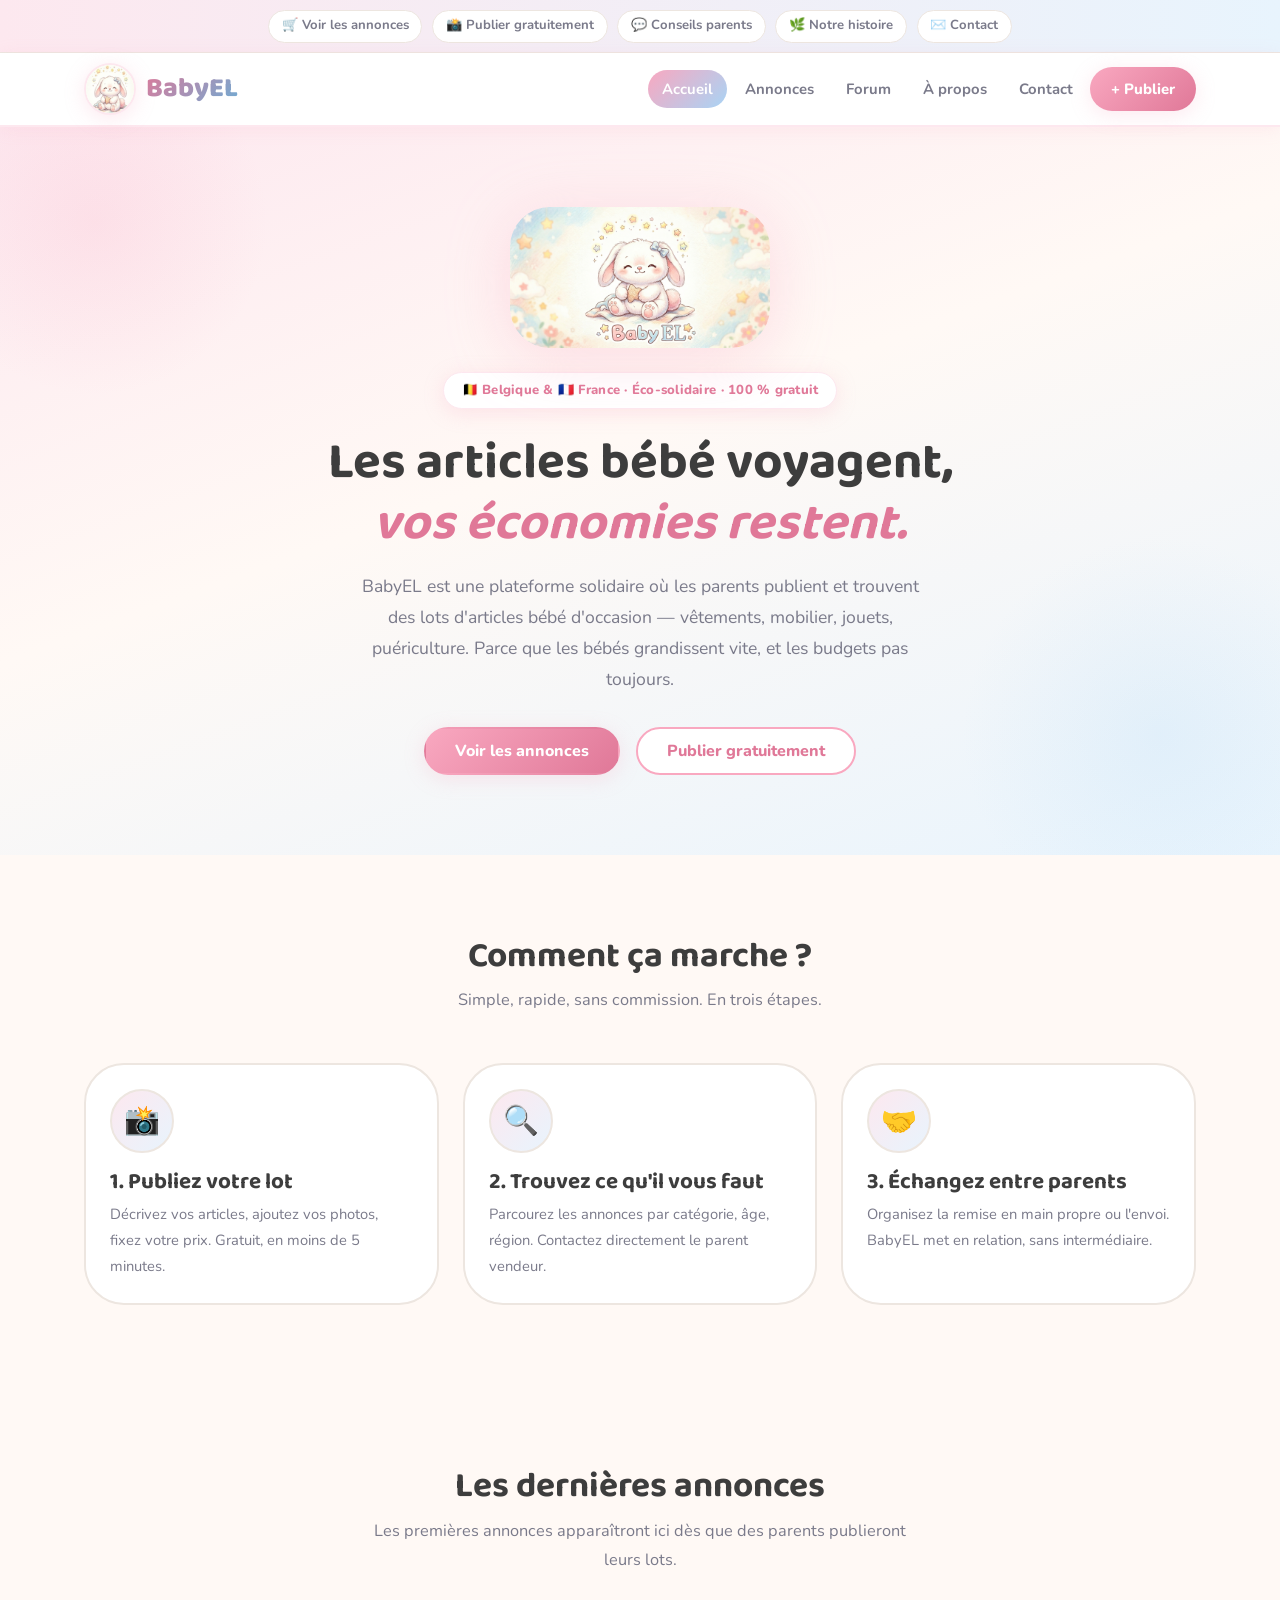
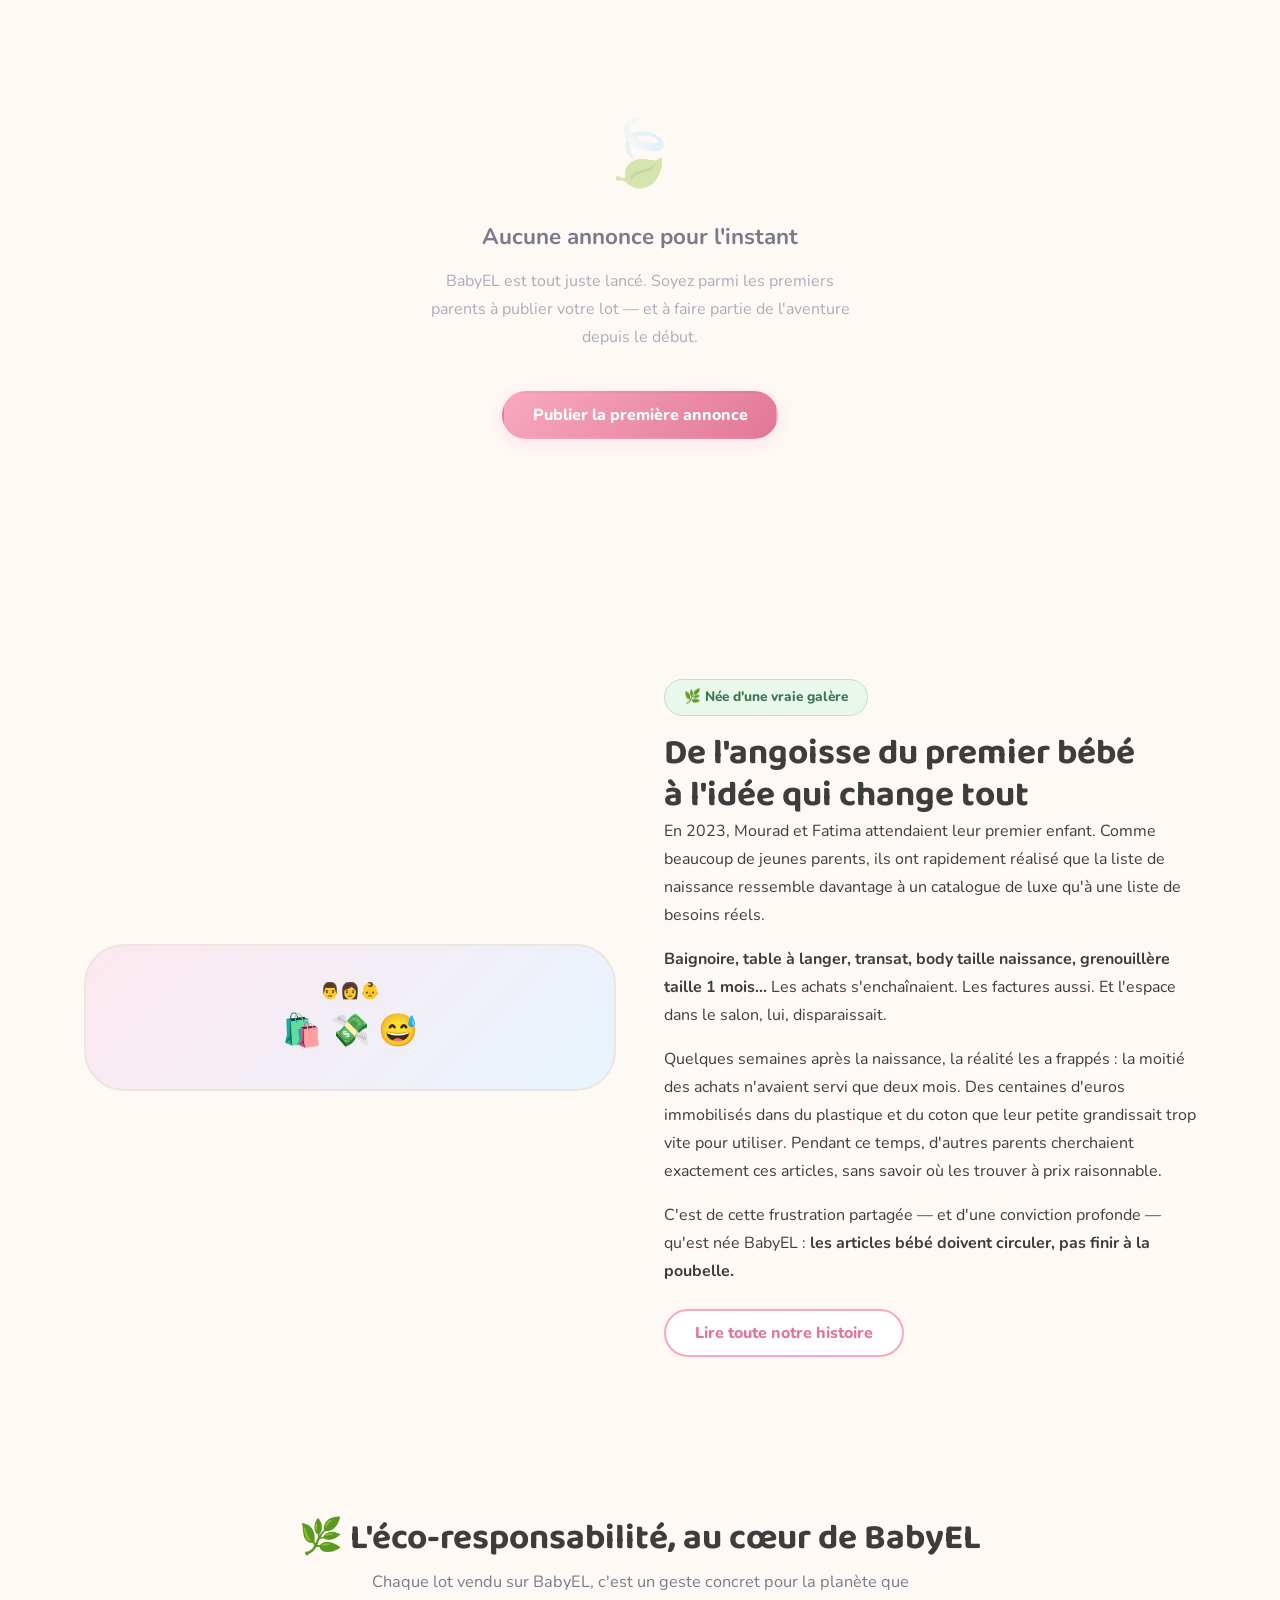
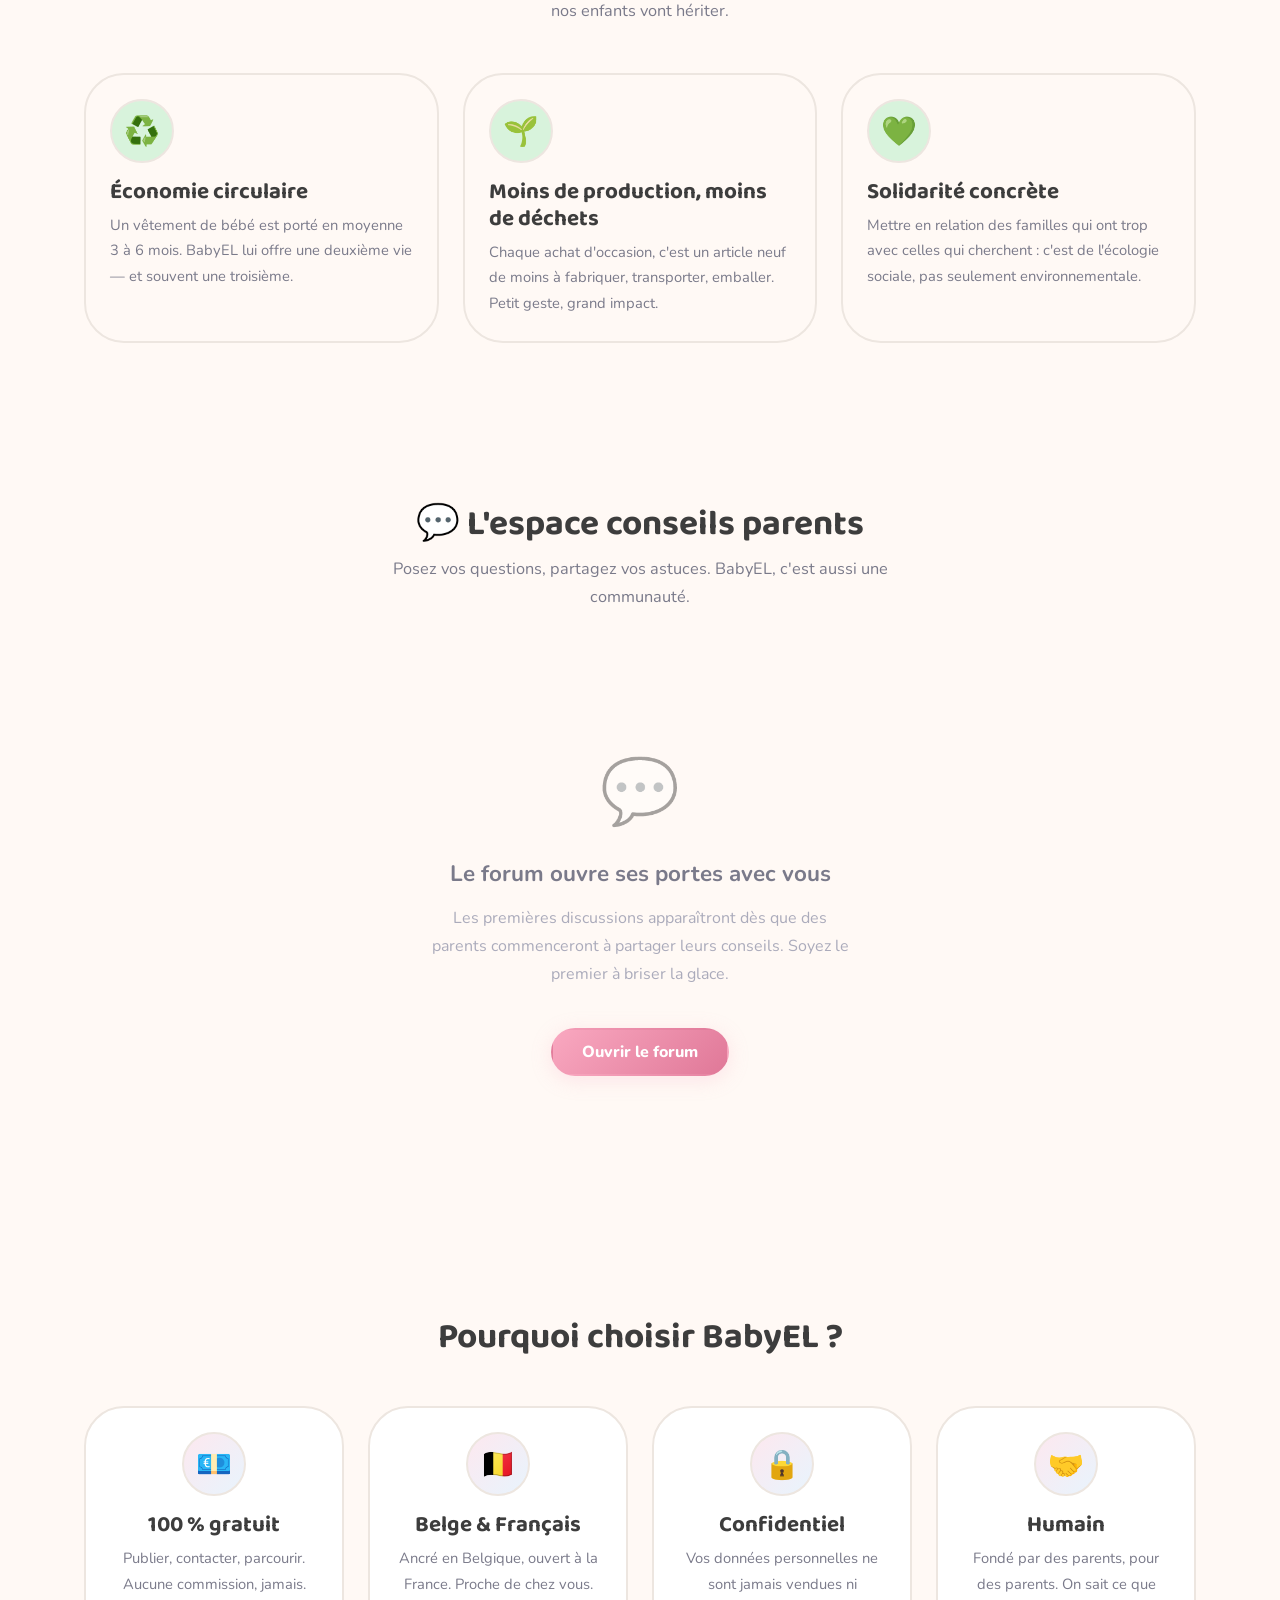
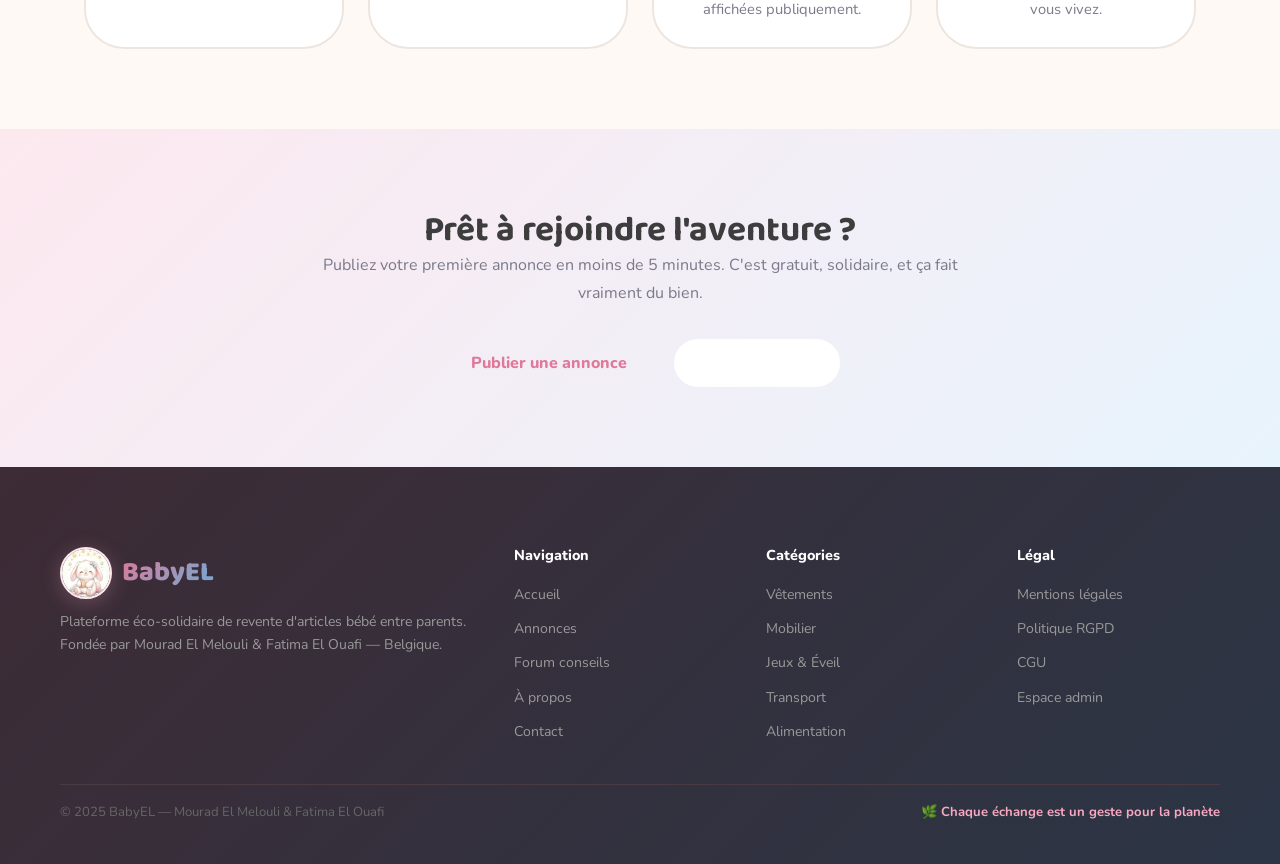
<file: index.html>
<!DOCTYPE html>
<html lang="fr">
<head>
  <meta charset="UTF-8"/>
  <meta name="viewport" content="width=device-width, initial-scale=1.0"/>
  <meta name="description" content="BabyEL — La plateforme éco-solidaire belge et française de revente d'articles bébé entre parents. Née de notre propre galère de jeunes parents."/>
  <meta name="robots" content="index, follow"/>
  <meta property="og:title" content="BabyEL — Articles bébé d'occasion, entre parents"/>
  <meta property="og:description" content="Plateforme solidaire, éco-responsable, 100% gratuite. Belgique & France."/>
  <meta property="og:type" content="website"/>
  <title>BabyEL — Articles bébé d'occasion | Belgique & France</title>
  <link rel="stylesheet" href="style.css"/>
</head>
<body>

<a class="skip-link" href="#main-content">Aller au contenu principal</a>

<!-- Bandeau admin (caché visiteurs, visible après login) -->
<div class="admin-bar" id="adminBar" role="complementary" aria-label="Barre d'administration">
  <span><span class="admin-badge">ADMIN</span> Bienvenue, Mourad &amp; Fatima</span>
  <nav aria-label="Raccourcis admin">
    <a href="admin.html">🏠 Dashboard</a>
    <a href="admin.html#annonces">📦 Annonces</a>
    <a href="admin.html#forum">💬 Forum</a>
    <a href="admin.html#contenu">✏️ Contenu</a>
    <a href="admin.html#stats">📊 Stats</a>
  </nav>
  <button onclick="document.getElementById('adminBar').classList.remove('visible')" style="background:none;border:none;color:#888;cursor:pointer;font-size:1.1rem;" aria-label="Fermer la barre admin">✕</button>
</div>

<!-- Raccourcis rapides pour tous -->
<div class="quick-links" role="navigation" aria-label="Raccourcis rapides">
  <a href="annonces.html" class="quick-link">🛒 Voir les annonces</a>
  <a href="publier.html"  class="quick-link">📸 Publier gratuitement</a>
  <a href="forum.html"    class="quick-link">💬 Conseils parents</a>
  <a href="apropos.html"  class="quick-link">🌿 Notre histoire</a>
  <a href="contact.html"  class="quick-link">✉️ Contact</a>
</div>

<header role="banner">
  <div class="header-inner">
    <a href="index.html" class="logo" aria-label="BabyEL — Retour à l'accueil">
      <img src="logo-small.png" alt="" class="logo-img" aria-hidden="true"/>
      <span class="logo-text">BabyEL</span>
    </a>
    <button class="burger-btn" aria-expanded="false" aria-controls="main-nav" aria-label="Ouvrir le menu">
      <span></span><span></span><span></span>
    </button>
    <nav id="main-nav" role="navigation" aria-label="Navigation principale">
      <a href="index.html" class="active" aria-current="page">Accueil</a>
      <a href="annonces.html">Annonces</a>
      <a href="forum.html">Forum</a>
      <a href="apropos.html">À propos</a>
      <a href="contact.html">Contact</a>
      <a href="publier.html" class="btn-nav">+ Publier</a>
    </nav>
  </div>
</header>

<main id="main-content">

  <!-- ── HERO ── -->
  <section class="hero" aria-labelledby="hero-h1">
    <div class="hero-content container">
        <img src="logo.png" alt="BabyEL — logo lapin" class="hero-logo"/>
      <p class="hero-badge">🇧🇪 Belgique &amp; 🇫🇷 France · Éco-solidaire · 100 % gratuit</p>
      <h1 id="hero-h1">
        Les articles bébé voyagent,<br>
        <em>vos économies restent.</em>
      </h1>
      <p class="lead">
        BabyEL est une plateforme solidaire où les parents publient et trouvent des lots d'articles bébé d'occasion —
        vêtements, mobilier, jouets, puériculture. Parce que les bébés grandissent vite, et les budgets pas toujours.
      </p>
      <div class="hero-actions">
        <a href="annonces.html" class="btn btn-primary">Voir les annonces</a>
        <a href="publier.html"  class="btn btn-secondary">Publier gratuitement</a>
      </div>
    </div>
  </section>

  <!-- ── COMMENT ÇA MARCHE ── -->
  <section style="background:var(--white);" aria-labelledby="how-h2">
    <div class="container">
      <div class="section-title">
        <h2 id="how-h2">Comment ça marche ?</h2>
        <p>Simple, rapide, sans commission. En trois étapes.</p>
      </div>
      <div class="grid-3">
        <div class="card">
          <div class="card-icon" aria-hidden="true">📸</div>
          <h3>1. Publiez votre lot</h3>
          <p>Décrivez vos articles, ajoutez vos photos, fixez votre prix. Gratuit, en moins de 5 minutes.</p>
        </div>
        <div class="card">
          <div class="card-icon" aria-hidden="true">🔍</div>
          <h3>2. Trouvez ce qu'il vous faut</h3>
          <p>Parcourez les annonces par catégorie, âge, région. Contactez directement le parent vendeur.</p>
        </div>
        <div class="card">
          <div class="card-icon" aria-hidden="true">🤝</div>
          <h3>3. Échangez entre parents</h3>
          <p>Organisez la remise en main propre ou l'envoi. BabyEL met en relation, sans intermédiaire.</p>
        </div>
      </div>
    </div>
  </section>

  <!-- ── ANNONCES (état vide — aucune fausse annonce) ── -->
  <section style="background:var(--sand);" aria-labelledby="annonces-h2">
    <div class="container">
      <div class="section-title">
        <h2 id="annonces-h2">Les dernières annonces</h2>
        <p>Les premières annonces apparaîtront ici dès que des parents publieront leurs lots.</p>
      </div>

      <div class="empty-state" role="status" aria-live="polite">
        <div class="empty-icon" aria-hidden="true">🍃</div>
        <h3>Aucune annonce pour l'instant</h3>
        <p>BabyEL est tout juste lancé. Soyez parmi les premiers parents à publier votre lot — et à faire partie de l'aventure depuis le début.</p>
        <a href="publier.html" class="btn btn-primary" style="margin-top:.5rem;">Publier la première annonce</a>
      </div>
    </div>
  </section>

  <!-- ── NOTRE HISTOIRE (storytelling réel) ── -->
  <section style="background:var(--white);" aria-labelledby="story-h2">
    <div class="container">
      <div class="story-grid">
        <div class="story-visual" aria-hidden="true" role="img" aria-label="Illustration : deux parents et leur bébé">
          👨‍👩‍👶<br/>
          <span style="font-size:2rem;">🛍️ 💸 😅</span>
        </div>
        <div class="story-text">
          <span class="eco-badge">🌿 Née d'une vraie galère</span>
          <h2 id="story-h2" style="margin-top:1rem;">
            De l'angoisse du premier bébé<br>à l'idée qui change tout
          </h2>
          <p>
            En 2023, Mourad et Fatima attendaient leur premier enfant. Comme beaucoup de jeunes parents, 
            ils ont rapidement réalisé que la liste de naissance ressemble davantage à un catalogue 
            de luxe qu'à une liste de besoins réels.
          </p>
          <p>
            <strong>Baignoire, table à langer, transat, body taille naissance, grenouillère taille 1 mois…</strong> 
            Les achats s'enchaînaient. Les factures aussi. Et l'espace dans le salon, lui, disparaissait.
          </p>
          <p>
            Quelques semaines après la naissance, la réalité les a frappés : la moitié des achats n'avaient 
            servi que deux mois. Des centaines d'euros immobilisés dans du plastique et du coton que leur 
            petite grandissait trop vite pour utiliser. Pendant ce temps, d'autres parents cherchaient 
            exactement ces articles, sans savoir où les trouver à prix raisonnable.
          </p>
          <p>
            C'est de cette frustration partagée — et d'une conviction profonde — qu'est née BabyEL : 
            <strong>les articles bébé doivent circuler, pas finir à la poubelle.</strong>
          </p>
          <a href="apropos.html" class="btn btn-secondary" style="margin-top:.5rem;">Lire toute notre histoire</a>
        </div>
      </div>
    </div>
  </section>

  <!-- ── ÉCO-ENGAGEMENT ── -->
  <section style="background:var(--green-pale);" aria-labelledby="eco-h2">
    <div class="container">
      <div class="section-title">
        <h2 id="eco-h2">🌿 L'éco-responsabilité, au cœur de BabyEL</h2>
        <p>Chaque lot vendu sur BabyEL, c'est un geste concret pour la planète que nos enfants vont hériter.</p>
      </div>
      <div class="grid-3">
        <div class="card" style="background:var(--white);">
          <div class="card-icon" style="background:#D8F3DC;" aria-hidden="true">♻️</div>
          <h3>Économie circulaire</h3>
          <p>Un vêtement de bébé est porté en moyenne 3 à 6 mois. BabyEL lui offre une deuxième vie — et souvent une troisième.</p>
        </div>
        <div class="card" style="background:var(--white);">
          <div class="card-icon" style="background:#D8F3DC;" aria-hidden="true">🌱</div>
          <h3>Moins de production, moins de déchets</h3>
          <p>Chaque achat d'occasion, c'est un article neuf de moins à fabriquer, transporter, emballer. Petit geste, grand impact.</p>
        </div>
        <div class="card" style="background:var(--white);">
          <div class="card-icon" style="background:#D8F3DC;" aria-hidden="true">💚</div>
          <h3>Solidarité concrète</h3>
          <p>Mettre en relation des familles qui ont trop avec celles qui cherchent : c'est de l'écologie sociale, pas seulement environnementale.</p>
        </div>
      </div>
    </div>
  </section>

  <!-- ── APERÇU FORUM ── -->
  <section style="background:var(--sand);" aria-labelledby="forum-preview-h2">
    <div class="container">
      <div class="section-title">
        <h2 id="forum-preview-h2">💬 L'espace conseils parents</h2>
        <p>Posez vos questions, partagez vos astuces. BabyEL, c'est aussi une communauté.</p>
      </div>

      <div class="empty-state" role="status">
        <div class="empty-icon" aria-hidden="true">💬</div>
        <h3>Le forum ouvre ses portes avec vous</h3>
        <p>Les premières discussions apparaîtront dès que des parents commenceront à partager leurs conseils. Soyez le premier à briser la glace.</p>
        <a href="forum.html" class="btn btn-primary" style="margin-top:.5rem;">Ouvrir le forum</a>
      </div>
    </div>
  </section>

  <!-- ── POURQUOI NOUS ── -->
  <section style="background:var(--white);" aria-labelledby="why-h2">
    <div class="container">
      <div class="section-title">
        <h2 id="why-h2">Pourquoi choisir BabyEL ?</h2>
      </div>
      <div class="grid-4">
        <div class="card" style="text-align:center; align-items:center;">
          <div class="card-icon" style="margin:0 auto var(--s2);" aria-hidden="true">💶</div>
          <h3>100 % gratuit</h3>
          <p>Publier, contacter, parcourir. Aucune commission, jamais.</p>
        </div>
        <div class="card" style="text-align:center; align-items:center;">
          <div class="card-icon" style="margin:0 auto var(--s2);" aria-hidden="true">🇧🇪</div>
          <h3>Belge &amp; Français</h3>
          <p>Ancré en Belgique, ouvert à la France. Proche de chez vous.</p>
        </div>
        <div class="card" style="text-align:center; align-items:center;">
          <div class="card-icon" style="margin:0 auto var(--s2);" aria-hidden="true">🔒</div>
          <h3>Confidentiel</h3>
          <p>Vos données personnelles ne sont jamais vendues ni affichées publiquement.</p>
        </div>
        <div class="card" style="text-align:center; align-items:center;">
          <div class="card-icon" style="margin:0 auto var(--s2);" aria-hidden="true">🤝</div>
          <h3>Humain</h3>
          <p>Fondé par des parents, pour des parents. On sait ce que vous vivez.</p>
        </div>
      </div>
    </div>
  </section>

  <!-- ── CTA FINALE ── -->
  <section class="cta-band" aria-labelledby="cta-h2">
    <div class="container" style="max-width:700px; text-align:center;">
      <h2 id="cta-h2">Prêt à rejoindre l'aventure&nbsp;?</h2>
      <p>Publiez votre première annonce en moins de 5 minutes. C'est gratuit, solidaire, et ça fait vraiment du bien.</p>
      <div class="hero-actions">
        <a href="publier.html" class="btn btn-peach">Publier une annonce</a>
        <a href="apropos.html" class="btn btn-secondary" style="border-color:white;color:white;">Notre histoire</a>
      </div>
    </div>
  </section>

</main>

<!-- ── FOOTER ── -->
<footer role="contentinfo">
  <div class="footer-grid">
    <div class="footer-brand">
      <a href="index.html" class="logo" aria-label="BabyEL accueil">
        <img src="logo-small.png" alt="" class="logo-img" aria-hidden="true"/>
        <span class="logo-text">BabyEL</span>
      </a>
      <p class="footer-desc">Plateforme éco-solidaire de revente d'articles bébé entre parents.<br>Fondée par Mourad El Melouli &amp; Fatima El Ouafi — Belgique.</p>
    </div>
    <div class="footer-col">
      <h4>Navigation</h4>
      <ul>
        <li><a href="index.html">Accueil</a></li>
        <li><a href="annonces.html">Annonces</a></li>
        <li><a href="forum.html">Forum conseils</a></li>
        <li><a href="apropos.html">À propos</a></li>
        <li><a href="contact.html">Contact</a></li>
      </ul>
    </div>
    <div class="footer-col">
      <h4>Catégories</h4>
      <ul>
        <li><a href="annonces.html?cat=vetements">Vêtements</a></li>
        <li><a href="annonces.html?cat=mobilier">Mobilier</a></li>
        <li><a href="annonces.html?cat=jeux">Jeux &amp; Éveil</a></li>
        <li><a href="annonces.html?cat=transport">Transport</a></li>
        <li><a href="annonces.html?cat=alimentation">Alimentation</a></li>
      </ul>
    </div>
    <div class="footer-col">
      <h4>Légal</h4>
      <ul>
        <li><a href="contact.html#legal">Mentions légales</a></li>
        <li><a href="contact.html#privacy">Politique RGPD</a></li>
        <li><a href="contact.html#cgu">CGU</a></li>
        <li><a href="admin.html">Espace admin</a></li>
      </ul>
    </div>
  </div>
  <div class="footer-bottom">
    <p>© 2025 BabyEL — Mourad El Melouli &amp; Fatima El Ouafi</p>
    <p class="footer-eco">🌿 Chaque échange est un geste pour la planète</p>
  </div>
</footer>

<script>
  // ── Menu burger
  const burger = document.querySelector('.burger-btn');
  const nav    = document.getElementById('main-nav');
  burger.addEventListener('click', () => {
    const open = nav.classList.toggle('open');
    burger.setAttribute('aria-expanded', open);
  });
  document.addEventListener('keydown', e => {
    if (e.key === 'Escape' && nav.classList.contains('open')) {
      nav.classList.remove('open');
      burger.setAttribute('aria-expanded', 'false');
      burger.focus();
    }
  });

  // ── Démo : activer la barre admin avec ?admin=1 dans l'URL
  if (new URLSearchParams(location.search).get('admin') === '1') {
    document.getElementById('adminBar').classList.add('visible');
  }
</script>
</body>
</html>
</file>
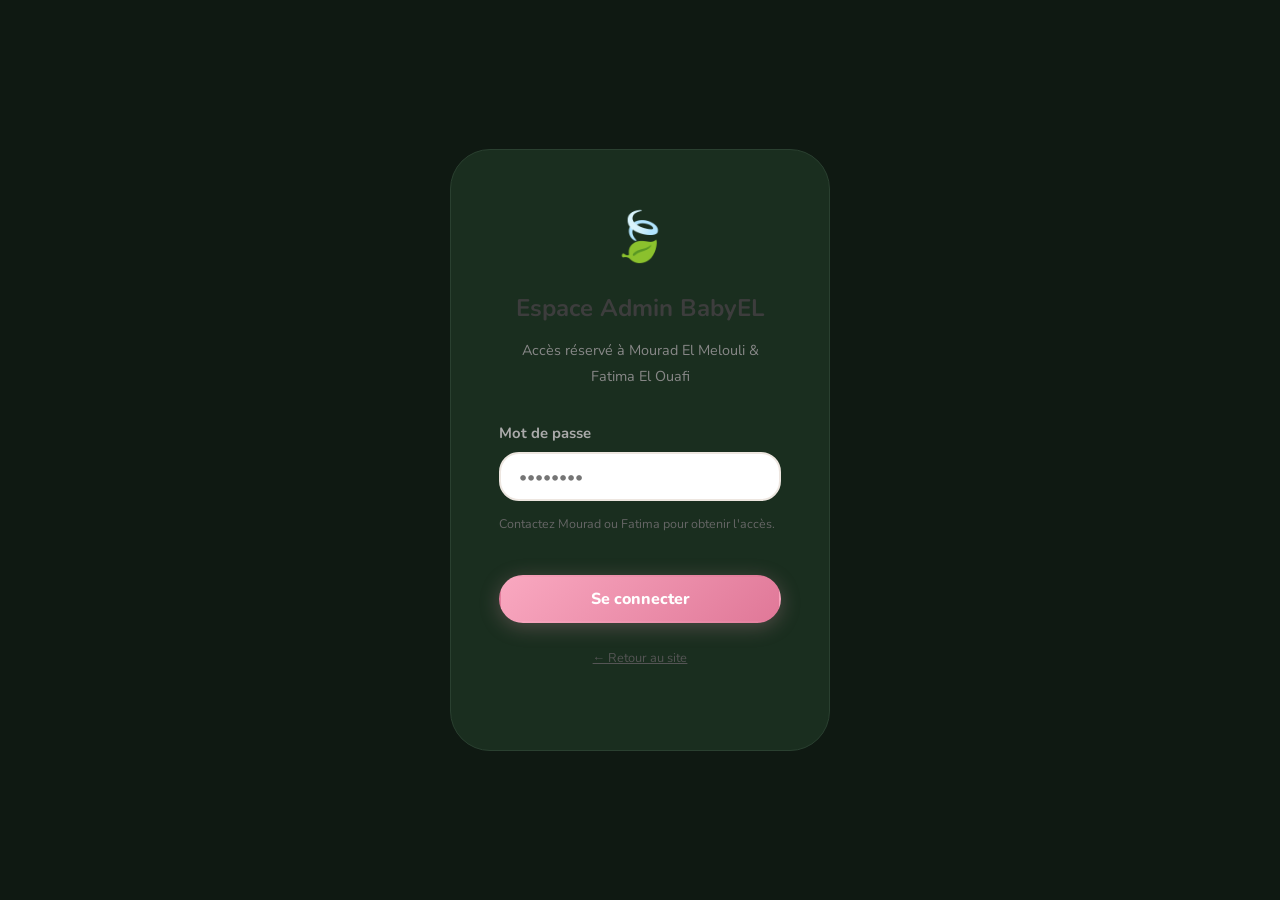
<file: admin.html>
<!DOCTYPE html>
<html lang="fr">
<head>
  <meta charset="UTF-8"/>
  <meta name="viewport" content="width=device-width, initial-scale=1.0"/>
  <meta name="robots" content="noindex, nofollow"/>
  <title>Espace Admin — BabyEL</title>
  <link rel="stylesheet" href="style.css"/>
  <style>
    body { background: #0F1912; }
    .admin-wrap { min-height:100vh; display:flex; flex-direction:column; }
    .admin-topbar { background:#1A2E1F; border-bottom:1px solid #2A4030; padding:.75rem var(--s3); display:flex; align-items:center; justify-content:space-between; gap:var(--s2); flex-wrap:wrap; }
    .admin-topbar .logo-text { color:var(--green-light); }
    .admin-topbar nav a { color:#aaa; text-decoration:none; font-size:.88rem; font-weight:600; margin-left:.75rem; }
    .admin-topbar nav a:hover { color:var(--green-light); }
    .admin-main { flex:1; padding:var(--s4) var(--s3); max-width:1200px; margin:0 auto; width:100%; }
    h1.admin-h1 { font-family:var(--font-body); font-size:1.5rem; font-weight:700; color:var(--white); margin-bottom:var(--s4); }
    .admin-grid { display:grid; grid-template-columns:repeat(4,1fr); gap:var(--s3); margin-bottom:var(--s5); }
    .stat-card { background:#1A2E1F; border:1px solid #2A4030; border-radius:var(--r-lg); padding:var(--s3); text-align:center; }
    .stat-num  { font-family:var(--font-display); font-size:2.5rem; color:var(--green-light); display:block; }
    .stat-lbl  { font-size:.82rem; color:#888; }
    .admin-panel { background:#1A2E1F; border:1px solid #2A4030; border-radius:var(--r-xl); padding:var(--s4); margin-bottom:var(--s4); }
    .admin-panel h2 { font-family:var(--font-body); font-size:1.1rem; font-weight:700; color:var(--green-light); margin-bottom:var(--s3); display:flex; align-items:center; gap:.5rem; }
    .admin-table { width:100%; border-collapse:collapse; font-size:.88rem; color:#ccc; }
    .admin-table th { text-align:left; padding:.6rem 1rem; background:#111B13; color:#777; font-size:.78rem; text-transform:uppercase; letter-spacing:.05em; border-bottom:1px solid #2A4030; }
    .admin-table td { padding:.7rem 1rem; border-bottom:1px solid #1F3525; vertical-align:top; }
    .admin-table tr:last-child td { border:none; }
    .admin-table tr:hover td { background:rgba(116,198,157,.05); }
    .badge-active { background:rgba(116,198,157,.15); color:var(--green-light); padding:.15rem .6rem; border-radius:var(--r-full); font-size:.75rem; font-weight:700; }
    .badge-pending{ background:rgba(255,171,118,.15); color:var(--peach); padding:.15rem .6rem; border-radius:var(--r-full); font-size:.75rem; font-weight:700; }
    .btn-admin { display:inline-flex; align-items:center; gap:.3rem; padding:.35rem .9rem; border-radius:var(--r-full); font-size:.8rem; font-weight:700; cursor:pointer; border:1px solid; text-decoration:none; transition:all .18s; }
    .btn-a-green { background:transparent; color:var(--green-light); border-color:var(--green-light); }
    .btn-a-green:hover { background:var(--green-light); color:#111; }
    .btn-a-red   { background:transparent; color:#f87171; border-color:#f87171; }
    .btn-a-red:hover   { background:#f87171; color:white; }
    .btn-a-orange{ background:transparent; color:var(--peach); border-color:var(--peach); }
    .btn-a-orange:hover{ background:var(--peach); color:#111; }
    .edit-field { background:#111B13; border:1px solid #2A4030; border-radius:var(--r-sm); color:#ddd; font-family:var(--font-body); font-size:.9rem; padding:.5rem .75rem; width:100%; margin-bottom:.5rem; }
    .edit-field:focus { border-color:var(--green-light); outline:none; box-shadow:0 0 0 2px rgba(116,198,157,.2); }
    .admin-login { display:flex; align-items:center; justify-content:center; min-height:100vh; }
    .login-card  { background:#1A2E1F; border:1px solid #2A4030; border-radius:var(--r-xl); padding:var(--s5); max-width:380px; width:100%; text-align:center; }
    .login-card h1 { font-family:var(--font-body); font-size:1.5rem; color:var(--white); margin-bottom:var(--s2); }
    .login-card p  { color:#888; font-size:.9rem; margin-bottom:var(--s4); max-width:100%; }
    @media(max-width:768px){ .admin-grid{grid-template-columns:1fr 1fr;} }
    @media(max-width:480px){ .admin-grid{grid-template-columns:1fr;} }
  </style>
</head>
<body class="admin-wrap">

<!-- LOGIN (affiché si non connecté) -->
<div id="login-screen" class="admin-login">
  <div class="login-card">
    <div style="font-size:3rem;margin-bottom:var(--s2);" aria-hidden="true">🍃</div>
    <h1>Espace Admin BabyEL</h1>
    <p>Accès réservé à Mourad El Melouli &amp; Fatima El Ouafi</p>
    <div class="form-group" style="text-align:left;">
      <label for="admin-pw" style="color:#aaa;">Mot de passe</label>
      <input type="password" id="admin-pw" class="edit-field" placeholder="••••••••"
        aria-describedby="pw-hint"/>
      <p id="pw-hint" style="font-size:.78rem;color:#666;margin-top:.3rem;max-width:100%;">Contactez Mourad ou Fatima pour obtenir l'accès.</p>
    </div>
    <p id="login-err" style="color:#f87171;font-size:.85rem;display:none;">Mot de passe incorrect.</p>
    <button class="btn btn-primary" onclick="tryLogin()" style="width:100%;margin-top:.5rem;">Se connecter</button>
    <p style="margin-top:var(--s3);font-size:.8rem;color:#555;max-width:100%;">
      <a href="index.html" style="color:#555;">← Retour au site</a>
    </p>
  </div>
</div>

<!-- DASHBOARD (caché jusqu'au login) -->
<div id="dashboard" style="display:none; flex-direction:column; min-height:100vh;">

  <!-- Topbar admin -->
  <div class="admin-topbar">
    <a href="index.html" class="logo" aria-label="BabyEL — Voir le site public">
      <div class="logo-mark" aria-hidden="true">🍃</div>
      <span class="logo-text">BabyEL Admin</span>
    </a>
    <nav aria-label="Navigation admin">
      <a href="#stats">Statistiques</a>
      <a href="#annonces">Annonces</a>
      <a href="#forum">Forum</a>
      <a href="#contenu">Contenu</a>
      <a href="index.html" target="_blank">Voir le site →</a>
      <a href="#" onclick="logout()" style="color:#f87171;">Déconnexion</a>
    </nav>
  </div>

  <div class="admin-main">
    <h1 class="admin-h1">👋 Bonjour, Mourad &amp; Fatima !</h1>

    <!-- STATS -->
    <section id="stats" aria-labelledby="stats-h2">
      <h2 style="color:#888;font-size:.82rem;text-transform:uppercase;letter-spacing:.08em;margin-bottom:var(--s2);font-family:var(--font-body);" id="stats-h2">Vue d'ensemble</h2>
      <div class="admin-grid">
        <div class="stat-card">
          <span class="stat-num" id="stat-annonces">0</span>
          <span class="stat-lbl">Annonces publiées</span>
        </div>
        <div class="stat-card">
          <span class="stat-num" id="stat-forum">0</span>
          <span class="stat-lbl">Posts forum</span>
        </div>
        <div class="stat-card">
          <span class="stat-num">🇧🇪 🇫🇷</span>
          <span class="stat-lbl">Pays actifs</span>
        </div>
        <div class="stat-card">
          <span class="stat-num" style="font-size:1.5rem;">En ligne ✓</span>
          <span class="stat-lbl">Statut du site</span>
        </div>
      </div>
    </section>

    <!-- ANNONCES -->
    <section id="annonces" aria-labelledby="ann-h2">
      <div class="admin-panel">
        <h2 id="ann-h2">📦 Gestion des annonces</h2>
        <div id="annonces-list">
          <p style="color:#666;font-size:.9rem;">Aucune annonce pour l'instant. Les annonces publiées par les parents apparaîtront ici.</p>
        </div>
        <div style="margin-top:var(--s3);">
          <button class="btn-admin btn-a-red" onclick="clearAnnonces()">🗑️ Effacer toutes les annonces (test)</button>
        </div>
      </div>
    </section>

    <!-- FORUM -->
    <section id="forum" aria-labelledby="forum-h2">
      <div class="admin-panel">
        <h2 id="forum-h2">💬 Modération du forum</h2>
        <p style="color:#666;font-size:.9rem;">Les nouveaux messages soumis par les parents apparaîtront ici pour validation avant publication.</p>
        <div id="forum-list" style="margin-top:var(--s2);">
          <p style="color:#555;font-size:.85rem;">Aucun message en attente.</p>
        </div>
      </div>
    </section>

    <!-- CONTENU ÉDITORIAL -->
    <section id="contenu" aria-labelledby="contenu-h2">
      <div class="admin-panel">
        <h2 id="contenu-h2">✏️ Modifier le contenu du site</h2>
        <p style="color:#888;font-size:.88rem;margin-bottom:var(--s3);">
          Ces champs vous permettent de mettre à jour les textes clés du site sans toucher au code.
          <br/><em style="color:#555;">Note : dans cette version statique, les modifications s'affichent ici mais doivent être reportées dans le HTML. Une version avec backend permettra la modification en temps réel.</em>
        </p>

        <div class="form-group">
          <label style="color:#aaa;" for="edit-hero-title">Titre principal (hero)</label>
          <input class="edit-field" id="edit-hero-title" type="text"
            value="Les articles bébé voyagent, vos économies restent."/>
        </div>
        <div class="form-group">
          <label style="color:#aaa;" for="edit-hero-sub">Sous-titre hero</label>
          <textarea class="edit-field" id="edit-hero-sub" rows="3">BabyEL est une plateforme solidaire où les parents publient et trouvent des lots d'articles bébé d'occasion — vêtements, mobilier, jouets, puériculture.</textarea>
        </div>
        <div class="form-group">
          <label style="color:#aaa;" for="edit-contact-email">E-mail de contact affiché</label>
          <input class="edit-field" id="edit-contact-email" type="email" value="contact@babyel.be"/>
        </div>
        <div class="form-group">
          <label style="color:#aaa;" for="edit-eco-msg">Message éco-responsable (footer)</label>
          <input class="edit-field" id="edit-eco-msg" type="text" value="🌿 Chaque échange est un geste pour la planète"/>
        </div>
        <button class="btn-admin btn-a-green" onclick="saveContent()">💾 Sauvegarder les modifications</button>
        <p id="save-msg" style="color:var(--green-light);font-size:.82rem;margin-top:.5rem;display:none;">✓ Sauvegardé localement.</p>
      </div>
    </section>

    <!-- LIENS RAPIDES ADMIN -->
    <section aria-label="Actions rapides">
      <div class="admin-panel">
        <h2>⚡ Actions rapides</h2>
        <div style="display:flex;gap:var(--s2);flex-wrap:wrap;">
          <a href="publier.html" class="btn-admin btn-a-green" target="_blank">📝 Tester le formulaire annonce</a>
          <a href="forum.html"   class="btn-admin btn-a-orange" target="_blank">💬 Voir le forum</a>
          <a href="annonces.html" class="btn-admin btn-a-green" target="_blank">🛒 Voir les annonces</a>
          <a href="contact.html" class="btn-admin btn-a-green" target="_blank">✉️ Page contact</a>
          <a href="apropos.html" class="btn-admin btn-a-green" target="_blank">📖 Page À propos</a>
          <button class="btn-admin btn-a-red" onclick="if(confirm('Effacer toutes les données de test ?')){ localStorage.clear(); updateStats(); alert('Données effacées.'); }">🗑️ Réinitialiser données test</button>
        </div>
      </div>
    </section>

  </div>
</div><!-- fin #dashboard -->

<script>
  // ── Mot de passe admin simple (à remplacer par auth serveur au lancement)
  const ADMIN_PW = 'Mourad1009'; // Changez ce mot de passe avant déploiement !
  const ADMIN_KEY = 'babyel_admin_logged';

  function tryLogin() {
    const pw = document.getElementById('admin-pw').value;
    if (pw === ADMIN_PW) {
      sessionStorage.setItem(ADMIN_KEY, '1');
      showDashboard();
    } else {
      document.getElementById('login-err').style.display = 'block';
    }
  }
  document.getElementById('admin-pw').addEventListener('keypress', e => { if(e.key==='Enter') tryLogin(); });

  function logout() {
    sessionStorage.removeItem(ADMIN_KEY);
    location.reload();
  }

  function showDashboard() {
    document.getElementById('login-screen').style.display = 'none';
    document.getElementById('dashboard').style.display = 'flex';
    updateStats();
    renderAnnonces();
  }

  function updateStats() {
    const annonces = JSON.parse(localStorage.getItem('babyel_annonces') || '[]');
    document.getElementById('stat-annonces').textContent = annonces.length;
    document.getElementById('stat-forum').textContent = '0';
  }

  function renderAnnonces() {
    const annonces = JSON.parse(localStorage.getItem('babyel_annonces') || '[]');
    const list = document.getElementById('annonces-list');
    if (annonces.length === 0) {
      list.innerHTML = '<p style="color:#666;font-size:.9rem;">Aucune annonce pour l\'instant.</p>';
      return;
    }
    list.innerHTML = `
      <table class="admin-table" aria-label="Liste des annonces">
        <thead><tr>
          <th>Titre</th><th>Catégorie</th><th>Prix</th><th>Lieu</th><th>Date</th><th>Actions</th>
        </tr></thead>
        <tbody>
          ${annonces.map((a,i) => `
            <tr>
              <td>${a.titre}</td>
              <td>${a.categorie}</td>
              <td><strong>${a.prix} €</strong></td>
              <td>${a.ville || ''}, ${a.pays || ''}</td>
              <td>${new Date(a.date).toLocaleDateString('fr-BE')}</td>
              <td style="display:flex;gap:.4rem;flex-wrap:wrap;">
                <button class="btn-admin btn-a-red" onclick="deleteAnnonce(${i})" aria-label="Supprimer l'annonce ${a.titre}">🗑️</button>
              </td>
            </tr>`).join('')}
        </tbody>
      </table>`;
  }

  function deleteAnnonce(idx) {
    if (!confirm('Supprimer cette annonce ?')) return;
    const a = JSON.parse(localStorage.getItem('babyel_annonces') || '[]');
    a.splice(idx, 1);
    localStorage.setItem('babyel_annonces', JSON.stringify(a));
    updateStats(); renderAnnonces();
  }

  function clearAnnonces() {
    if (!confirm('Effacer TOUTES les annonces ?')) return;
    localStorage.removeItem('babyel_annonces');
    updateStats(); renderAnnonces();
  }

  function saveContent() {
    const data = {
      heroTitle: document.getElementById('edit-hero-title').value,
      heroSub:   document.getElementById('edit-hero-sub').value,
      email:     document.getElementById('edit-contact-email').value,
      ecoMsg:    document.getElementById('edit-eco-msg').value,
    };
    localStorage.setItem('babyel_content', JSON.stringify(data));
    const msg = document.getElementById('save-msg');
    msg.style.display = 'block';
    setTimeout(() => msg.style.display = 'none', 3000);
  }

  // Charger contenu sauvegardé
  function loadContent() {
    const data = JSON.parse(localStorage.getItem('babyel_content') || '{}');
    if (data.heroTitle) document.getElementById('edit-hero-title').value = data.heroTitle;
    if (data.heroSub)   document.getElementById('edit-hero-sub').value   = data.heroSub;
    if (data.email)     document.getElementById('edit-contact-email').value = data.email;
    if (data.ecoMsg)    document.getElementById('edit-eco-msg').value    = data.ecoMsg;
  }

  // Auto-login si session active
  if (sessionStorage.getItem(ADMIN_KEY) === '1') {
    showDashboard();
    loadContent();
  }
</script>
</body>
</html>
</file>
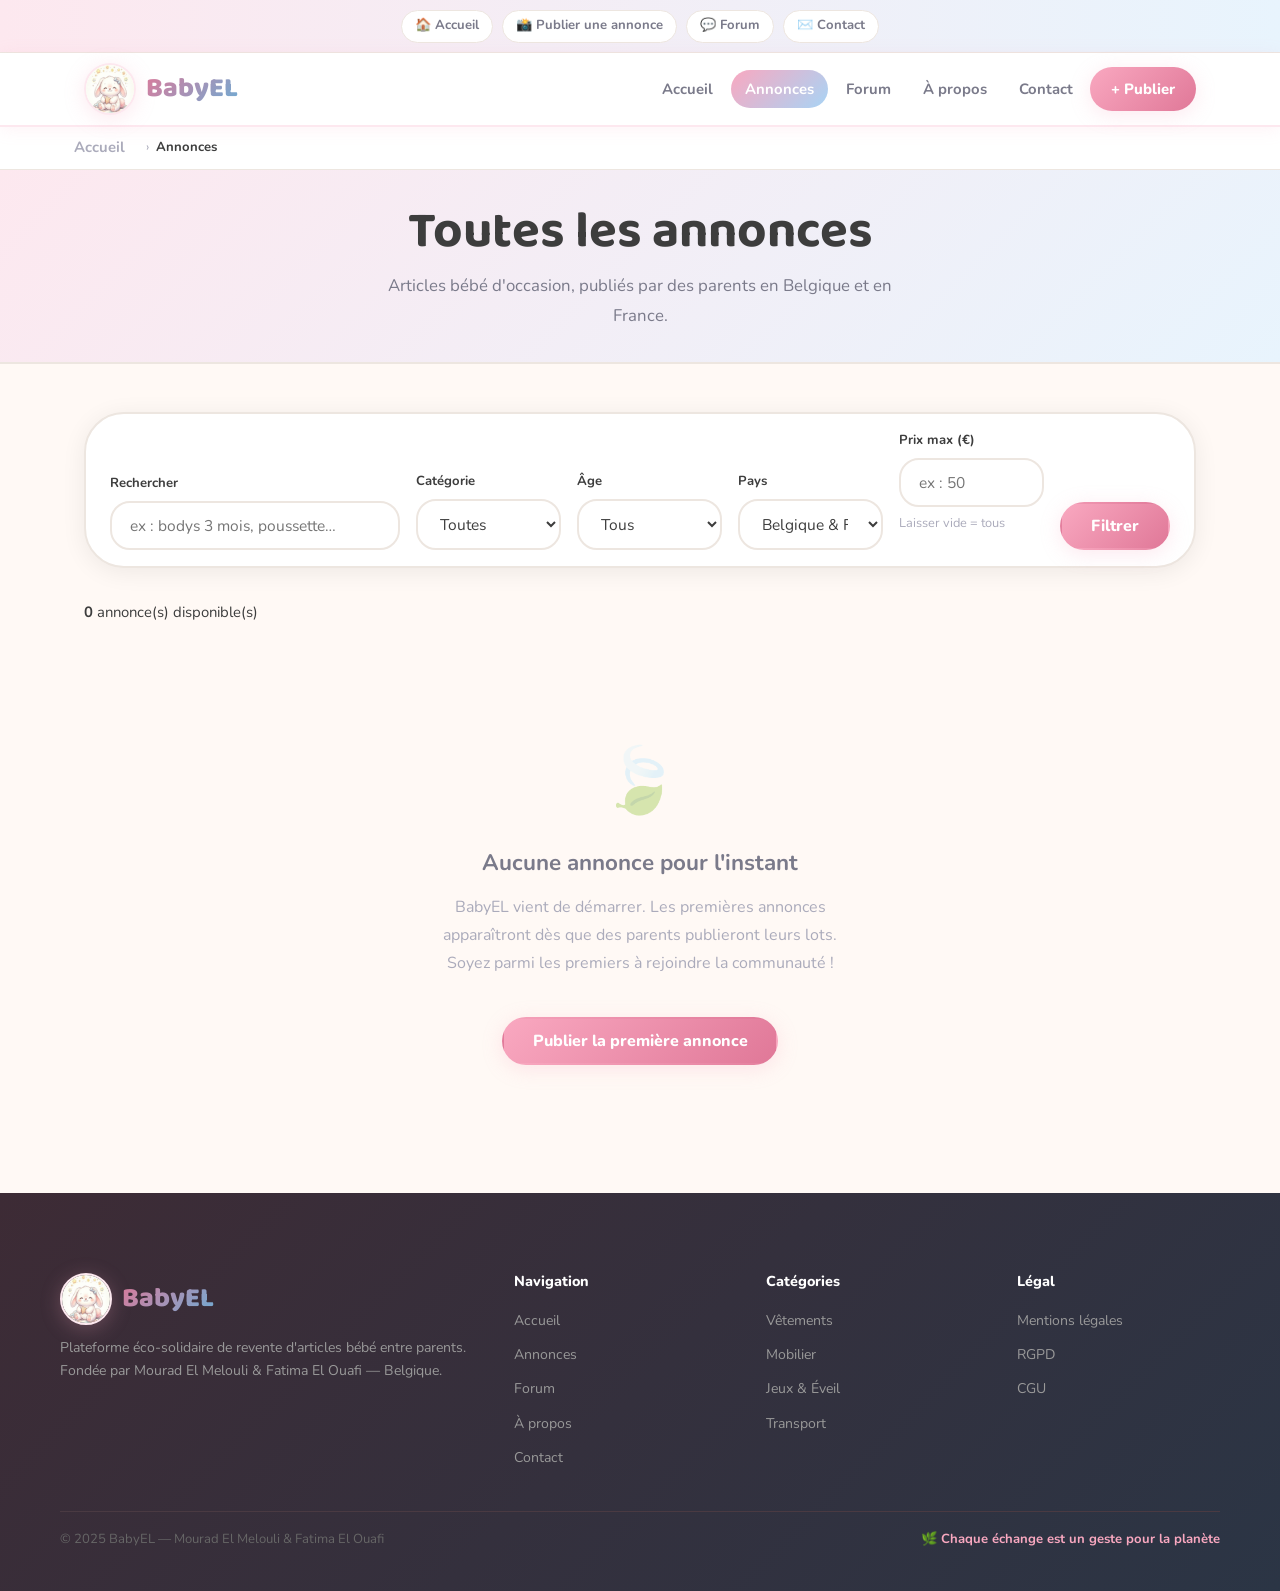
<file: annonces.html>
<!DOCTYPE html>
<html lang="fr">
<head>
  <meta charset="UTF-8"/>
  <meta name="viewport" content="width=device-width, initial-scale=1.0"/>
  <meta name="description" content="Toutes les annonces BabyEL — Articles bébé d'occasion entre parents, en Belgique et en France."/>
  <title>Annonces — BabyEL</title>
  <link rel="stylesheet" href="style.css"/>
</head>
<body>

<a class="skip-link" href="#main-content">Aller au contenu principal</a>

<div class="quick-links" role="navigation" aria-label="Raccourcis rapides">
  <a href="index.html"    class="quick-link">🏠 Accueil</a>
  <a href="publier.html"  class="quick-link">📸 Publier une annonce</a>
  <a href="forum.html"    class="quick-link">💬 Forum</a>
  <a href="contact.html"  class="quick-link">✉️ Contact</a>
</div>

<header role="banner">
  <div class="header-inner">
    <a href="index.html" class="logo" aria-label="BabyEL — Retour à l'accueil">
      <img src="logo-small.png" alt="" class="logo-img" aria-hidden="true"/>
      <span class="logo-text">BabyEL</span>
    </a>
    <button class="burger-btn" aria-expanded="false" aria-controls="main-nav" aria-label="Ouvrir le menu">
      <span></span><span></span><span></span>
    </button>
    <nav id="main-nav" role="navigation" aria-label="Navigation principale">
      <a href="index.html">Accueil</a>
      <a href="annonces.html" class="active" aria-current="page">Annonces</a>
      <a href="forum.html">Forum</a>
      <a href="apropos.html">À propos</a>
      <a href="contact.html">Contact</a>
      <a href="publier.html" class="btn-nav">+ Publier</a>
    </nav>
  </div>
</header>

<nav class="breadcrumb" aria-label="Fil d'Ariane">
  <ol>
    <li><a href="index.html">Accueil</a></li>
    <li><span aria-current="page">Annonces</span></li>
  </ol>
</nav>

<main id="main-content">

  <div class="page-header">
    <h1>Toutes les annonces</h1>
    <p>Articles bébé d'occasion, publiés par des parents en Belgique et en France.</p>
  </div>

  <section style="padding: var(--s5) var(--s3); background: var(--sand);">
    <div class="container">

      <!-- FILTRES -->
      <div class="filter-bar" role="search" aria-label="Filtrer les annonces">
        <div class="form-group" style="flex:2; min-width:200px;">
          <label for="f-search">Rechercher</label>
          <input type="search" id="f-search" name="q" placeholder="ex : bodys 3 mois, poussette…" aria-label="Rechercher dans les annonces"/>
        </div>
        <div class="form-group">
          <label for="f-cat">Catégorie</label>
          <select id="f-cat" name="cat">
            <option value="">Toutes</option>
            <option>Vêtements</option>
            <option>Mobilier</option>
            <option>Jeux &amp; Éveil</option>
            <option>Transport</option>
            <option>Alimentation</option>
            <option>Bain &amp; Hygiène</option>
          </select>
        </div>
        <div class="form-group">
          <label for="f-age">Âge</label>
          <select id="f-age" name="age">
            <option value="">Tous</option>
            <option>0–3 mois</option>
            <option>3–6 mois</option>
            <option>6–12 mois</option>
            <option>1–2 ans</option>
            <option>2–3 ans</option>
            <option>3 ans +</option>
          </select>
        </div>
        <div class="form-group">
          <label for="f-pays">Pays</label>
          <select id="f-pays" name="pays">
            <option value="">Belgique &amp; France</option>
            <option>🇧🇪 Belgique</option>
            <option>🇫🇷 France</option>
          </select>
        </div>
        <div class="form-group">
          <label for="f-prix">Prix max (€)</label>
          <input type="number" id="f-prix" name="prix" min="1" max="999" placeholder="ex : 50" aria-describedby="prix-f-hint"/>
          <p id="prix-f-hint" class="hint">Laisser vide = tous</p>
        </div>
        <div>
          <button class="btn btn-primary" type="button" id="btn-filter" aria-label="Appliquer les filtres">Filtrer</button>
        </div>
      </div>

      <!-- RÉSULTATS -->
      <div id="results-count" aria-live="polite" aria-atomic="true" style="margin-bottom:var(--s3); color:var(--text-mid); font-size:.93rem;">
        <strong id="count-num">0</strong> annonce(s) disponible(s)
      </div>

      <!-- GRILLE ANNONCES — vide au départ, remplie dynamiquement -->
      <div id="annonces-grid" class="grid-4" role="list" aria-label="Liste des annonces" aria-live="polite"></div>

      <!-- ÉTAT VIDE -->
      <div id="empty-annonces" class="empty-state" role="status">
        <div class="empty-icon" aria-hidden="true">🍃</div>
        <h3>Aucune annonce pour l'instant</h3>
        <p>
          BabyEL vient de démarrer. Les premières annonces apparaîtront dès que des parents publieront leurs lots.
          Soyez parmi les premiers à rejoindre la communauté !
        </p>
        <a href="publier.html" class="btn btn-primary" style="margin-top:.5rem;">
          Publier la première annonce
        </a>
      </div>

    </div>
  </section>

</main>

<footer role="contentinfo">
  <div class="footer-grid">
    <div class="footer-brand">
      <a href="index.html" class="logo"><img src="logo-small.png" alt="" class="logo-img" aria-hidden="true"/><span class="logo-text">BabyEL</span></a>
      <p class="footer-desc">Plateforme éco-solidaire de revente d'articles bébé entre parents.<br>Fondée par Mourad El Melouli &amp; Fatima El Ouafi — Belgique.</p>
    </div>
    <div class="footer-col"><h4>Navigation</h4><ul><li><a href="index.html">Accueil</a></li><li><a href="annonces.html">Annonces</a></li><li><a href="forum.html">Forum</a></li><li><a href="apropos.html">À propos</a></li><li><a href="contact.html">Contact</a></li></ul></div>
    <div class="footer-col"><h4>Catégories</h4><ul><li><a href="annonces.html">Vêtements</a></li><li><a href="annonces.html">Mobilier</a></li><li><a href="annonces.html">Jeux &amp; Éveil</a></li><li><a href="annonces.html">Transport</a></li></ul></div>
    <div class="footer-col"><h4>Légal</h4><ul><li><a href="contact.html#legal">Mentions légales</a></li><li><a href="contact.html#privacy">RGPD</a></li><li><a href="contact.html#cgu">CGU</a></li></ul></div>
  </div>
  <div class="footer-bottom">
    <p>© 2025 BabyEL — Mourad El Melouli &amp; Fatima El Ouafi</p>
    <p class="footer-eco">🌿 Chaque échange est un geste pour la planète</p>
  </div>
</footer>

<script>
  const burger = document.querySelector('.burger-btn');
  const nav    = document.getElementById('main-nav');
  burger.addEventListener('click', () => { const o = nav.classList.toggle('open'); burger.setAttribute('aria-expanded', o); });

  // ── Système d'annonces dynamique
  // Les annonces seront stockées dans localStorage jusqu'à l'intégration d'un vrai backend.
  // Structure d'une annonce :
  // { id, titre, categorie, age, etat, prix, pays, ville, description, prenom, date }

  const STORAGE_KEY = 'babyel_annonces';

  function loadAnnonces() {
    try { return JSON.parse(localStorage.getItem(STORAGE_KEY)) || []; }
    catch { return []; }
  }

  function etatLabel(etat) {
    const map = { neuf:'Neuf avec étiquette', tbe:'Très bon état', be:'Bon état', usage:'Bon état / usage visible' };
    return map[etat] || etat;
  }
  function etatClass(etat) {
    return 'etat-' + (etat || 'be');
  }

  function renderCard(a) {
    return `
      <article class="card-annonce" role="listitem" aria-label="Annonce : ${a.titre}">
        <div class="card-img-placeholder" aria-hidden="true">📦</div>
        <div class="card-body">
          <span class="card-tag">${a.categorie}</span>
          <h2 class="card-title">${a.titre}</h2>
          <p class="card-desc">${a.description?.substring(0,100)}${a.description?.length > 100 ? '…' : ''}</p>
          <p class="card-loc">📍 ${a.ville || ''} · ${a.pays || 'Belgique'}</p>
          <div class="card-footer">
            <span class="card-price">${a.prix} €</span>
            <span class="card-etat ${etatClass(a.etat)}">${etatLabel(a.etat)}</span>
          </div>
        </div>
      </article>`;
  }

  function renderAll() {
    const annonces = loadAnnonces();
    const grid  = document.getElementById('annonces-grid');
    const empty = document.getElementById('empty-annonces');
    const count = document.getElementById('count-num');

    // Filtres
    const q     = document.getElementById('f-search').value.toLowerCase();
    const cat   = document.getElementById('f-cat').value;
    const age   = document.getElementById('f-age').value;
    const pays  = document.getElementById('f-pays').value;
    const prix  = parseFloat(document.getElementById('f-prix').value);

    const filtered = annonces.filter(a => {
      if (q   && !a.titre?.toLowerCase().includes(q) && !a.description?.toLowerCase().includes(q)) return false;
      if (cat && a.categorie !== cat) return false;
      if (age && a.age !== age) return false;
      if (pays && a.pays !== pays) return false;
      if (!isNaN(prix) && parseFloat(a.prix) > prix) return false;
      return true;
    });

    count.textContent = filtered.length;

    if (filtered.length === 0) {
      grid.innerHTML  = '';
      empty.style.display = 'flex';
    } else {
      grid.innerHTML  = filtered.map(renderCard).join('');
      empty.style.display = 'none';
    }
  }

  document.getElementById('btn-filter').addEventListener('click', renderAll);
  document.getElementById('f-search').addEventListener('input', renderAll);

  // Écouter les nouvelles annonces publiées depuis publier.html
  window.addEventListener('storage', e => { if (e.key === STORAGE_KEY) renderAll(); });

  renderAll();
</script>
</body>
</html>
</file>
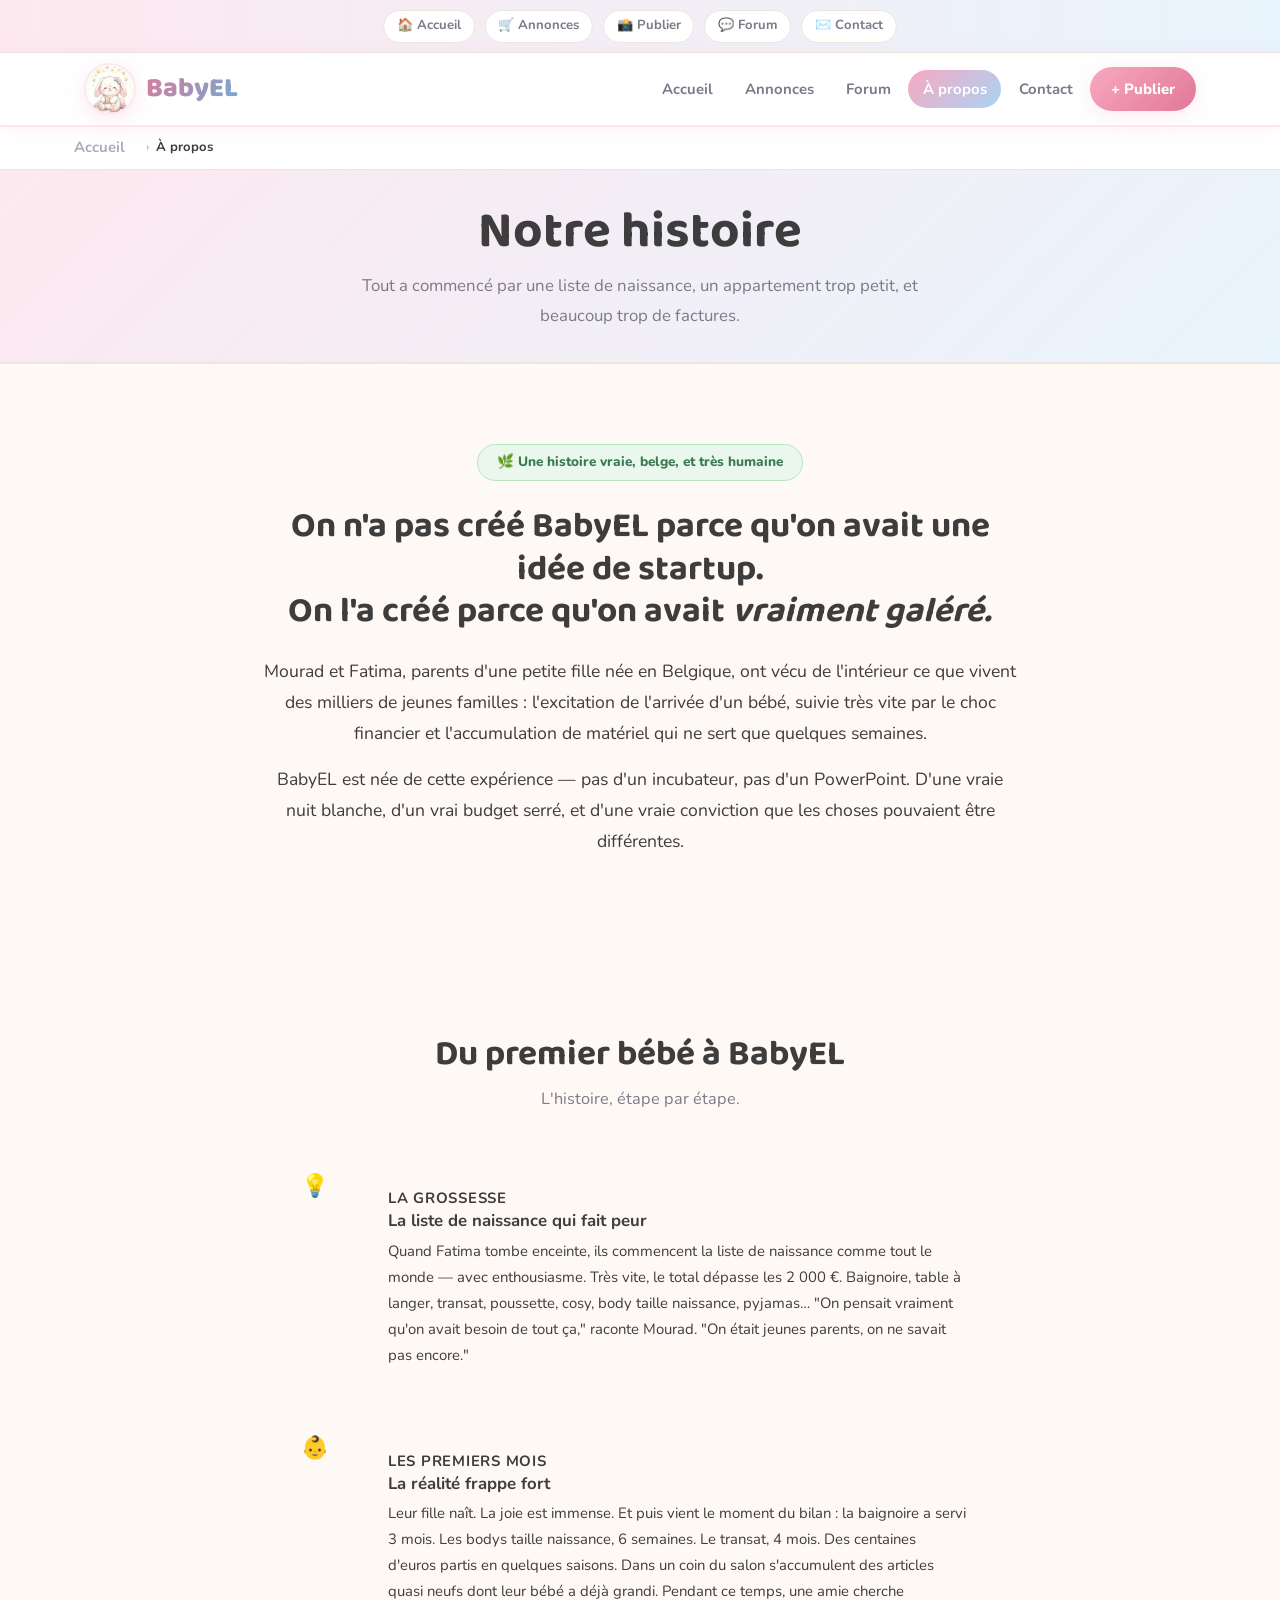
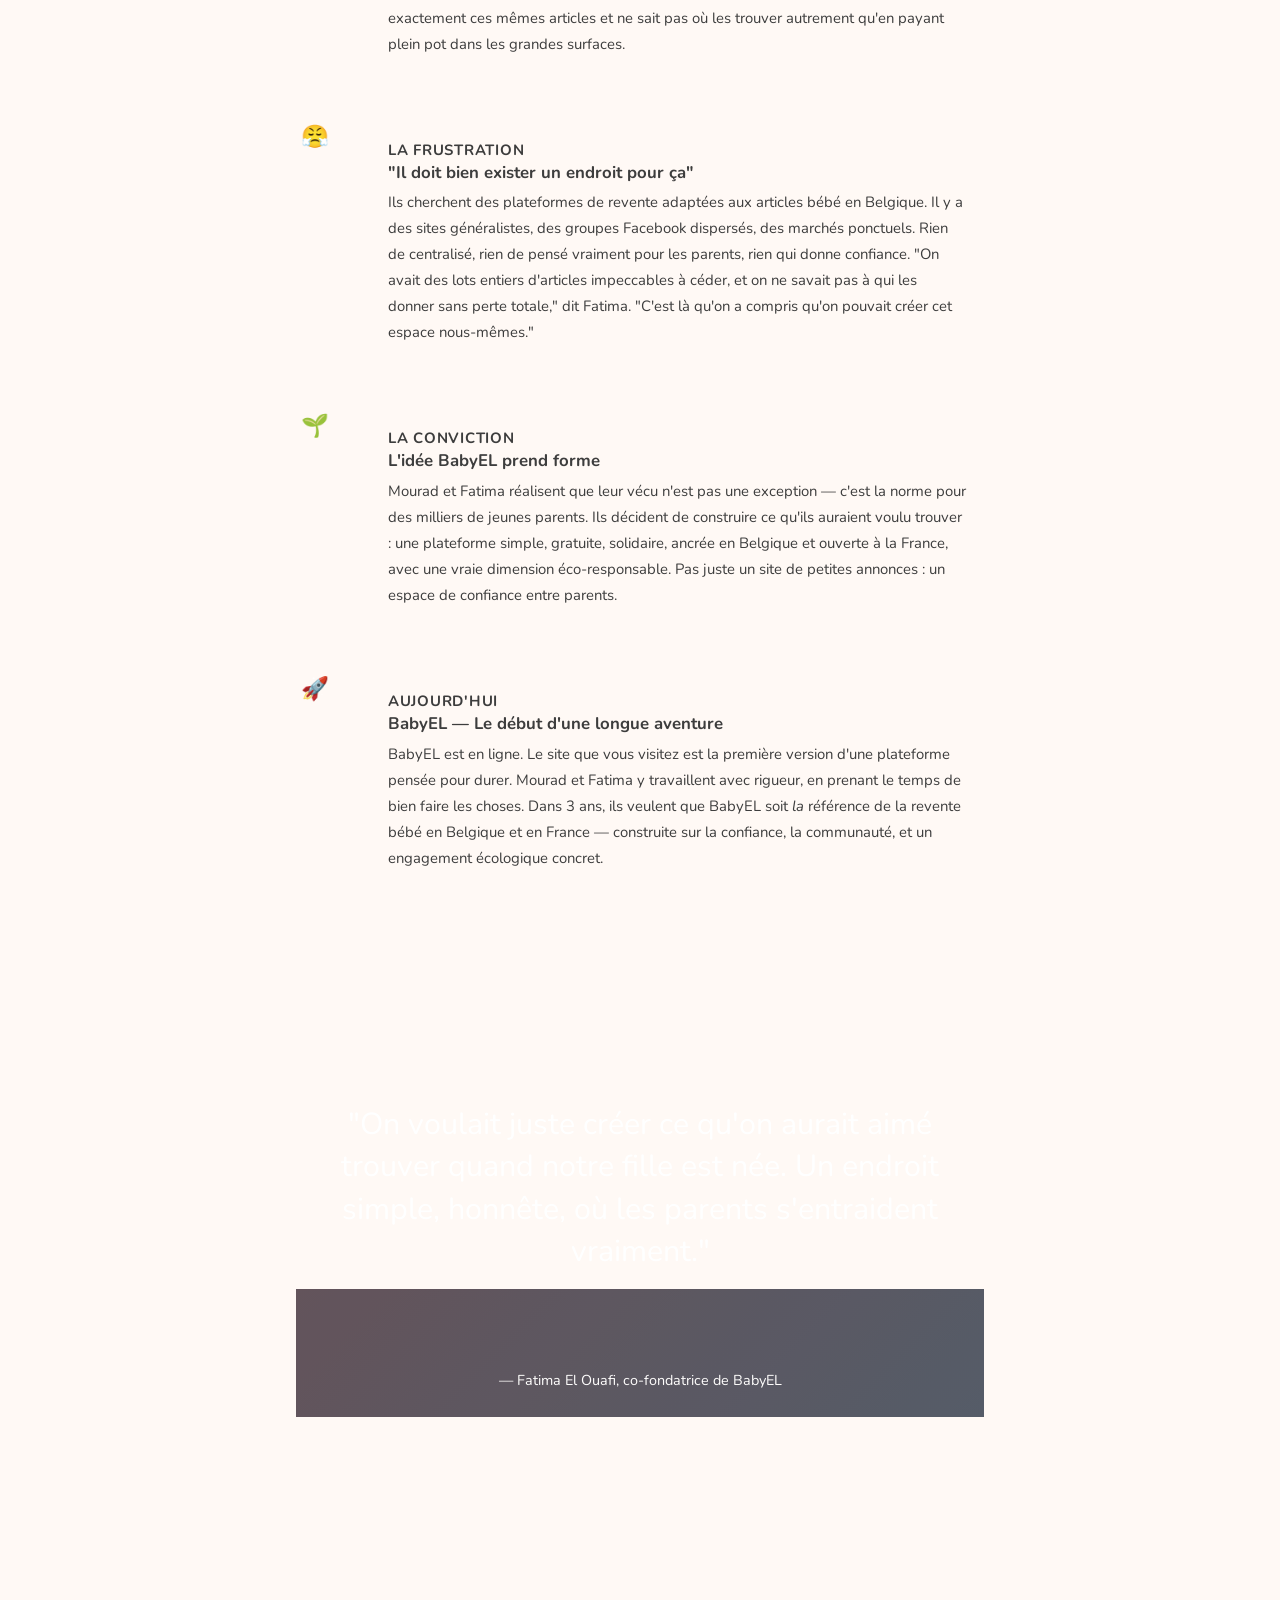
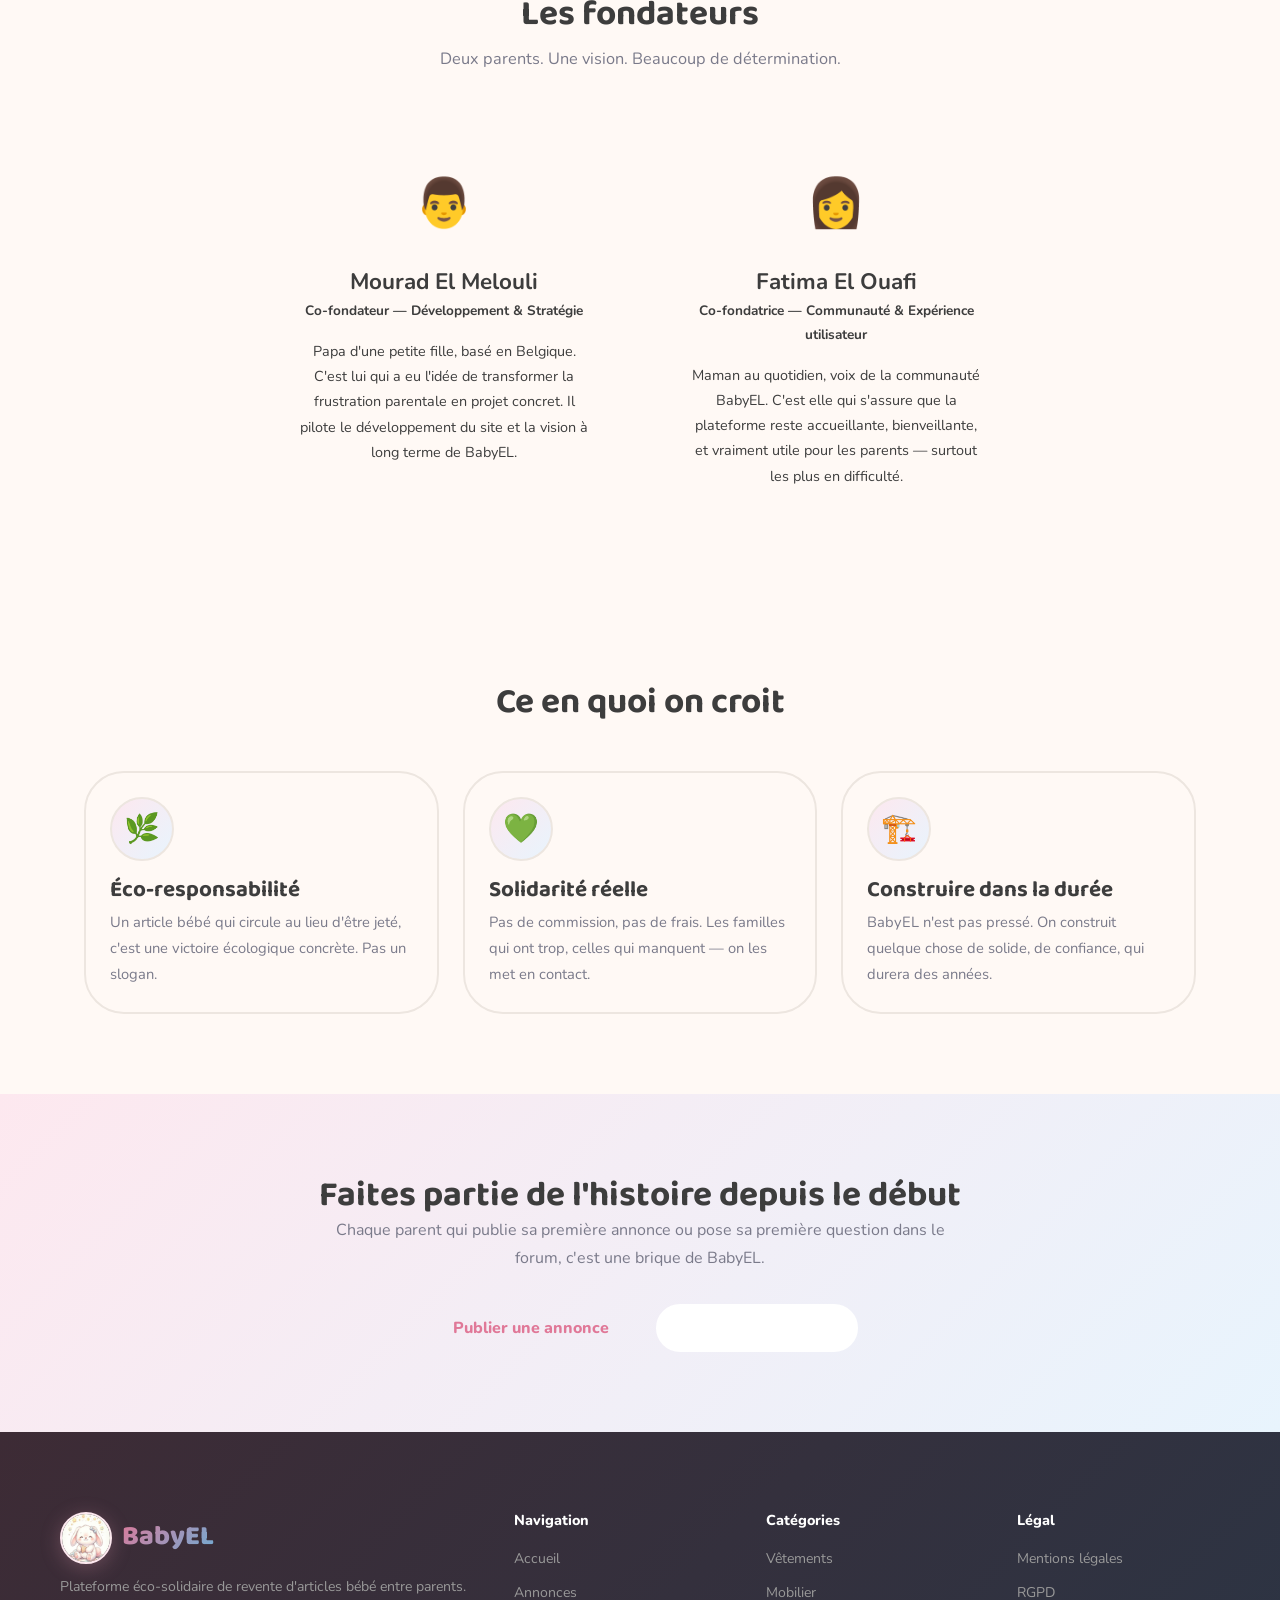
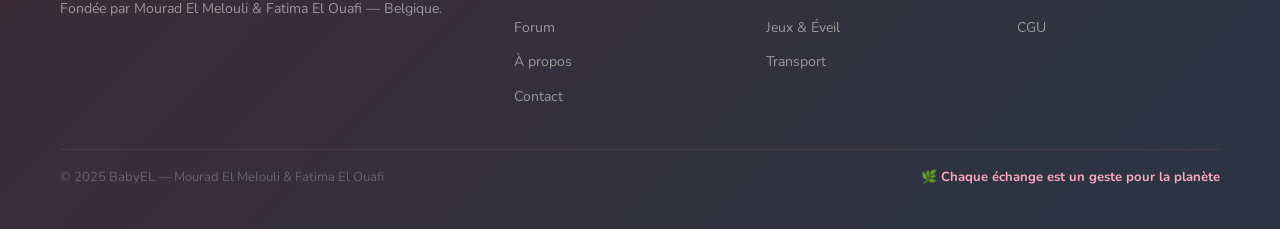
<file: apropos-1.html>
<!DOCTYPE html>
<html lang="fr">
<head>
  <meta charset="UTF-8"/>
  <meta name="viewport" content="width=device-width, initial-scale=1.0"/>
  <meta name="description" content="L'histoire vraie de BabyEL — Mourad El Melouli et Fatima El Ouafi, jeunes parents belges, et leur galère avec leur premier enfant."/>
  <title>Notre histoire — BabyEL</title>
  <link rel="stylesheet" href="style.css"/>
  <style>
    .timeline { position: relative; max-width: 700px; margin: 0 auto; }
    .timeline::before { content:""; position:absolute; left:24px; top:0; bottom:0; width:2px; background:var(--green-pale); }
    .tl-item { display:flex; gap:var(--s3); align-items:flex-start; margin-bottom:var(--s4); position:relative; }
    .tl-dot { width:50px; height:50px; border-radius:50%; background:linear-gradient(135deg,var(--green-light),var(--green-deep)); display:flex; align-items:center; justify-content:center; font-size:1.4rem; flex-shrink:0; z-index:1; box-shadow:0 0 0 4px var(--sand); }
    .tl-content { background:var(--white); border:1px solid var(--border); border-radius:var(--r-lg); padding:var(--s3); flex:1; }
    .tl-date { font-size:.8rem; font-weight:700; color:var(--green-mid); text-transform:uppercase; letter-spacing:.05em; margin-bottom:.3rem; }
    .tl-content h3 { font-family:var(--font-body); font-size:1.05rem; font-weight:700; margin-bottom:.4rem; }
    .tl-content p { font-size:.93rem; color:var(--text-mid); max-width:100%; margin:0; }
    .founders-grid { display:grid; grid-template-columns:1fr 1fr; gap:var(--s4); margin-top:var(--s4); }
    .founder-card { background:var(--white); border:1px solid var(--border); border-radius:var(--r-xl); padding:var(--s4); text-align:center; }
    .founder-avatar { width:100px; height:100px; border-radius:50%; background:linear-gradient(135deg,var(--green-light),var(--peach)); display:flex; align-items:center; justify-content:center; font-size:3rem; margin:0 auto var(--s2); border:3px solid var(--border); }
    .founder-name { font-family:var(--font-display); font-size:1.4rem; margin-bottom:.2rem; }
    .founder-role { font-size:.85rem; font-weight:700; color:var(--green-deep); margin-bottom:var(--s2); }
    .founder-bio { font-size:.9rem; color:var(--text-mid); max-width:100%; margin:0; }
    .quote-pull { background:linear-gradient(135deg,var(--green-deep),var(--green-mid)); color:white; border-radius:var(--r-xl); padding:var(--s5) var(--s4); text-align:center; position:relative; overflow:hidden; }
    .quote-pull::before { content:'"'; font-family:var(--font-display); font-size:12rem; color:rgba(255,255,255,.07); position:absolute; top:-2rem; left:1rem; line-height:1; pointer-events:none; }
    .quote-text { font-family:var(--font-display); font-size:clamp(1.2rem,3vw,1.9rem); line-height:1.4; color:white; position:relative; max-width:100%; margin:0 auto var(--s2); }
    .quote-attr { font-size:.9rem; opacity:.8; color:white; }
    @media(max-width:600px){ .founders-grid{grid-template-columns:1fr;} .tl-item{flex-direction:column;} .timeline::before{display:none;} }
  </style>
</head>
<body>

<a class="skip-link" href="#main-content">Aller au contenu principal</a>

<div class="quick-links" role="navigation" aria-label="Raccourcis rapides">
  <a href="index.html"    class="quick-link">🏠 Accueil</a>
  <a href="annonces.html" class="quick-link">🛒 Annonces</a>
  <a href="publier.html"  class="quick-link">📸 Publier</a>
  <a href="forum.html"    class="quick-link">💬 Forum</a>
  <a href="contact.html"  class="quick-link">✉️ Contact</a>
</div>

<header role="banner">
  <div class="header-inner">
    <a href="index.html" class="logo" aria-label="BabyEL — Retour à l'accueil">
      <img src="logo-small.png" alt="" class="logo-img" aria-hidden="true"/>
      <span class="logo-text">BabyEL</span>
    </a>
    <button class="burger-btn" aria-expanded="false" aria-controls="main-nav" aria-label="Ouvrir le menu">
      <span></span><span></span><span></span>
    </button>
    <nav id="main-nav" role="navigation" aria-label="Navigation principale">
      <a href="index.html">Accueil</a>
      <a href="annonces.html">Annonces</a>
      <a href="forum.html">Forum</a>
      <a href="apropos.html" class="active" aria-current="page">À propos</a>
      <a href="contact.html">Contact</a>
      <a href="publier.html" class="btn-nav">+ Publier</a>
    </nav>
  </div>
</header>

<nav class="breadcrumb" aria-label="Fil d'Ariane">
  <ol>
    <li><a href="index.html">Accueil</a></li>
    <li><span aria-current="page">À propos</span></li>
  </ol>
</nav>

<main id="main-content">

  <div class="page-header">
    <h1>Notre histoire</h1>
    <p>Tout a commencé par une liste de naissance, un appartement trop petit, et beaucoup trop de factures.</p>
  </div>

  <!-- INTRO STORY -->
  <section style="background:var(--white);" aria-labelledby="story-intro">
    <div class="container" style="max-width:800px; text-align:center;">
      <span class="eco-badge" style="margin-bottom:var(--s3); display:inline-flex;">🌿 Une histoire vraie, belge, et très humaine</span>
      <h2 id="story-intro" style="margin-bottom:var(--s3);">
        On n'a pas créé BabyEL parce qu'on avait une idée de startup.<br>
        On l'a créé parce qu'on avait <em style="color:var(--green-mid);">vraiment galéré.</em>
      </h2>
      <p style="font-size:1.1rem; color:var(--text-mid); max-width:100%;">
        Mourad et Fatima, parents d'une petite fille née en Belgique, ont vécu de l'intérieur ce que 
        vivent des milliers de jeunes familles : l'excitation de l'arrivée d'un bébé, suivie très vite 
        par le choc financier et l'accumulation de matériel qui ne sert que quelques semaines.
      </p>
      <p style="font-size:1.1rem; color:var(--text-mid); max-width:100%;">
        BabyEL est née de cette expérience — pas d'un incubateur, pas d'un PowerPoint. 
        D'une vraie nuit blanche, d'un vrai budget serré, et d'une vraie conviction que les choses 
        pouvaient être différentes.
      </p>
    </div>
  </section>

  <!-- TIMELINE HISTOIRE -->
  <section style="background:var(--sand);" aria-labelledby="timeline-h2">
    <div class="container">
      <div class="section-title">
        <h2 id="timeline-h2">Du premier bébé à BabyEL</h2>
        <p>L'histoire, étape par étape.</p>
      </div>
      <div class="timeline" role="list" aria-label="Chronologie de BabyEL">

        <div class="tl-item" role="listitem">
          <div class="tl-dot" aria-hidden="true">💡</div>
          <div class="tl-content">
            <p class="tl-date">La grossesse</p>
            <h3>La liste de naissance qui fait peur</h3>
            <p>
              Quand Fatima tombe enceinte, ils commencent la liste de naissance comme tout le monde — 
              avec enthousiasme. Très vite, le total dépasse les 2 000 €. Baignoire, table à langer, 
              transat, poussette, cosy, body taille naissance, pyjamas… 
              "On pensait vraiment qu'on avait besoin de tout ça," raconte Mourad. 
              "On était jeunes parents, on ne savait pas encore."
            </p>
          </div>
        </div>

        <div class="tl-item" role="listitem">
          <div class="tl-dot" aria-hidden="true">👶</div>
          <div class="tl-content">
            <p class="tl-date">Les premiers mois</p>
            <h3>La réalité frappe fort</h3>
            <p>
              Leur fille naît. La joie est immense. Et puis vient le moment du bilan : 
              la baignoire a servi 3 mois. Les bodys taille naissance, 6 semaines. 
              Le transat, 4 mois. Des centaines d'euros partis en quelques saisons. 
              Dans un coin du salon s'accumulent des articles quasi neufs dont leur bébé 
              a déjà grandi. Pendant ce temps, une amie cherche exactement ces mêmes articles 
              et ne sait pas où les trouver autrement qu'en payant plein pot dans les grandes surfaces.
            </p>
          </div>
        </div>

        <div class="tl-item" role="listitem">
          <div class="tl-dot" aria-hidden="true">😤</div>
          <div class="tl-content">
            <p class="tl-date">La frustration</p>
            <h3>"Il doit bien exister un endroit pour ça"</h3>
            <p>
              Ils cherchent des plateformes de revente adaptées aux articles bébé en Belgique. 
              Il y a des sites généralistes, des groupes Facebook dispersés, des marchés ponctuels. 
              Rien de centralisé, rien de pensé vraiment pour les parents, rien qui donne confiance.
              "On avait des lots entiers d'articles impeccables à céder, 
              et on ne savait pas à qui les donner sans perte totale," dit Fatima. 
              "C'est là qu'on a compris qu'on pouvait créer cet espace nous-mêmes."
            </p>
          </div>
        </div>

        <div class="tl-item" role="listitem">
          <div class="tl-dot" aria-hidden="true">🌱</div>
          <div class="tl-content">
            <p class="tl-date">La conviction</p>
            <h3>L'idée BabyEL prend forme</h3>
            <p>
              Mourad et Fatima réalisent que leur vécu n'est pas une exception — 
              c'est la norme pour des milliers de jeunes parents. 
              Ils décident de construire ce qu'ils auraient voulu trouver : 
              une plateforme simple, gratuite, solidaire, ancrée en Belgique et ouverte à la France, 
              avec une vraie dimension éco-responsable. 
              Pas juste un site de petites annonces : un espace de confiance entre parents.
            </p>
          </div>
        </div>

        <div class="tl-item" role="listitem">
          <div class="tl-dot" aria-hidden="true">🚀</div>
          <div class="tl-content">
            <p class="tl-date">Aujourd'hui</p>
            <h3>BabyEL — Le début d'une longue aventure</h3>
            <p>
              BabyEL est en ligne. Le site que vous visitez est la première version d'une plateforme 
              pensée pour durer. Mourad et Fatima y travaillent avec rigueur, en prenant le temps 
              de bien faire les choses. Dans 3 ans, ils veulent que BabyEL soit <em>la</em> référence 
              de la revente bébé en Belgique et en France — construite sur la confiance, la communauté, 
              et un engagement écologique concret.
            </p>
          </div>
        </div>

      </div>
    </div>
  </section>

  <!-- QUOTE -->
  <section style="padding: var(--s5) var(--s3); background:var(--white);">
    <div class="container" style="max-width:800px;">
      <blockquote class="quote-pull">
        <p class="quote-text">
          "On voulait juste créer ce qu'on aurait aimé trouver quand notre fille est née. 
          Un endroit simple, honnête, où les parents s'entraident vraiment."
        </p>
        <footer class="quote-attr">— Fatima El Ouafi, co-fondatrice de BabyEL</footer>
      </blockquote>
    </div>
  </section>

  <!-- FONDATEURS -->
  <section style="background:var(--sand);" aria-labelledby="founders-h2">
    <div class="container" style="max-width:800px;">
      <div class="section-title">
        <h2 id="founders-h2">Les fondateurs</h2>
        <p>Deux parents. Une vision. Beaucoup de détermination.</p>
      </div>
      <div class="founders-grid">
        <div class="founder-card">
          <div class="founder-avatar" role="img" aria-label="Portrait de Mourad El Melouli">👨</div>
          <h3 class="founder-name">Mourad El Melouli</h3>
          <p class="founder-role">Co-fondateur — Développement &amp; Stratégie</p>
          <p class="founder-bio">
            Papa d'une petite fille, basé en Belgique. 
            C'est lui qui a eu l'idée de transformer la frustration parentale en projet concret. 
            Il pilote le développement du site et la vision à long terme de BabyEL.
          </p>
        </div>
        <div class="founder-card">
          <div class="founder-avatar" role="img" aria-label="Portrait de Fatima El Ouafi">👩</div>
          <h3 class="founder-name">Fatima El Ouafi</h3>
          <p class="founder-role">Co-fondatrice — Communauté &amp; Expérience utilisateur</p>
          <p class="founder-bio">
            Maman au quotidien, voix de la communauté BabyEL. 
            C'est elle qui s'assure que la plateforme reste accueillante, bienveillante, 
            et vraiment utile pour les parents — surtout les plus en difficulté.
          </p>
        </div>
      </div>
    </div>
  </section>

  <!-- VALEURS -->
  <section style="background:var(--green-pale);" aria-labelledby="values-h2">
    <div class="container">
      <div class="section-title">
        <h2 id="values-h2">Ce en quoi on croit</h2>
      </div>
      <div class="grid-3">
        <div class="card" style="background:var(--white);">
          <div class="card-icon" aria-hidden="true">🌿</div>
          <h3>Éco-responsabilité</h3>
          <p>Un article bébé qui circule au lieu d'être jeté, c'est une victoire écologique concrète. Pas un slogan.</p>
        </div>
        <div class="card" style="background:var(--white);">
          <div class="card-icon" aria-hidden="true">💚</div>
          <h3>Solidarité réelle</h3>
          <p>Pas de commission, pas de frais. Les familles qui ont trop, celles qui manquent — on les met en contact.</p>
        </div>
        <div class="card" style="background:var(--white);">
          <div class="card-icon" aria-hidden="true">🏗️</div>
          <h3>Construire dans la durée</h3>
          <p>BabyEL n'est pas pressé. On construit quelque chose de solide, de confiance, qui durera des années.</p>
        </div>
      </div>
    </div>
  </section>

  <!-- CTA -->
  <section class="cta-band" aria-labelledby="cta-h2">
    <div class="container" style="max-width:700px; text-align:center;">
      <h2 id="cta-h2">Faites partie de l'histoire depuis le début</h2>
      <p>Chaque parent qui publie sa première annonce ou pose sa première question dans le forum, c'est une brique de BabyEL.</p>
      <div class="hero-actions">
        <a href="publier.html" class="btn btn-peach">Publier une annonce</a>
        <a href="forum.html" class="btn btn-secondary" style="border-color:white;color:white;">Rejoindre le forum</a>
      </div>
    </div>
  </section>

</main>

<footer role="contentinfo">
  <div class="footer-grid">
    <div class="footer-brand">
      <a href="index.html" class="logo" aria-label="BabyEL accueil">
        <img src="logo-small.png" alt="" class="logo-img" aria-hidden="true"/>
        <span class="logo-text">BabyEL</span>
      </a>
      <p class="footer-desc">Plateforme éco-solidaire de revente d'articles bébé entre parents.<br>Fondée par Mourad El Melouli &amp; Fatima El Ouafi — Belgique.</p>
    </div>
    <div class="footer-col"><h4>Navigation</h4><ul><li><a href="index.html">Accueil</a></li><li><a href="annonces.html">Annonces</a></li><li><a href="forum.html">Forum</a></li><li><a href="apropos.html">À propos</a></li><li><a href="contact.html">Contact</a></li></ul></div>
    <div class="footer-col"><h4>Catégories</h4><ul><li><a href="annonces.html">Vêtements</a></li><li><a href="annonces.html">Mobilier</a></li><li><a href="annonces.html">Jeux &amp; Éveil</a></li><li><a href="annonces.html">Transport</a></li></ul></div>
    <div class="footer-col"><h4>Légal</h4><ul><li><a href="contact.html#legal">Mentions légales</a></li><li><a href="contact.html#privacy">RGPD</a></li><li><a href="contact.html#cgu">CGU</a></li></ul></div>
  </div>
  <div class="footer-bottom">
    <p>© 2025 BabyEL — Mourad El Melouli &amp; Fatima El Ouafi</p>
    <p class="footer-eco">🌿 Chaque échange est un geste pour la planète</p>
  </div>
</footer>

<script>
  const burger = document.querySelector('.burger-btn');
  const nav    = document.getElementById('main-nav');
  burger.addEventListener('click', () => { const o = nav.classList.toggle('open'); burger.setAttribute('aria-expanded', o); });
</script>
</body>
</html>
</file>
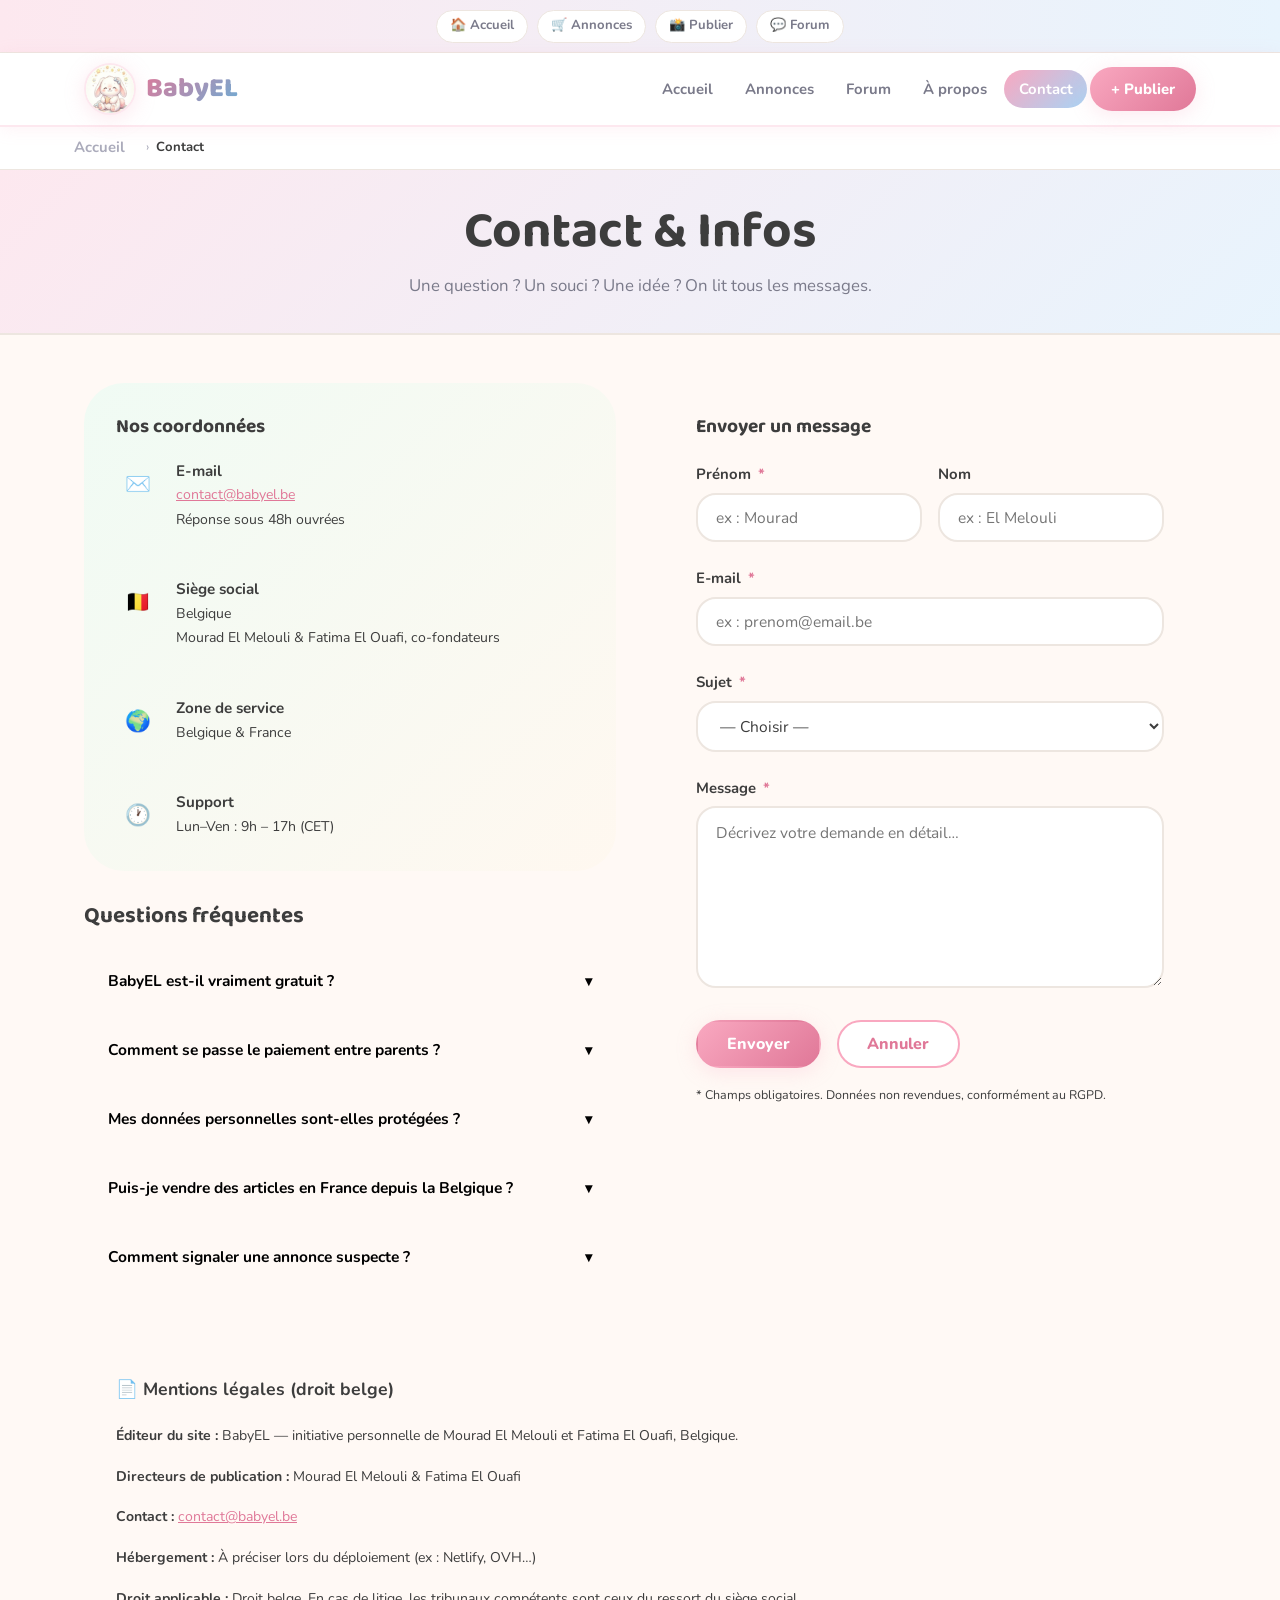
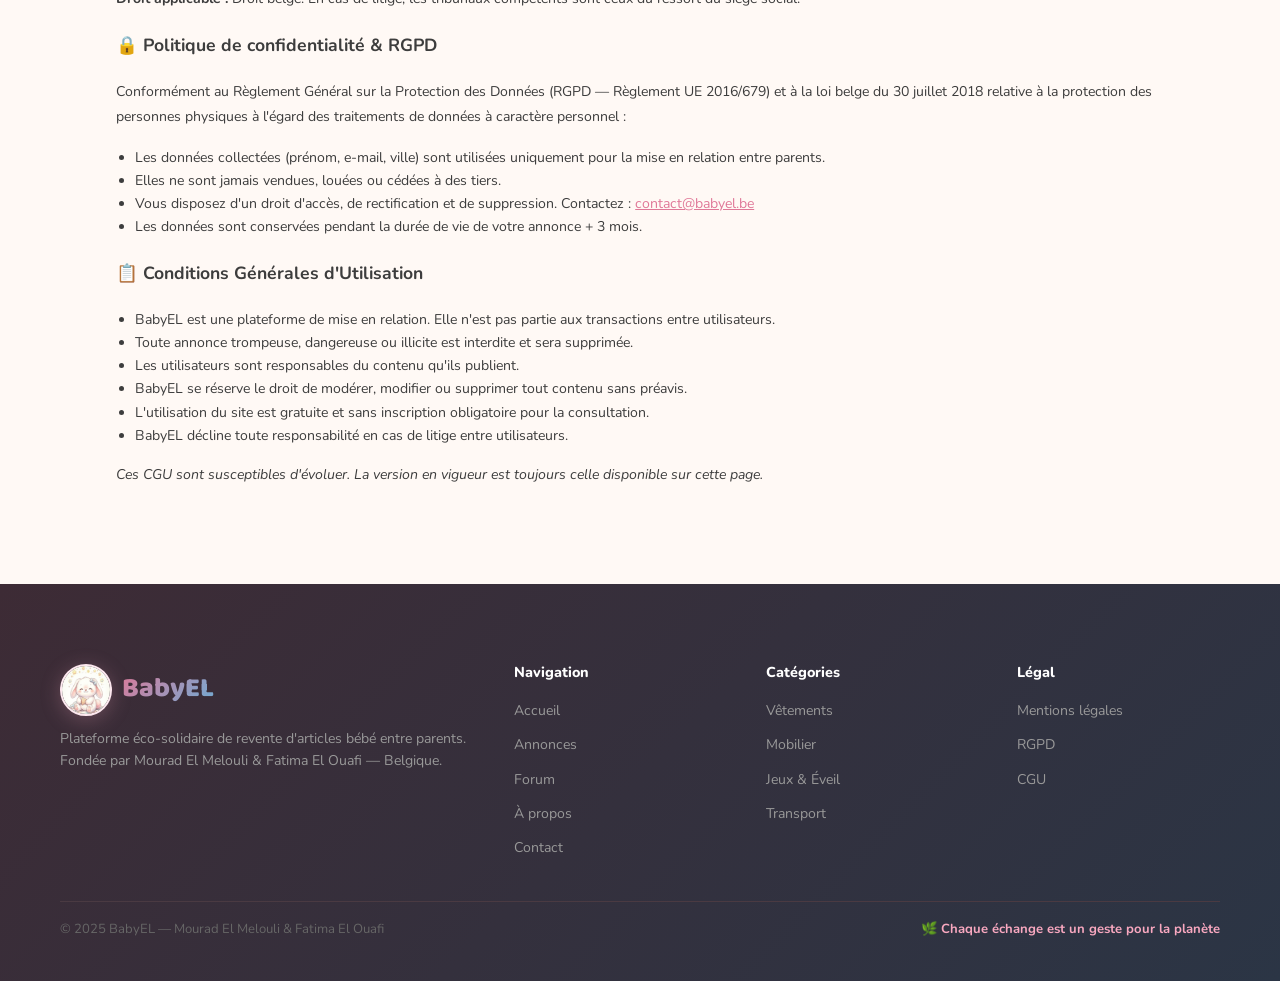
<file: contact.html>
<!DOCTYPE html>
<html lang="fr">
<head>
  <meta charset="UTF-8"/>
  <meta name="viewport" content="width=device-width, initial-scale=1.0"/>
  <meta name="description" content="Contact BabyEL — Mentions légales belges, RGPD, CGU et formulaire de contact."/>
  <title>Contact & Mentions légales — BabyEL</title>
  <link rel="stylesheet" href="style.css"/>
  <style>
    .contact-layout { display:grid; grid-template-columns:1fr 1fr; gap:var(--s5); align-items:start; }
    .info-card { background:linear-gradient(135deg,#F0FBF4,#FFF8F0); border:1px solid var(--border); border-radius:var(--r-xl); padding:var(--s4); }
    .form-card { background:var(--white); border:1px solid var(--border); border-radius:var(--r-xl); padding:var(--s4); }
    .info-item { display:flex; gap:var(--s2); align-items:flex-start; margin-bottom:var(--s3); padding-bottom:var(--s3); border-bottom:1px solid var(--border); }
    .info-item:last-child { border:none; margin:0; padding:0; }
    .info-icon { width:44px; height:44px; border-radius:50%; background:var(--white); box-shadow:var(--shadow-sm); display:flex; align-items:center; justify-content:center; font-size:1.3rem; flex-shrink:0; }
    .info-item h3 { font-family:var(--font-body); font-size:.95rem; font-weight:700; margin-bottom:.2rem; }
    .info-item p  { font-size:.88rem; color:var(--text-mid); max-width:100%; margin:0; }
    .legal-card { background:var(--white); border:1px solid var(--border); border-radius:var(--r-xl); padding:var(--s4); margin-top:var(--s5); }
    .legal-card h2 { font-size:1.1rem; font-family:var(--font-body); font-weight:700; margin-bottom:var(--s3); color:var(--green-deep); }
    .legal-card p, .legal-card li { font-size:.88rem; color:var(--text-mid); max-width:100%; }
    .legal-card ul { padding-left:1.2rem; margin-bottom:var(--s2); }
    .faq-item { background:var(--white); border:1px solid var(--border); border-radius:var(--r-lg); margin-bottom:var(--s2); overflow:hidden; }
    .faq-q { display:flex; justify-content:space-between; align-items:center; padding:var(--s2) var(--s3); cursor:pointer; font-weight:700; font-size:.97rem; background:none; border:none; width:100%; text-align:left; font-family:var(--font-body); }
    .faq-q:hover { background:var(--green-pale); }
    .faq-a { padding:0 var(--s3) var(--s2); font-size:.9rem; color:var(--text-mid); display:none; }
    .faq-a.open { display:block; }
    .faq-arrow { transition:transform .25s; font-size:.9rem; }
    .faq-q[aria-expanded="true"] .faq-arrow { transform:rotate(180deg); }
    @media(max-width:768px){ .contact-layout{grid-template-columns:1fr;} }
  </style>
</head>
<body>

<a class="skip-link" href="#main-content">Aller au contenu principal</a>

<div class="quick-links" role="navigation" aria-label="Raccourcis rapides">
  <a href="index.html"    class="quick-link">🏠 Accueil</a>
  <a href="annonces.html" class="quick-link">🛒 Annonces</a>
  <a href="publier.html"  class="quick-link">📸 Publier</a>
  <a href="forum.html"    class="quick-link">💬 Forum</a>
</div>

<header role="banner">
  <div class="header-inner">
    <a href="index.html" class="logo" aria-label="BabyEL — Retour à l'accueil">
      <img src="logo-small.png" alt="" class="logo-img" aria-hidden="true"/>
      <span class="logo-text">BabyEL</span>
    </a>
    <button class="burger-btn" aria-expanded="false" aria-controls="main-nav" aria-label="Ouvrir le menu">
      <span></span><span></span><span></span>
    </button>
    <nav id="main-nav" role="navigation" aria-label="Navigation principale">
      <a href="index.html">Accueil</a>
      <a href="annonces.html">Annonces</a>
      <a href="forum.html">Forum</a>
      <a href="apropos.html">À propos</a>
      <a href="contact.html" class="active" aria-current="page">Contact</a>
      <a href="publier.html" class="btn-nav">+ Publier</a>
    </nav>
  </div>
</header>

<nav class="breadcrumb" aria-label="Fil d'Ariane">
  <ol>
    <li><a href="index.html">Accueil</a></li>
    <li><span aria-current="page">Contact</span></li>
  </ol>
</nav>

<main id="main-content">
  <div class="page-header">
    <h1>Contact &amp; Infos</h1>
    <p>Une question ? Un souci ? Une idée ? On lit tous les messages.</p>
  </div>

  <section style="padding:var(--s5) var(--s3); background:var(--sand);">
    <div class="container">
      <div class="contact-layout">

        <!-- INFOS -->
        <div>
          <div class="info-card" aria-label="Informations de contact">
            <h2 style="font-size:1.2rem;margin-bottom:var(--s3);">Nos coordonnées</h2>
            <div class="info-item">
              <div class="info-icon" aria-hidden="true">✉️</div>
              <div>
                <h3>E-mail</h3>
                <p><a href="mailto:contact@babyel.be">contact@babyel.be</a></p>
                <p>Réponse sous 48h ouvrées</p>
              </div>
            </div>
            <div class="info-item">
              <div class="info-icon" aria-hidden="true">🇧🇪</div>
              <div>
                <h3>Siège social</h3>
                <p>Belgique<br/>Mourad El Melouli &amp; Fatima El Ouafi, co-fondateurs</p>
              </div>
            </div>
            <div class="info-item">
              <div class="info-icon" aria-hidden="true">🌍</div>
              <div>
                <h3>Zone de service</h3>
                <p>Belgique &amp; France</p>
              </div>
            </div>
            <div class="info-item">
              <div class="info-icon" aria-hidden="true">🕐</div>
              <div>
                <h3>Support</h3>
                <p>Lun–Ven : 9h – 17h (CET)</p>
              </div>
            </div>
          </div>

          <!-- FAQ -->
          <div style="margin-top:var(--s4);">
            <h2 style="margin-bottom:var(--s3); font-size:1.4rem;">Questions fréquentes</h2>
            <div class="faq-item">
              <button class="faq-q" aria-expanded="false" aria-controls="faq-1">
                BabyEL est-il vraiment gratuit ? <span class="faq-arrow" aria-hidden="true">▾</span>
              </button>
              <div id="faq-1" class="faq-a" role="region">
                Oui, à 100 %. Publier une annonce, contacter un vendeur, parcourir les annonces — tout est gratuit. BabyEL ne prend aucune commission et ne vend pas vos données.
              </div>
            </div>
            <div class="faq-item">
              <button class="faq-q" aria-expanded="false" aria-controls="faq-2">
                Comment se passe le paiement entre parents ? <span class="faq-arrow" aria-hidden="true">▾</span>
              </button>
              <div id="faq-2" class="faq-a" role="region">
                BabyEL met en relation — il ne gère pas les paiements. Acheteur et vendeur s'organisent directement (virement, cash, PayPal). Nous recommandons la remise en main propre pour les premiers échanges.
              </div>
            </div>
            <div class="faq-item">
              <button class="faq-q" aria-expanded="false" aria-controls="faq-3">
                Mes données personnelles sont-elles protégées ? <span class="faq-arrow" aria-hidden="true">▾</span>
              </button>
              <div id="faq-3" class="faq-a" role="region">
                Oui. Votre e-mail n'est jamais affiché publiquement. Vos données sont traitées conformément au RGPD européen (règlement 2016/679). Voir notre politique de confidentialité ci-dessous.
              </div>
            </div>
            <div class="faq-item">
              <button class="faq-q" aria-expanded="false" aria-controls="faq-4">
                Puis-je vendre des articles en France depuis la Belgique ? <span class="faq-arrow" aria-hidden="true">▾</span>
              </button>
              <div id="faq-4" class="faq-a" role="region">
                Absolument. BabyEL est ouvert à toute la Belgique et à la France. Indiquez simplement votre pays et votre ville dans l'annonce, et l'acheteur décidera si l'envoi ou le déplacement lui convient.
              </div>
            </div>
            <div class="faq-item">
              <button class="faq-q" aria-expanded="false" aria-controls="faq-5">
                Comment signaler une annonce suspecte ? <span class="faq-arrow" aria-hidden="true">▾</span>
              </button>
              <div id="faq-5" class="faq-a" role="region">
                Envoyez-nous un e-mail à <a href="mailto:contact@babyel.be">contact@babyel.be</a> avec le titre de l'annonce. Nous traitons tous les signalements sous 24h.
              </div>
            </div>
          </div>
        </div>

        <!-- FORMULAIRE -->
        <div class="form-card">
          <h2 style="font-size:1.2rem; margin-bottom:var(--s3);">Envoyer un message</h2>

          <div id="contact-ok" class="alert alert-success" role="alert" aria-live="polite" style="display:none; margin-bottom:var(--s3);">
            <span aria-hidden="true">✓</span>
            <div><strong>Message envoyé !</strong> Nous vous répondrons sous 48h.</div>
          </div>

          <form id="contact-form" novalidate aria-label="Formulaire de contact">
            <div class="form-row">
              <div class="form-group">
                <label for="c-prenom">Prénom <span class="req">*</span></label>
                <input type="text" id="c-prenom" name="prenom" required placeholder="ex : Mourad" autocomplete="given-name"/>
              </div>
              <div class="form-group">
                <label for="c-nom">Nom</label>
                <input type="text" id="c-nom" name="nom" placeholder="ex : El Melouli" autocomplete="family-name"/>
              </div>
            </div>
            <div class="form-group">
              <label for="c-email">E-mail <span class="req">*</span></label>
              <input type="email" id="c-email" name="email" required
                placeholder="ex : prenom@email.be"
                autocomplete="email"
                aria-describedby="c-email-err"/>
              <p id="c-email-err" class="ferr" role="alert" style="display:none;">E-mail invalide (ex : prenom@domaine.be).</p>
            </div>
            <div class="form-group">
              <label for="c-sujet">Sujet <span class="req">*</span></label>
              <select id="c-sujet" name="sujet" required>
                <option value="">— Choisir —</option>
                <option>Question générale</option>
                <option>Signaler une annonce</option>
                <option>Problème technique</option>
                <option>Partenariat / Presse</option>
                <option>RGPD / Mes données</option>
                <option>Autre</option>
              </select>
            </div>
            <div class="form-group">
              <label for="c-msg">Message <span class="req">*</span></label>
              <textarea id="c-msg" name="message" required minlength="20" rows="6"
                placeholder="Décrivez votre demande en détail…"
                aria-describedby="c-msg-err"></textarea>
              <p id="c-msg-err" class="ferr" role="alert" style="display:none;">Message trop court (minimum 20 caractères).</p>
            </div>
            <div style="display:flex; gap:var(--s2); flex-wrap:wrap;">
              <button type="submit" class="btn btn-primary">Envoyer</button>
              <button type="reset" class="btn btn-secondary">Annuler</button>
            </div>
            <p style="font-size:.78rem; color:var(--text-light); margin-top:var(--s2);">
              * Champs obligatoires. Données non revendues, conformément au RGPD.
            </p>
          </form>
        </div>
      </div>

      <!-- MENTIONS LÉGALES -->
      <div class="legal-card" id="legal" aria-labelledby="legal-h2">
        <h2 id="legal-h2">📄 Mentions légales (droit belge)</h2>
        <p><strong>Éditeur du site :</strong> BabyEL — initiative personnelle de Mourad El Melouli et Fatima El Ouafi, Belgique.</p>
        <p><strong>Directeurs de publication :</strong> Mourad El Melouli &amp; Fatima El Ouafi</p>
        <p><strong>Contact :</strong> <a href="mailto:contact@babyel.be">contact@babyel.be</a></p>
        <p><strong>Hébergement :</strong> À préciser lors du déploiement (ex : Netlify, OVH…)</p>
        <p><strong>Droit applicable :</strong> Droit belge. En cas de litige, les tribunaux compétents sont ceux du ressort du siège social.</p>

        <h2 id="privacy" style="margin-top:var(--s3);">🔒 Politique de confidentialité &amp; RGPD</h2>
        <p>Conformément au Règlement Général sur la Protection des Données (RGPD — Règlement UE 2016/679) et à la loi belge du 30 juillet 2018 relative à la protection des personnes physiques à l'égard des traitements de données à caractère personnel :</p>
        <ul>
          <li>Les données collectées (prénom, e-mail, ville) sont utilisées uniquement pour la mise en relation entre parents.</li>
          <li>Elles ne sont jamais vendues, louées ou cédées à des tiers.</li>
          <li>Vous disposez d'un droit d'accès, de rectification et de suppression. Contactez : <a href="mailto:contact@babyel.be">contact@babyel.be</a></li>
          <li>Les données sont conservées pendant la durée de vie de votre annonce + 3 mois.</li>
        </ul>

        <h2 id="cgu" style="margin-top:var(--s3);">📋 Conditions Générales d'Utilisation</h2>
        <ul>
          <li>BabyEL est une plateforme de mise en relation. Elle n'est pas partie aux transactions entre utilisateurs.</li>
          <li>Toute annonce trompeuse, dangereuse ou illicite est interdite et sera supprimée.</li>
          <li>Les utilisateurs sont responsables du contenu qu'ils publient.</li>
          <li>BabyEL se réserve le droit de modérer, modifier ou supprimer tout contenu sans préavis.</li>
          <li>L'utilisation du site est gratuite et sans inscription obligatoire pour la consultation.</li>
          <li>BabyEL décline toute responsabilité en cas de litige entre utilisateurs.</li>
        </ul>
        <p style="margin-top:var(--s2);"><em>Ces CGU sont susceptibles d'évoluer. La version en vigueur est toujours celle disponible sur cette page.</em></p>
      </div>

    </div>
  </section>
</main>

<footer role="contentinfo">
  <div class="footer-grid">
    <div class="footer-brand">
      <a href="index.html" class="logo"><img src="logo-small.png" alt="" class="logo-img" aria-hidden="true"/><span class="logo-text">BabyEL</span></a>
      <p class="footer-desc">Plateforme éco-solidaire de revente d'articles bébé entre parents.<br>Fondée par Mourad El Melouli &amp; Fatima El Ouafi — Belgique.</p>
    </div>
    <div class="footer-col"><h4>Navigation</h4><ul><li><a href="index.html">Accueil</a></li><li><a href="annonces.html">Annonces</a></li><li><a href="forum.html">Forum</a></li><li><a href="apropos.html">À propos</a></li><li><a href="contact.html">Contact</a></li></ul></div>
    <div class="footer-col"><h4>Catégories</h4><ul><li><a href="annonces.html">Vêtements</a></li><li><a href="annonces.html">Mobilier</a></li><li><a href="annonces.html">Jeux &amp; Éveil</a></li><li><a href="annonces.html">Transport</a></li></ul></div>
    <div class="footer-col"><h4>Légal</h4><ul><li><a href="#legal">Mentions légales</a></li><li><a href="#privacy">RGPD</a></li><li><a href="#cgu">CGU</a></li></ul></div>
  </div>
  <div class="footer-bottom">
    <p>© 2025 BabyEL — Mourad El Melouli &amp; Fatima El Ouafi</p>
    <p class="footer-eco">🌿 Chaque échange est un geste pour la planète</p>
  </div>
</footer>

<script>
  const burger = document.querySelector('.burger-btn');
  const nav    = document.getElementById('main-nav');
  burger.addEventListener('click', () => { const o = nav.classList.toggle('open'); burger.setAttribute('aria-expanded', o); });

  // FAQ accordéon
  document.querySelectorAll('.faq-q').forEach(btn => {
    btn.addEventListener('click', function() {
      const expanded = this.getAttribute('aria-expanded') === 'true';
      this.setAttribute('aria-expanded', !expanded);
      const answer = document.getElementById(this.getAttribute('aria-controls'));
      answer.classList.toggle('open', !expanded);
    });
  });

  // Formulaire contact
  const form = document.getElementById('contact-form');
  const ok   = document.getElementById('contact-ok');
  form.addEventListener('submit', e => {
    e.preventDefault();
    let hasErr = false;
    const email = document.getElementById('c-email');
    const emailErr = document.getElementById('c-email-err');
    if (!email.value || !/^[^\s@]+@[^\s@]+\.[^\s@]+$/.test(email.value)) { email.classList.add('err'); emailErr.style.display='flex'; hasErr=true; }
    else { email.classList.remove('err'); emailErr.style.display='none'; }
    const msg = document.getElementById('c-msg');
    const msgErr = document.getElementById('c-msg-err');
    if (!msg.value || msg.value.length < 20) { msg.classList.add('err'); msgErr.style.display='flex'; hasErr=true; }
    else { msg.classList.remove('err'); msgErr.style.display='none'; }
    if (hasErr) return;
    ok.style.display = 'flex';
    ok.scrollIntoView({ behavior:'smooth', block:'center' });
    form.reset();
  });
</script>
</body>
</html>
</file>
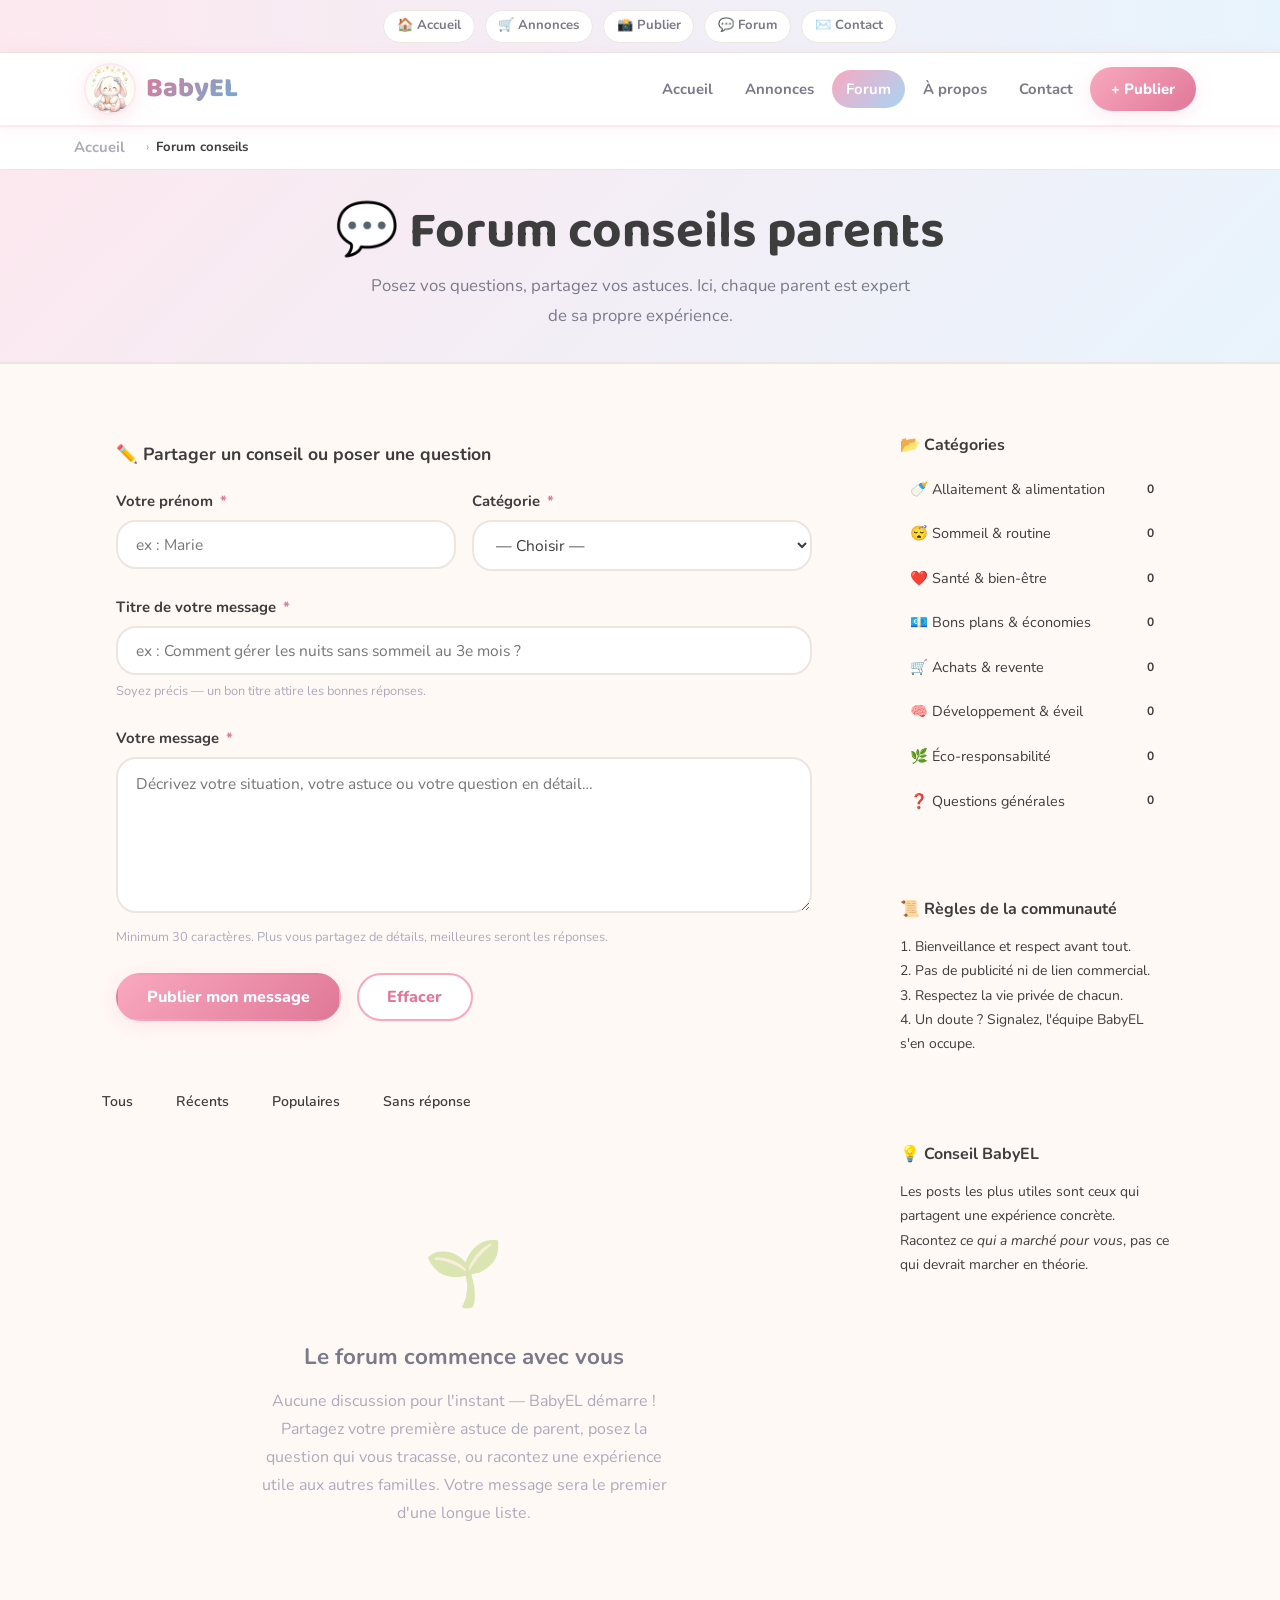
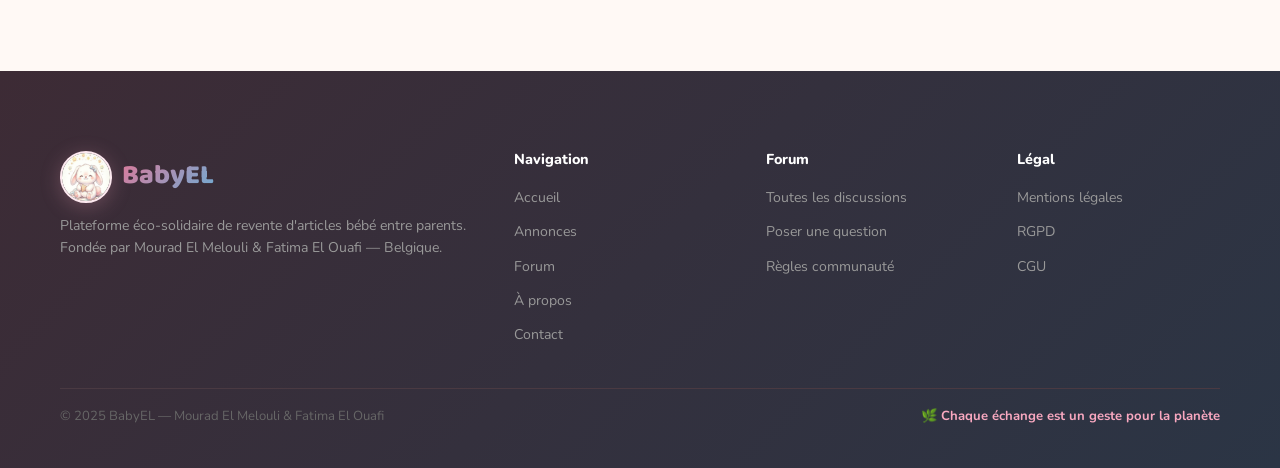
<file: forum.html>
<!DOCTYPE html>
<html lang="fr">
<head>
  <meta charset="UTF-8"/>
  <meta name="viewport" content="width=device-width, initial-scale=1.0"/>
  <meta name="description" content="Forum BabyEL — Conseils, astuces et entraide entre parents. Posez vos questions, partagez vos expériences."/>
  <title>Forum conseils — BabyEL</title>
  <link rel="stylesheet" href="style.css"/>
  <style>
    .forum-layout { display: grid; grid-template-columns: 1fr 320px; gap: var(--s4); align-items: start; }
    .forum-sidebar { position: sticky; top: 100px; }
    .sidebar-card { background: var(--white); border: 1px solid var(--border); border-radius: var(--r-lg); padding: var(--s3); margin-bottom: var(--s3); }
    .sidebar-card h3 { font-size: 1rem; font-family: var(--font-body); font-weight: 700; margin-bottom: var(--s2); color: var(--green-deep); }
    .cat-list { list-style: none; }
    .cat-list li { margin-bottom: .5rem; }
    .cat-list a {
      display: flex; align-items: center; justify-content: space-between;
      text-decoration: none; color: var(--text-mid); font-size: .9rem;
      padding: .4rem .6rem; border-radius: var(--r-sm);
      transition: background .15s;
    }
    .cat-list a:hover { background: var(--green-pale); color: var(--green-deep); }
    .cat-count { background: var(--sand-dark); color: var(--text-light); font-size: .75rem; font-weight: 700; padding: .1rem .5rem; border-radius: var(--r-full); }
    .new-post-form { background: var(--white); border: 1px solid var(--border); border-radius: var(--r-lg); padding: var(--s4); margin-bottom: var(--s4); }
    .new-post-form h3 { font-family: var(--font-body); font-weight: 700; margin-bottom: var(--s3); font-size: 1.1rem; }
    .forum-tabs { display: flex; gap: .5rem; margin-bottom: var(--s3); flex-wrap: wrap; }
    .tab-btn {
      padding: .45rem 1.1rem; border-radius: var(--r-full);
      border: 1.5px solid var(--border); background: var(--white);
      font-family: var(--font-body); font-size: .88rem; font-weight: 600;
      cursor: pointer; transition: all .18s; color: var(--text-mid);
    }
    .tab-btn:hover, .tab-btn.active { background: var(--green-deep); color: var(--white); border-color: var(--green-deep); }
    .reply-area { background: var(--sand); border-radius: var(--r-lg); padding: var(--s3); margin-top: var(--s2); border: 1px solid var(--border); display: none; }
    .reply-area.open { display: block; }
    @media (max-width: 900px) {
      .forum-layout { grid-template-columns: 1fr; }
      .forum-sidebar { position: static; }
    }
  </style>
</head>
<body>

<a class="skip-link" href="#main-content">Aller au contenu principal</a>

<div class="quick-links" role="navigation" aria-label="Raccourcis rapides">
  <a href="index.html"    class="quick-link">🏠 Accueil</a>
  <a href="annonces.html" class="quick-link">🛒 Annonces</a>
  <a href="publier.html"  class="quick-link">📸 Publier</a>
  <a href="forum.html"    class="quick-link">💬 Forum</a>
  <a href="contact.html"  class="quick-link">✉️ Contact</a>
</div>

<header role="banner">
  <div class="header-inner">
    <a href="index.html" class="logo" aria-label="BabyEL — Retour à l'accueil">
      <img src="logo-small.png" alt="" class="logo-img" aria-hidden="true"/>
      <span class="logo-text">BabyEL</span>
    </a>
    <button class="burger-btn" aria-expanded="false" aria-controls="main-nav" aria-label="Ouvrir le menu">
      <span></span><span></span><span></span>
    </button>
    <nav id="main-nav" role="navigation" aria-label="Navigation principale">
      <a href="index.html">Accueil</a>
      <a href="annonces.html">Annonces</a>
      <a href="forum.html" class="active" aria-current="page">Forum</a>
      <a href="apropos.html">À propos</a>
      <a href="contact.html">Contact</a>
      <a href="publier.html" class="btn-nav">+ Publier</a>
    </nav>
  </div>
</header>

<nav class="breadcrumb" aria-label="Fil d'Ariane">
  <ol>
    <li><a href="index.html">Accueil</a></li>
    <li><span aria-current="page">Forum conseils</span></li>
  </ol>
</nav>

<main id="main-content">
  <div class="page-header">
    <h1>💬 Forum conseils parents</h1>
    <p>Posez vos questions, partagez vos astuces. Ici, chaque parent est expert de sa propre expérience.</p>
  </div>

  <section style="padding: var(--s5) var(--s3); background: var(--sand);">
    <div class="container">
      <div class="forum-layout">

        <!-- COLONNE PRINCIPALE -->
        <div>

          <!-- Formulaire nouveau post -->
          <div class="new-post-form">
            <h3>✏️ Partager un conseil ou poser une question</h3>
            <div id="post-success" class="alert alert-success" style="display:none;" role="alert" aria-live="polite">
              <span aria-hidden="true">✓</span>
              <div><strong>Votre message a été soumis !</strong> Il sera visible après validation par notre équipe.</div>
            </div>
            <form id="forum-form" novalidate aria-label="Nouveau post">
              <div class="form-row">
                <div class="form-group">
                  <label for="post-prenom">Votre prénom <span class="req" aria-label="obligatoire">*</span></label>
                  <input type="text" id="post-prenom" name="prenom" required placeholder="ex : Marie" autocomplete="given-name"/>
                </div>
                <div class="form-group">
                  <label for="post-cat">Catégorie <span class="req">*</span></label>
                  <select id="post-cat" name="categorie" required>
                    <option value="">— Choisir —</option>
                    <option>Allaitement &amp; alimentation</option>
                    <option>Sommeil &amp; routine</option>
                    <option>Santé &amp; bien-être</option>
                    <option>Bons plans &amp; économies</option>
                    <option>Achats &amp; revente</option>
                    <option>Développement &amp; éveil</option>
                    <option>Éco-responsabilité</option>
                    <option>Question générale</option>
                  </select>
                </div>
              </div>
              <div class="form-group">
                <label for="post-titre">Titre de votre message <span class="req">*</span></label>
                <input type="text" id="post-titre" name="titre" required
                  placeholder="ex : Comment gérer les nuits sans sommeil au 3e mois ?"
                  aria-describedby="titre-hint" minlength="10" maxlength="120"/>
                <p id="titre-hint" class="hint">Soyez précis — un bon titre attire les bonnes réponses.</p>
              </div>
              <div class="form-group">
                <label for="post-message">Votre message <span class="req">*</span></label>
                <textarea id="post-message" name="message" required minlength="30" rows="5"
                  placeholder="Décrivez votre situation, votre astuce ou votre question en détail…"
                  aria-describedby="msg-hint"></textarea>
                <p id="msg-hint" class="hint">Minimum 30 caractères. Plus vous partagez de détails, meilleures seront les réponses.</p>
              </div>
              <div style="display:flex;gap:var(--s2);flex-wrap:wrap;">
                <button type="submit" class="btn btn-primary">Publier mon message</button>
                <button type="reset" class="btn btn-secondary">Effacer</button>
              </div>
            </form>
          </div>

          <!-- Onglets -->
          <div class="forum-tabs" role="tablist" aria-label="Filtrer les discussions">
            <button class="tab-btn active" role="tab" aria-selected="true">Tous</button>
            <button class="tab-btn" role="tab" aria-selected="false">Récents</button>
            <button class="tab-btn" role="tab" aria-selected="false">Populaires</button>
            <button class="tab-btn" role="tab" aria-selected="false">Sans réponse</button>
          </div>

          <!-- État vide — prêt pour de vrais posts -->
          <div class="empty-state" role="status" aria-live="polite">
            <div class="empty-icon" aria-hidden="true">🌱</div>
            <h3>Le forum commence avec vous</h3>
            <p>
              Aucune discussion pour l'instant — BabyEL démarre ! Partagez votre première astuce de parent,
              posez la question qui vous tracasse, ou racontez une expérience utile aux autres familles.
              Votre message sera le premier d'une longue liste.
            </p>
          </div>

          <!-- Exemple de post type (commenté — décommentez quand vrais posts) -->
          <!--
          <article class="post-card" aria-labelledby="post-1-title">
            <div class="post-meta">
              <div class="post-avatar" aria-hidden="true">M</div>
              <div>
                <span class="post-author">Mourad</span>
                <span class="post-date">· il y a 2 jours</span>
              </div>
              <span class="post-cat">Bons plans</span>
            </div>
            <h2 id="post-1-title" class="post-title">
              Mon astuce pour diviser par 2 le budget vêtements bébé
            </h2>
            <p class="post-excerpt">
              Après avoir dépensé une fortune pour notre première fille, on a trouvé une méthode simple...
            </p>
            <div class="post-actions">
              <button class="post-like" aria-pressed="false" aria-label="J'aime ce post">❤️ <span>12</span></button>
              <button class="reply-btn">Répondre</button>
              <span style="font-size:.82rem;color:var(--text-light);">3 réponses</span>
            </div>
          </article>
          -->

        </div>

        <!-- SIDEBAR -->
        <aside class="forum-sidebar" aria-label="Catégories et informations forum">
          <div class="sidebar-card">
            <h3>📂 Catégories</h3>
            <ul class="cat-list">
              <li><a href="#">🍼 Allaitement &amp; alimentation <span class="cat-count">0</span></a></li>
              <li><a href="#">😴 Sommeil &amp; routine <span class="cat-count">0</span></a></li>
              <li><a href="#">❤️ Santé &amp; bien-être <span class="cat-count">0</span></a></li>
              <li><a href="#">💶 Bons plans &amp; économies <span class="cat-count">0</span></a></li>
              <li><a href="#">🛒 Achats &amp; revente <span class="cat-count">0</span></a></li>
              <li><a href="#">🧠 Développement &amp; éveil <span class="cat-count">0</span></a></li>
              <li><a href="#">🌿 Éco-responsabilité <span class="cat-count">0</span></a></li>
              <li><a href="#">❓ Questions générales <span class="cat-count">0</span></a></li>
            </ul>
          </div>
          <div class="sidebar-card">
            <h3>📜 Règles de la communauté</h3>
            <p style="font-size:.87rem;color:var(--text-mid);max-width:100%;">
              1. Bienveillance et respect avant tout.<br/>
              2. Pas de publicité ni de lien commercial.<br/>
              3. Respectez la vie privée de chacun.<br/>
              4. Un doute ? Signalez, l'équipe BabyEL s'en occupe.
            </p>
          </div>
          <div class="sidebar-card" style="background:var(--green-pale);border-color:rgba(45,106,79,.2);">
            <h3>💡 Conseil BabyEL</h3>
            <p style="font-size:.87rem;color:var(--green-deep);max-width:100%;">
              Les posts les plus utiles sont ceux qui partagent une expérience concrète.
              Racontez <em>ce qui a marché pour vous</em>, pas ce qui devrait marcher en théorie.
            </p>
          </div>
        </aside>
      </div>
    </div>
  </section>
</main>

<footer role="contentinfo">
  <div class="footer-grid">
    <div class="footer-brand">
      <a href="index.html" class="logo" aria-label="BabyEL accueil">
        <img src="logo-small.png" alt="" class="logo-img" aria-hidden="true"/>
        <span class="logo-text">BabyEL</span>
      </a>
      <p class="footer-desc">Plateforme éco-solidaire de revente d'articles bébé entre parents.<br>Fondée par Mourad El Melouli &amp; Fatima El Ouafi — Belgique.</p>
    </div>
    <div class="footer-col">
      <h4>Navigation</h4>
      <ul>
        <li><a href="index.html">Accueil</a></li>
        <li><a href="annonces.html">Annonces</a></li>
        <li><a href="forum.html">Forum</a></li>
        <li><a href="apropos.html">À propos</a></li>
        <li><a href="contact.html">Contact</a></li>
      </ul>
    </div>
    <div class="footer-col">
      <h4>Forum</h4>
      <ul>
        <li><a href="forum.html">Toutes les discussions</a></li>
        <li><a href="forum.html">Poser une question</a></li>
        <li><a href="forum.html">Règles communauté</a></li>
      </ul>
    </div>
    <div class="footer-col">
      <h4>Légal</h4>
      <ul>
        <li><a href="contact.html#legal">Mentions légales</a></li>
        <li><a href="contact.html#privacy">RGPD</a></li>
        <li><a href="contact.html#cgu">CGU</a></li>
      </ul>
    </div>
  </div>
  <div class="footer-bottom">
    <p>© 2025 BabyEL — Mourad El Melouli &amp; Fatima El Ouafi</p>
    <p class="footer-eco">🌿 Chaque échange est un geste pour la planète</p>
  </div>
</footer>

<script>
  // Burger
  const burger = document.querySelector('.burger-btn');
  const nav    = document.getElementById('main-nav');
  burger.addEventListener('click', () => {
    const open = nav.classList.toggle('open');
    burger.setAttribute('aria-expanded', open);
  });

  // Tabs forum
  document.querySelectorAll('.tab-btn').forEach(btn => {
    btn.addEventListener('click', function() {
      document.querySelectorAll('.tab-btn').forEach(b => { b.classList.remove('active'); b.setAttribute('aria-selected','false'); });
      this.classList.add('active');
      this.setAttribute('aria-selected','true');
    });
  });

  // Soumission du post
  const form = document.getElementById('forum-form');
  const successMsg = document.getElementById('post-success');
  form.addEventListener('submit', function(e) {
    e.preventDefault();
    let ok = true;
    ['post-prenom','post-cat','post-titre','post-message'].forEach(id => {
      const el = document.getElementById(id);
      if (!el.value.trim() || (el.minLength && el.value.trim().length < el.minLength)) {
        el.classList.add('err'); ok = false;
      } else {
        el.classList.remove('err');
      }
    });
    if (!ok) { form.querySelector('.err')?.focus(); return; }
    successMsg.style.display = 'flex';
    successMsg.scrollIntoView({ behavior:'smooth', block:'center' });
    form.reset();
  });
  // Retirer .err au focus
  form.querySelectorAll('input,select,textarea').forEach(el => {
    el.addEventListener('input', () => el.classList.remove('err'));
  });

  // Like buttons
  document.querySelectorAll('.post-like').forEach(btn => {
    btn.addEventListener('click', function() {
      const liked = this.getAttribute('aria-pressed') === 'true';
      this.setAttribute('aria-pressed', !liked);
      this.classList.toggle('liked', !liked);
      const count = this.querySelector('span');
      count.textContent = liked ? parseInt(count.textContent) - 1 : parseInt(count.textContent) + 1;
    });
  });

  // Reply toggle
  document.querySelectorAll('.reply-btn').forEach(btn => {
    btn.addEventListener('click', function() {
      const area = this.closest('.post-card').querySelector('.reply-area');
      if (area) { area.classList.toggle('open'); this.textContent = area.classList.contains('open') ? 'Fermer' : 'Répondre'; }
    });
  });
</script>
</body>
</html>
</file>
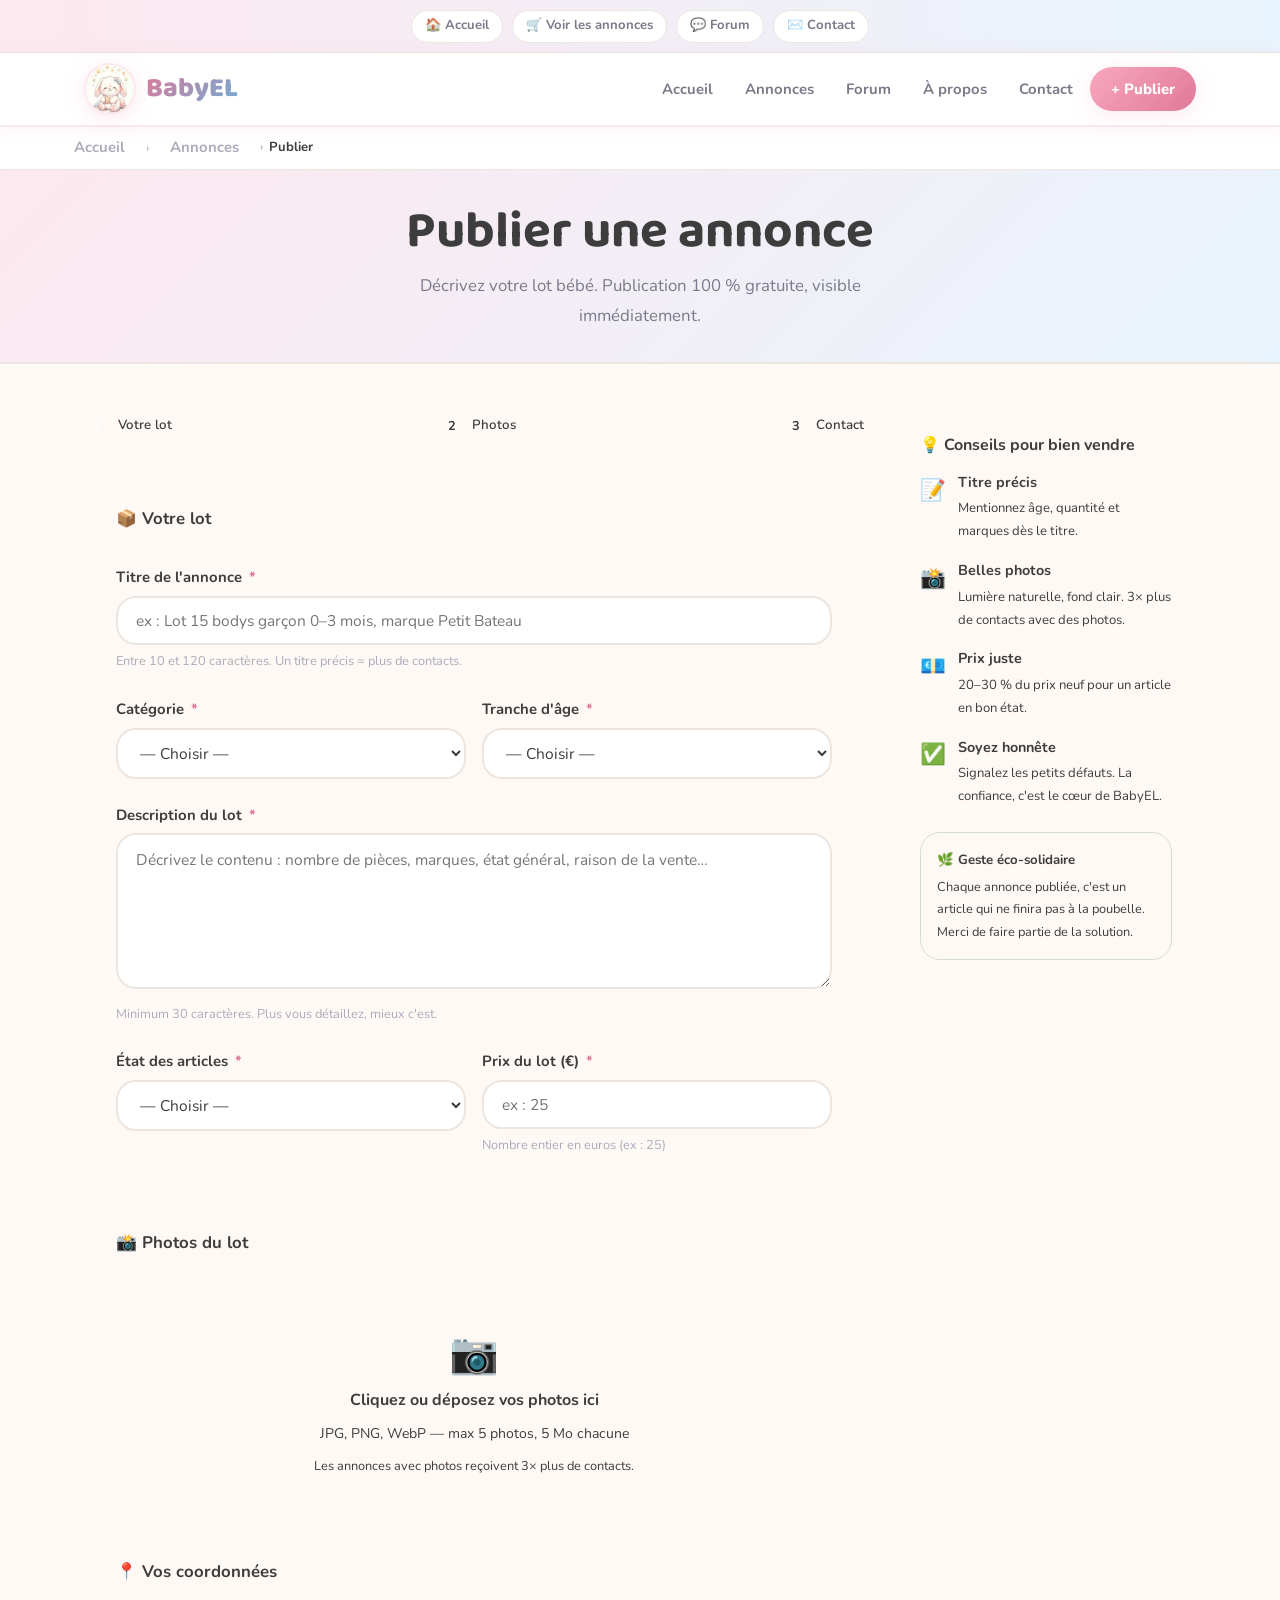
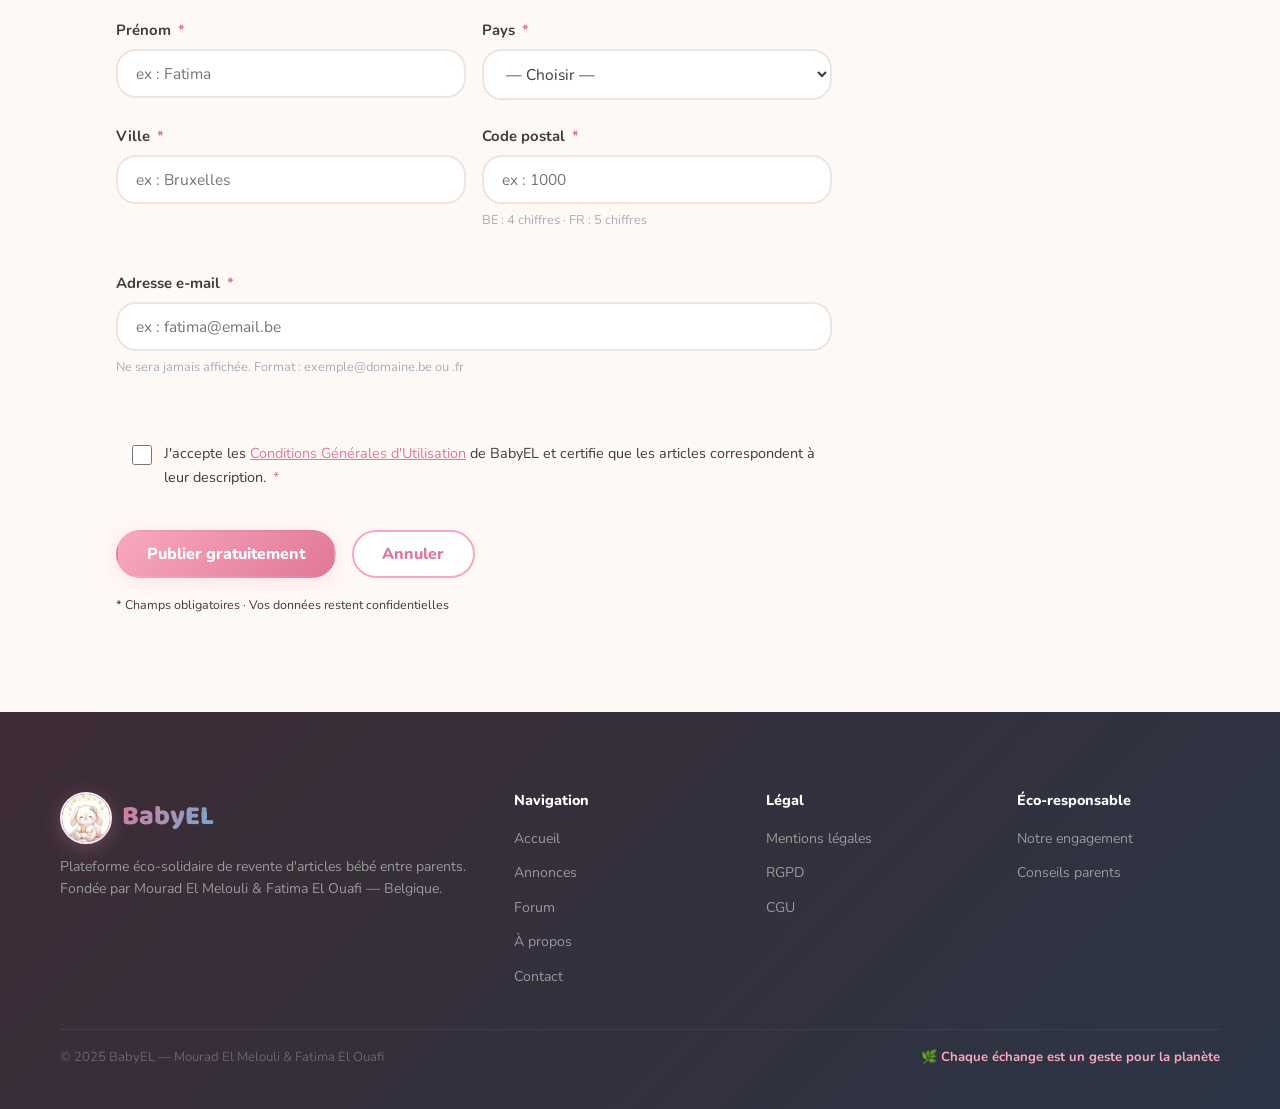
<file: publier.html>
<!DOCTYPE html>
<html lang="fr">
<head>
  <meta charset="UTF-8"/>
  <meta name="viewport" content="width=device-width, initial-scale=1.0"/>
  <meta name="description" content="Publiez votre annonce d'articles bébé sur BabyEL — gratuit, rapide, éco-solidaire."/>
  <title>Publier une annonce — BabyEL</title>
  <link rel="stylesheet" href="style.css"/>
  <style>
    .pub-layout { display:grid; grid-template-columns:1fr 300px; gap:var(--s4); align-items:start; }
    .form-card  { background:var(--white); border:1px solid var(--border); border-radius:var(--r-xl); padding:var(--s4); }
    .help-card  { background:var(--white); border:1px solid var(--border); border-radius:var(--r-xl); padding:var(--s3); position:sticky; top:100px; }
    .help-card h3 { font-family:var(--font-body); font-weight:700; font-size:1rem; margin-bottom:var(--s2); color:var(--green-deep); }
    .help-item  { display:flex; gap:.75rem; align-items:flex-start; margin-bottom:var(--s2); }
    .help-icon  { font-size:1.3rem; flex-shrink:0; margin-top:.1rem; }
    .help-item strong { font-size:.9rem; display:block; margin-bottom:.15rem; }
    .help-item p { font-size:.82rem; color:var(--text-mid); max-width:100%; margin:0; }
    .step-bar   { display:flex; align-items:center; gap:.5rem; margin-bottom:var(--s4); }
    .step       { display:flex; align-items:center; gap:.4rem; font-size:.83rem; font-weight:600; }
    .step-num   { width:28px; height:28px; border-radius:50%; background:var(--border); color:var(--text-light); display:flex; align-items:center; justify-content:center; font-size:.8rem; font-weight:700; flex-shrink:0; transition:all .3s; }
    .step.active .step-num { background:var(--green-deep); color:white; }
    .step.done  .step-num  { background:var(--green-light); color:white; }
    .step-line  { flex:1; height:2px; background:var(--border); }
    .upload-zone { border:2px dashed var(--border); border-radius:var(--r-lg); padding:var(--s4); text-align:center; cursor:pointer; transition:border-color .2s, background .2s; }
    .upload-zone:hover { border-color:var(--green-mid); background:var(--green-pale); }
    .upload-zone p { font-size:.88rem; color:var(--text-light); max-width:100%; margin:.5rem 0 0; }
    .check-row { display:flex; align-items:flex-start; gap:.75rem; padding:var(--s2); background:var(--sand); border-radius:var(--r-md); margin-top:var(--s3); }
    .check-row input[type=checkbox] { width:20px; height:20px; min-height:20px; flex-shrink:0; accent-color:var(--green-deep); cursor:pointer; margin-top:.15rem; }
    .check-row label { font-weight:400; font-size:.9rem; margin:0; cursor:pointer; }
    .fieldset-head { font-family:var(--font-body); font-weight:700; font-size:1.05rem; color:var(--green-deep); border-bottom:2px solid var(--green-pale); padding-bottom:.5rem; margin-bottom:var(--s3); }
    @media(max-width:900px){ .pub-layout{grid-template-columns:1fr;} .help-card{position:static;} }
  </style>
</head>
<body>

<a class="skip-link" href="#main-content">Aller au contenu principal</a>

<div class="quick-links" role="navigation" aria-label="Raccourcis rapides">
  <a href="index.html"    class="quick-link">🏠 Accueil</a>
  <a href="annonces.html" class="quick-link">🛒 Voir les annonces</a>
  <a href="forum.html"    class="quick-link">💬 Forum</a>
  <a href="contact.html"  class="quick-link">✉️ Contact</a>
</div>

<header role="banner">
  <div class="header-inner">
    <a href="index.html" class="logo" aria-label="BabyEL — Retour à l'accueil">
      <img src="logo-small.png" alt="" class="logo-img" aria-hidden="true"/>
      <span class="logo-text">BabyEL</span>
    </a>
    <button class="burger-btn" aria-expanded="false" aria-controls="main-nav" aria-label="Ouvrir le menu">
      <span></span><span></span><span></span>
    </button>
    <nav id="main-nav" role="navigation" aria-label="Navigation principale">
      <a href="index.html">Accueil</a>
      <a href="annonces.html">Annonces</a>
      <a href="forum.html">Forum</a>
      <a href="apropos.html">À propos</a>
      <a href="contact.html">Contact</a>
      <a href="publier.html" class="btn-nav active" aria-current="page">+ Publier</a>
    </nav>
  </div>
</header>

<nav class="breadcrumb" aria-label="Fil d'Ariane">
  <ol>
    <li><a href="index.html">Accueil</a></li>
    <li><a href="annonces.html">Annonces</a></li>
    <li><span aria-current="page">Publier</span></li>
  </ol>
</nav>

<main id="main-content">
  <div class="page-header">
    <h1>Publier une annonce</h1>
    <p>Décrivez votre lot bébé. Publication 100 % gratuite, visible immédiatement.</p>
  </div>

  <section style="padding:var(--s5) var(--s3); background:var(--sand);">
    <div class="container">
      <div id="pub-success" class="alert alert-success" role="alert" aria-live="polite" style="display:none; margin-bottom:var(--s4);">
        <span aria-hidden="true">✓</span>
        <div>
          <strong>Votre annonce est publiée !</strong> Elle est visible dans la <a href="annonces.html">liste des annonces</a>.
        </div>
      </div>

      <div class="pub-layout">
        <!-- FORMULAIRE -->
        <div>
          <!-- Barre d'étapes -->
          <div class="step-bar" aria-label="Étapes du formulaire">
            <div class="step active" id="step1-indicator">
              <span class="step-num" aria-label="Étape 1 en cours">1</span>
              <span>Votre lot</span>
            </div>
            <div class="step-line" aria-hidden="true"></div>
            <div class="step" id="step2-indicator">
              <span class="step-num" aria-label="Étape 2">2</span>
              <span>Photos</span>
            </div>
            <div class="step-line" aria-hidden="true"></div>
            <div class="step" id="step3-indicator">
              <span class="step-num" aria-label="Étape 3">3</span>
              <span>Contact</span>
            </div>
          </div>

          <div class="form-card">
            <form id="pub-form" novalidate aria-label="Formulaire de publication">

              <!-- SECTION 1 — Le lot -->
              <fieldset style="border:none;padding:0;margin-bottom:var(--s4);">
                <legend><p class="fieldset-head">📦 Votre lot</p></legend>

                <div class="form-group">
                  <label for="p-titre">Titre de l'annonce <span class="req" aria-label="obligatoire">*</span></label>
                  <input type="text" id="p-titre" name="titre" required minlength="10" maxlength="120"
                    placeholder="ex : Lot 15 bodys garçon 0–3 mois, marque Petit Bateau"
                    aria-describedby="p-titre-hint p-titre-err"/>
                  <p id="p-titre-hint" class="hint">Entre 10 et 120 caractères. Un titre précis = plus de contacts.</p>
                  <p id="p-titre-err"  class="ferr" role="alert" style="display:none;">Le titre doit comporter au moins 10 caractères.</p>
                </div>

                <div class="form-row">
                  <div class="form-group">
                    <label for="p-cat">Catégorie <span class="req">*</span></label>
                    <select id="p-cat" name="categorie" required>
                      <option value="">— Choisir —</option>
                      <option>Vêtements</option>
                      <option>Mobilier</option>
                      <option>Jeux &amp; Éveil</option>
                      <option>Transport</option>
                      <option>Alimentation</option>
                      <option>Bain &amp; Hygiène</option>
                      <option>Autre</option>
                    </select>
                  </div>
                  <div class="form-group">
                    <label for="p-age">Tranche d'âge <span class="req">*</span></label>
                    <select id="p-age" name="age" required>
                      <option value="">— Choisir —</option>
                      <option>Naissance</option>
                      <option>0–3 mois</option>
                      <option>3–6 mois</option>
                      <option>6–12 mois</option>
                      <option>1–2 ans</option>
                      <option>2–3 ans</option>
                      <option>3 ans +</option>
                    </select>
                  </div>
                </div>

                <div class="form-group">
                  <label for="p-desc">Description du lot <span class="req">*</span></label>
                  <textarea id="p-desc" name="description" required minlength="30" rows="5"
                    placeholder="Décrivez le contenu : nombre de pièces, marques, état général, raison de la vente…"
                    aria-describedby="p-desc-hint p-desc-err"></textarea>
                  <p id="p-desc-hint" class="hint">Minimum 30 caractères. Plus vous détaillez, mieux c'est.</p>
                  <p id="p-desc-err" class="ferr" role="alert" style="display:none;">La description est trop courte (minimum 30 caractères).</p>
                </div>

                <div class="form-row">
                  <div class="form-group">
                    <label for="p-etat">État des articles <span class="req">*</span></label>
                    <select id="p-etat" name="etat" required>
                      <option value="">— Choisir —</option>
                      <option value="neuf">Neuf avec étiquette</option>
                      <option value="tbe">Très bon état</option>
                      <option value="be">Bon état</option>
                      <option value="usage">Bon état / usage visible</option>
                    </select>
                  </div>
                  <div class="form-group">
                    <label for="p-prix">Prix du lot (€) <span class="req">*</span></label>
                    <input type="number" id="p-prix" name="prix" required min="1" max="9999"
                      placeholder="ex : 25"
                      aria-describedby="p-prix-hint p-prix-err"/>
                    <p id="p-prix-hint" class="hint">Nombre entier en euros (ex : 25)</p>
                    <p id="p-prix-err" class="ferr" role="alert" style="display:none;">Veuillez indiquer un prix entre 1 € et 9 999 €.</p>
                  </div>
                </div>
              </fieldset>

              <!-- SECTION 2 — Photos -->
              <fieldset style="border:none;padding:0;margin-bottom:var(--s4);">
                <legend><p class="fieldset-head">📸 Photos du lot</p></legend>
                <div class="upload-zone" role="button" tabindex="0"
                  aria-label="Zone d'ajout de photos — cliquez ou déposez vos images"
                  onclick="document.getElementById('p-photos').click()"
                  onkeypress="if(event.key==='Enter')document.getElementById('p-photos').click()">
                  <div style="font-size:2.5rem;" aria-hidden="true">📷</div>
                  <strong>Cliquez ou déposez vos photos ici</strong>
                  <p>JPG, PNG, WebP — max 5 photos, 5 Mo chacune</p>
                  <p style="font-size:.8rem;">Les annonces avec photos reçoivent 3× plus de contacts.</p>
                </div>
                <input type="file" id="p-photos" name="photos" accept="image/*" multiple
                  style="position:absolute;width:1px;height:1px;opacity:0;" aria-label="Sélectionner des photos"/>
                <div id="photo-preview" style="display:flex;gap:.5rem;flex-wrap:wrap;margin-top:var(--s2);"></div>
              </fieldset>

              <!-- SECTION 3 — Contact -->
              <fieldset style="border:none;padding:0;margin-bottom:var(--s3);">
                <legend><p class="fieldset-head">📍 Vos coordonnées</p></legend>

                <div class="form-row">
                  <div class="form-group">
                    <label for="p-prenom">Prénom <span class="req">*</span></label>
                    <input type="text" id="p-prenom" name="prenom" required placeholder="ex : Fatima" autocomplete="given-name"/>
                  </div>
                  <div class="form-group">
                    <label for="p-pays">Pays <span class="req">*</span></label>
                    <select id="p-pays" name="pays" required>
                      <option value="">— Choisir —</option>
                      <option value="Belgique">🇧🇪 Belgique</option>
                      <option value="France">🇫🇷 France</option>
                    </select>
                  </div>
                </div>

                <div class="form-row">
                  <div class="form-group">
                    <label for="p-ville">Ville <span class="req">*</span></label>
                    <input type="text" id="p-ville" name="ville" required placeholder="ex : Bruxelles" autocomplete="address-level2"/>
                  </div>
                  <div class="form-group">
                    <label for="p-code">Code postal <span class="req">*</span></label>
                    <input type="text" id="p-code" name="code_postal" required placeholder="ex : 1000"
                      aria-describedby="p-code-hint"/>
                    <p id="p-code-hint" class="hint">BE : 4 chiffres · FR : 5 chiffres</p>
                  </div>
                </div>

                <div class="form-group">
                  <label for="p-email">Adresse e-mail <span class="req">*</span></label>
                  <input type="email" id="p-email" name="email" required
                    placeholder="ex : fatima@email.be"
                    autocomplete="email"
                    aria-describedby="p-email-hint p-email-err"/>
                  <p id="p-email-hint" class="hint">Ne sera jamais affichée. Format : exemple@domaine.be ou .fr</p>
                  <p id="p-email-err" class="ferr" role="alert" style="display:none;">Adresse e-mail invalide (ex : nom@domaine.be).</p>
                </div>
              </fieldset>

              <!-- CGU -->
              <div class="check-row">
                <input type="checkbox" id="p-cgu" name="cgu" required aria-describedby="p-cgu-err"/>
                <label for="p-cgu">
                  J'accepte les <a href="contact.html#cgu">Conditions Générales d'Utilisation</a> de BabyEL 
                  et certifie que les articles correspondent à leur description.
                  <span class="req">*</span>
                </label>
              </div>
              <p id="p-cgu-err" class="ferr" role="alert" style="display:none; margin-top:.5rem;">
                Vous devez accepter les CGU pour publier votre annonce.
              </p>

              <div style="margin-top:var(--s3); display:flex; gap:var(--s2); flex-wrap:wrap; align-items:center;">
                <button type="submit" class="btn btn-primary" id="pub-btn">
                  Publier gratuitement
                </button>
                <a href="annonces.html" class="btn btn-secondary">Annuler</a>
              </div>

              <p style="font-size:.78rem;color:var(--text-light);margin-top:var(--s2);">
                <span aria-hidden="true">*</span> Champs obligatoires · Vos données restent confidentielles
              </p>
            </form>
          </div>
        </div>

        <!-- AIDE -->
        <aside class="help-card" aria-label="Conseils pour publier">
          <h3>💡 Conseils pour bien vendre</h3>
          <div class="help-item">
            <span class="help-icon" aria-hidden="true">📝</span>
            <div>
              <strong>Titre précis</strong>
              <p>Mentionnez âge, quantité et marques dès le titre.</p>
            </div>
          </div>
          <div class="help-item">
            <span class="help-icon" aria-hidden="true">📸</span>
            <div>
              <strong>Belles photos</strong>
              <p>Lumière naturelle, fond clair. 3× plus de contacts avec des photos.</p>
            </div>
          </div>
          <div class="help-item">
            <span class="help-icon" aria-hidden="true">💶</span>
            <div>
              <strong>Prix juste</strong>
              <p>20–30 % du prix neuf pour un article en bon état.</p>
            </div>
          </div>
          <div class="help-item">
            <span class="help-icon" aria-hidden="true">✅</span>
            <div>
              <strong>Soyez honnête</strong>
              <p>Signalez les petits défauts. La confiance, c'est le cœur de BabyEL.</p>
            </div>
          </div>
          <div style="background:var(--green-pale);border-radius:var(--r-md);padding:var(--s2);margin-top:var(--s3);border:1px solid rgba(45,106,79,.2);">
            <p style="font-size:.83rem;font-weight:700;color:var(--green-deep);margin-bottom:.25rem;max-width:100%;">🌿 Geste éco-solidaire</p>
            <p style="font-size:.8rem;color:var(--green-deep);max-width:100%;margin:0;">Chaque annonce publiée, c'est un article qui ne finira pas à la poubelle. Merci de faire partie de la solution.</p>
          </div>
        </aside>
      </div>
    </div>
  </section>
</main>

<footer role="contentinfo">
  <div class="footer-grid">
    <div class="footer-brand">
      <a href="index.html" class="logo"><img src="logo-small.png" alt="" class="logo-img" aria-hidden="true"/><span class="logo-text">BabyEL</span></a>
      <p class="footer-desc">Plateforme éco-solidaire de revente d'articles bébé entre parents.<br>Fondée par Mourad El Melouli &amp; Fatima El Ouafi — Belgique.</p>
    </div>
    <div class="footer-col"><h4>Navigation</h4><ul><li><a href="index.html">Accueil</a></li><li><a href="annonces.html">Annonces</a></li><li><a href="forum.html">Forum</a></li><li><a href="apropos.html">À propos</a></li><li><a href="contact.html">Contact</a></li></ul></div>
    <div class="footer-col"><h4>Légal</h4><ul><li><a href="contact.html#legal">Mentions légales</a></li><li><a href="contact.html#privacy">RGPD</a></li><li><a href="contact.html#cgu">CGU</a></li></ul></div>
    <div class="footer-col"><h4>Éco-responsable</h4><ul><li><a href="apropos.html">Notre engagement</a></li><li><a href="forum.html">Conseils parents</a></li></ul></div>
  </div>
  <div class="footer-bottom">
    <p>© 2025 BabyEL — Mourad El Melouli &amp; Fatima El Ouafi</p>
    <p class="footer-eco">🌿 Chaque échange est un geste pour la planète</p>
  </div>
</footer>

<script>
  // Burger
  const burger = document.querySelector('.burger-btn');
  const nav    = document.getElementById('main-nav');
  burger.addEventListener('click', () => { const o = nav.classList.toggle('open'); burger.setAttribute('aria-expanded', o); });

  // Preview photos
  document.getElementById('p-photos').addEventListener('change', function() {
    const preview = document.getElementById('photo-preview');
    preview.innerHTML = '';
    [...this.files].slice(0,5).forEach(file => {
      const url = URL.createObjectURL(file);
      const img = document.createElement('img');
      img.src = url; img.alt = file.name;
      img.style.cssText = 'width:80px;height:80px;object-fit:cover;border-radius:8px;border:1px solid var(--border);';
      preview.appendChild(img);
    });
  });

  // Validation
  const form = document.getElementById('pub-form');
  const successDiv = document.getElementById('pub-success');
  const STORAGE_KEY = 'babyel_annonces';

  function showErr(inputId, errId, show) {
    const el  = document.getElementById(inputId);
    const err = document.getElementById(errId);
    if (!el || !err) return;
    if (show) { el.classList.add('err'); el.setAttribute('aria-invalid','true'); err.style.display='flex'; }
    else       { el.classList.remove('err'); el.setAttribute('aria-invalid','false'); err.style.display='none'; }
  }

  // Validation temps réel
  document.getElementById('p-email').addEventListener('blur', function() {
    showErr('p-email','p-email-err', this.value && !/^[^\s@]+@[^\s@]+\.[^\s@]+$/.test(this.value));
  });
  document.getElementById('p-titre').addEventListener('blur', function() {
    showErr('p-titre','p-titre-err', this.value && this.value.length < 10);
  });
  document.getElementById('p-desc').addEventListener('blur', function() {
    showErr('p-desc','p-desc-err', this.value && this.value.length < 30);
  });

  form.addEventListener('submit', function(e) {
    e.preventDefault();
    let hasErr = false;

    const titre = document.getElementById('p-titre');
    if (!titre.value || titre.value.length < 10) { showErr('p-titre','p-titre-err',true); hasErr=true; }
    else showErr('p-titre','p-titre-err',false);

    const email = document.getElementById('p-email');
    if (!email.value || !/^[^\s@]+@[^\s@]+\.[^\s@]+$/.test(email.value)) { showErr('p-email','p-email-err',true); hasErr=true; }
    else showErr('p-email','p-email-err',false);

    const desc = document.getElementById('p-desc');
    if (!desc.value || desc.value.length < 30) { showErr('p-desc','p-desc-err',true); hasErr=true; }
    else showErr('p-desc','p-desc-err',false);

    const prix = document.getElementById('p-prix');
    const pv = parseFloat(prix.value);
    if (!prix.value || pv < 1 || pv > 9999) { showErr('p-prix','p-prix-err',true); hasErr=true; }
    else showErr('p-prix','p-prix-err',false);

    const cgu = document.getElementById('p-cgu');
    const cguErr = document.getElementById('p-cgu-err');
    if (!cgu.checked) { cguErr.style.display='flex'; hasErr=true; }
    else cguErr.style.display='none';

    if (hasErr) { form.querySelector('[aria-invalid="true"]')?.focus(); return; }

    // Sauvegarder dans localStorage (remplacer par API backend au lancement réel)
    const annonces = JSON.parse(localStorage.getItem(STORAGE_KEY) || '[]');
    annonces.unshift({
      id:          Date.now(),
      titre:       document.getElementById('p-titre').value.trim(),
      categorie:   document.getElementById('p-cat').value,
      age:         document.getElementById('p-age').value,
      etat:        document.getElementById('p-etat').value,
      prix:        document.getElementById('p-prix').value,
      description: document.getElementById('p-desc').value.trim(),
      prenom:      document.getElementById('p-prenom').value.trim(),
      ville:       document.getElementById('p-ville').value.trim(),
      pays:        document.getElementById('p-pays').value,
      code_postal: document.getElementById('p-code').value.trim(),
      date:        new Date().toISOString(),
    });
    localStorage.setItem(STORAGE_KEY, JSON.stringify(annonces));

    // Succès
    successDiv.style.display = 'flex';
    successDiv.scrollIntoView({ behavior:'smooth', block:'center' });
    form.reset();
    document.getElementById('photo-preview').innerHTML = '';

    // Mettre à jour les indicateurs d'étapes
    document.querySelectorAll('.step').forEach(s => s.classList.add('done'));
  });
</script>
</body>
</html>
</file>
<file: style.css>
/* ============================================
   BABYEL — Design System Pastel
   Inspiré du logo : lapin blanc, étoiles dorées,
   fleurs roses, ciel bleu poudré, nuages doux
   Polices : Nunito (rond, doux, lisible)
   ============================================ */

@import url('https://fonts.googleapis.com/css2?family=Nunito:wght@400;500;600;700;800;900&family=Baloo+2:wght@700;800&display=swap');

/* ── VARIABLES PASTEL ─────────────────────── */
:root {
  --rose:         #F9A8C0;
  --rose-light:   #FDE8EF;
  --rose-dark:    #E07898;
  --bleu:         #A8D4F5;
  --bleu-light:   #E8F4FD;
  --bleu-dark:    #6AAED6;
  --jaune:        #FFD97D;
  --jaune-light:  #FFF8E1;
  --vert:         #B8E4C0;
  --vert-light:   #EAF7ED;
  --vert-dark:    #7BC490;
  --creme:        #FFF9F5;
  --creme-dark:   #F5EDE6;
  --blanc:        #FFFFFF;
  --texte:        #3D3D3D;
  --texte-mid:    #7A7A8A;
  --texte-light:  #ABABBB;
  --bordure:      #EDE6E0;
  --focus:        #6AAED6;
  --erreur:       #E07898;
  --succes:       #7BC490;

  --font-titre: 'Baloo 2', 'Nunito', sans-serif;
  --font-corps:  'Nunito', sans-serif;

  --s1: 0.5rem; --s2: 1rem; --s3: 1.5rem;
  --s4: 2rem;   --s5: 3rem; --s6: 5rem;

  --r-sm: 10px; --r-md: 20px; --r-lg: 28px;
  --r-xl: 40px; --r-full: 999px;

  --shadow-rose: 0 4px 20px rgba(249,168,192,.25);
  --shadow-bleu: 0 4px 20px rgba(168,212,245,.3);
  --shadow-md:   0 4px 24px rgba(0,0,0,.07);
  --shadow-lg:   0 8px 40px rgba(0,0,0,.10);

  --max-w: 1160px;
}

/* ── RESET ────────────────────────────────── */
*, *::before, *::after { box-sizing: border-box; margin: 0; padding: 0; }
html { font-size: 16px; scroll-behavior: smooth; }
body {
  font-family: var(--font-corps);
  background: var(--creme);
  color: var(--texte);
  line-height: 1.65;
  min-height: 100vh;
  display: flex; flex-direction: column;
}

/* ── ACCESSIBILITÉ ────────────────────────── */
:focus-visible { outline: 3px solid var(--focus); outline-offset: 3px; border-radius: var(--r-sm); }
.skip-link {
  position: absolute; top: -100%; left: 1rem;
  background: var(--rose-dark); color: var(--blanc);
  padding: .5rem 1.2rem; border-radius: var(--r-sm);
  font-weight: 800; z-index: 9999; text-decoration: none; transition: top .2s;
}
.skip-link:focus { top: .5rem; }

/* ── TYPOGRAPHIE ──────────────────────────── */
h1,h2,h3,h4 { font-family: var(--font-titre); line-height: 1.2; color: var(--texte); }
h1 { font-size: clamp(2rem, 5.5vw, 3.2rem); }
h2 { font-size: clamp(1.5rem, 3.5vw, 2.2rem); }
h3 { font-size: clamp(1.05rem, 2.5vw, 1.4rem); }
h4 { font-size: 1rem; font-family: var(--font-corps); font-weight: 700; }
p  { max-width: 68ch; line-height: 1.75; margin-bottom: var(--s2); }
a  { color: var(--rose-dark); text-decoration: underline; transition: color .2s; }
a:hover { color: var(--bleu-dark); }
a:visited { color: #C06080; }
img { max-width: 100%; height: auto; display: block; }

/* ── CONTENEUR ────────────────────────────── */
.container { width: 100%; max-width: var(--max-w); margin: 0 auto; padding: 0 var(--s3); }

/* ── HEADER ───────────────────────────────── */
header {
  background: var(--blanc);
  border-bottom: 2px solid var(--rose-light);
  position: sticky; top: 0; z-index: 200;
  box-shadow: 0 2px 16px rgba(249,168,192,.15);
}
.header-inner {
  display: flex; align-items: center; justify-content: space-between;
  max-width: var(--max-w); margin: 0 auto;
  padding: .6rem var(--s3); gap: var(--s2);
}

/* Logo */
.logo { text-decoration: none; display: flex; align-items: center; gap: .6rem; flex-shrink: 0; }
.logo-img {
  width: 52px; height: 52px; border-radius: 50%;
  object-fit: cover; object-position: center 20%;
  border: 2px solid var(--rose-light);
  box-shadow: var(--shadow-rose);
}
.logo-text {
  font-family: var(--font-titre); font-size: 1.7rem; font-weight: 800;
  background: linear-gradient(135deg, var(--rose-dark), var(--bleu-dark));
  -webkit-background-clip: text; -webkit-text-fill-color: transparent; background-clip: text;
}
.logo:hover .logo-text { opacity: .85; }

/* Nav */
nav[role="navigation"] { display: flex; align-items: center; gap: .2rem; }
nav a {
  text-decoration: none; color: var(--texte-mid);
  font-weight: 700; font-size: .93rem;
  padding: .45rem .9rem; border-radius: var(--r-full);
  transition: background .18s, color .18s;
}
nav a:hover { background: var(--rose-light); color: var(--rose-dark); }
nav a.active, nav a[aria-current="page"] {
  background: linear-gradient(135deg, var(--rose), var(--bleu));
  color: var(--blanc);
}
nav a:visited { color: var(--texte-mid); }
nav a.active:visited { color: var(--blanc); }

.btn-nav {
  background: linear-gradient(135deg, var(--rose), var(--rose-dark)) !important;
  color: var(--blanc) !important; font-weight: 800 !important;
  border-radius: var(--r-full) !important; padding: .5rem 1.3rem !important;
  text-decoration: none !important; box-shadow: var(--shadow-rose) !important;
  transition: transform .15s !important; min-height: 44px;
  display: inline-flex; align-items: center;
}
.btn-nav:hover { transform: translateY(-2px); color: var(--blanc) !important; }

/* Burger */
.burger-btn {
  display: none; background: none; border: 2px solid var(--rose-light);
  border-radius: var(--r-md); padding: .5rem; cursor: pointer;
  width: 44px; height: 44px; align-items: center;
  justify-content: center; flex-direction: column; gap: 5px;
}
.burger-btn span { display: block; width: 20px; height: 2px; background: var(--rose-dark); border-radius: 2px; transition: all .3s; }
.burger-btn[aria-expanded="true"] span:nth-child(1) { transform: rotate(45deg) translate(5px,5px); }
.burger-btn[aria-expanded="true"] span:nth-child(2) { opacity: 0; }
.burger-btn[aria-expanded="true"] span:nth-child(3) { transform: rotate(-45deg) translate(5px,-5px); }

/* ── RACCOURCIS ───────────────────────────── */
.quick-links {
  display: flex; gap: .6rem; flex-wrap: wrap;
  padding: .6rem var(--s3);
  background: linear-gradient(90deg, var(--rose-light), var(--bleu-light));
  border-bottom: 1px solid var(--bordure); justify-content: center;
}
.quick-link {
  display: inline-flex; align-items: center; gap: .3rem;
  text-decoration: none; font-size: .82rem; font-weight: 700;
  color: var(--texte-mid); padding: .3rem .8rem;
  border-radius: var(--r-full); background: var(--blanc);
  border: 1.5px solid var(--bordure); transition: all .18s; white-space: nowrap;
}
.quick-link:hover { background: var(--rose-dark); color: var(--blanc); border-color: var(--rose-dark); transform: translateY(-1px); }
.quick-link:visited { color: var(--texte-mid); }

/* ── FIL D'ARIANE ─────────────────────────── */
.breadcrumb { background: var(--blanc); border-bottom: 1px solid var(--bordure); padding: .55rem var(--s3); }
.breadcrumb ol { list-style: none; display: flex; align-items: center; gap: .4rem; max-width: var(--max-w); margin: 0 auto; font-size: .82rem; flex-wrap: wrap; }
.breadcrumb li + li::before { content: "›"; color: var(--texte-light); margin-right: .4rem; }
.breadcrumb a { color: var(--texte-light); text-decoration: none; }
.breadcrumb a:hover { text-decoration: underline; }
.breadcrumb [aria-current="page"] { color: var(--texte); font-weight: 700; }

/* ── BOUTONS ──────────────────────────────── */
.btn {
  display: inline-flex; align-items: center; justify-content: center;
  gap: .5rem; padding: .8rem 1.8rem; border-radius: var(--r-full);
  font-family: var(--font-corps); font-size: 1rem; font-weight: 800;
  cursor: pointer; text-decoration: none; border: 2.5px solid transparent;
  transition: all .2s ease; min-height: 48px; min-width: 48px; white-space: nowrap; line-height: 1;
}
.btn-primary { background: linear-gradient(135deg, var(--rose), var(--rose-dark)); color: var(--blanc); box-shadow: var(--shadow-rose); }
.btn-primary:hover { transform: translateY(-2px); box-shadow: 0 8px 28px rgba(249,168,192,.45); color: var(--blanc); }
.btn-secondary { background: var(--blanc); color: var(--rose-dark); border-color: var(--rose); }
.btn-secondary:hover { background: var(--rose-light); transform: translateY(-2px); color: var(--rose-dark); }
.btn-bleu { background: linear-gradient(135deg, var(--bleu), var(--bleu-dark)); color: var(--blanc); box-shadow: var(--shadow-bleu); }
.btn-bleu:hover { transform: translateY(-2px); color: var(--blanc); }
.btn-jaune { background: linear-gradient(135deg, var(--jaune), #F5C842); color: var(--texte); }
.btn-jaune:hover { transform: translateY(-2px); color: var(--texte); }
.btn:active { transform: translateY(0); }

/* ── HERO ─────────────────────────────────── */
.hero {
  background: linear-gradient(160deg, #FDE8EF 0%, #FFF9F5 45%, #E8F4FD 100%);
  padding: var(--s6) var(--s3);
  text-align: center; position: relative; overflow: hidden;
}
.hero::before {
  content: "";
  position: absolute; top: -80px; left: -80px;
  width: 350px; height: 350px;
  background: radial-gradient(circle, rgba(249,168,192,.18) 0%, transparent 70%);
  border-radius: 50%; pointer-events: none;
}
.hero::after {
  content: "";
  position: absolute; bottom: -80px; right: -80px;
  width: 400px; height: 400px;
  background: radial-gradient(circle, rgba(168,212,245,.18) 0%, transparent 70%);
  border-radius: 50%; pointer-events: none;
}
.hero-content { position: relative; z-index: 1; max-width: 820px; margin: 0 auto; }

/* Logo animé dans le hero */
.hero-logo {
  width: clamp(160px, 28vw, 260px);
  margin: 0 auto var(--s3);
  filter: drop-shadow(0 10px 30px rgba(249,168,192,.35));
  animation: float 4s ease-in-out infinite;
  border-radius: var(--r-xl);
}
@keyframes float {
  0%,100% { transform: translateY(0) rotate(0deg); }
  50%      { transform: translateY(-12px) rotate(1deg); }
}

.hero-badge {
  display: inline-flex; align-items: center; gap: .4rem;
  background: var(--blanc); color: var(--rose-dark);
  font-weight: 800; font-size: .82rem;
  padding: .35rem 1.1rem; border-radius: var(--r-full);
  margin-bottom: var(--s3);
  border: 1.5px solid var(--rose-light);
  box-shadow: var(--shadow-rose); letter-spacing: .02em;
}
.hero h1 { margin-bottom: var(--s2); }
.hero h1 em { font-style: italic; color: var(--rose-dark); }
.hero .lead { font-size: 1.1rem; color: var(--texte-mid); max-width: 560px; margin: 0 auto var(--s4); }
.hero-actions { display: flex; gap: var(--s2); justify-content: center; flex-wrap: wrap; }

/* ── SECTIONS ─────────────────────────────── */
section { padding: var(--s6) var(--s3); }
.section-title { text-align: center; margin-bottom: var(--s5); }
.section-title h2 { margin-bottom: .6rem; }
.section-title p { color: var(--texte-mid); font-size: 1.02rem; max-width: 560px; margin: 0 auto; }

/* ── GRILLES ──────────────────────────────── */
.grid-2 { display: grid; grid-template-columns: repeat(2,1fr); gap: var(--s3); }
.grid-3 { display: grid; grid-template-columns: repeat(3,1fr); gap: var(--s3); }
.grid-4 { display: grid; grid-template-columns: repeat(4,1fr); gap: var(--s3); }

/* ── CARTES ───────────────────────────────── */
.card { background: var(--blanc); border-radius: var(--r-xl); border: 2px solid var(--bordure); padding: var(--s3); transition: box-shadow .2s, transform .2s; }
.card:hover { box-shadow: var(--shadow-md); transform: translateY(-4px); }
.card-icon { width: 64px; height: 64px; border-radius: 50%; display: flex; align-items: center; justify-content: center; font-size: 1.8rem; margin-bottom: var(--s2); background: linear-gradient(135deg, var(--rose-light), var(--bleu-light)); border: 2px solid var(--bordure); }
.card h3 { margin-bottom: .4rem; }
.card p { font-size: .92rem; color: var(--texte-mid); max-width: 100%; margin: 0; }

/* ── CARTE ANNONCE ────────────────────────── */
.card-annonce { background: var(--blanc); border-radius: var(--r-xl); border: 2px solid var(--bordure); overflow: hidden; display: flex; flex-direction: column; transition: box-shadow .2s, transform .2s; text-decoration: none; color: var(--texte); }
.card-annonce:hover { box-shadow: var(--shadow-rose); transform: translateY(-4px); color: var(--texte); }
.card-annonce:visited { color: var(--texte); }
.card-img-placeholder { width: 100%; aspect-ratio: 4/3; min-height: 180px; background: linear-gradient(135deg, var(--rose-light), var(--bleu-light)); display: flex; align-items: center; justify-content: center; font-size: 3rem; }
.card-body { padding: var(--s2) var(--s3) var(--s3); flex: 1; display: flex; flex-direction: column; }
.card-tag { font-size: .72rem; font-weight: 800; text-transform: uppercase; letter-spacing: .05em; color: var(--rose-dark); background: var(--rose-light); padding: .2rem .7rem; border-radius: var(--r-full); display: inline-block; margin-bottom: .5rem; }
.card-title { font-family: var(--font-corps); font-size: 1rem; font-weight: 800; margin-bottom: .3rem; line-height: 1.35; }
.card-desc { font-size: .87rem; color: var(--texte-mid); flex: 1; line-height: 1.5; margin-bottom: .5rem; }
.card-loc { font-size: .8rem; color: var(--texte-light); display: flex; align-items: center; gap: .3rem; margin-bottom: .5rem; }
.card-footer { display: flex; align-items: center; justify-content: space-between; padding-top: .75rem; border-top: 1px solid var(--bordure); }
.card-price { font-family: var(--font-titre); font-size: 1.4rem; color: var(--rose-dark); }
.card-etat { font-size: .78rem; font-weight: 700; padding: .22rem .7rem; border-radius: var(--r-full); }
.etat-neuf  { background: #e8f5e9; color: #2E7D32; }
.etat-tbe   { background: var(--bleu-light); color: var(--bleu-dark); }
.etat-be    { background: var(--jaune-light); color: #B8860B; }
.etat-usage { background: var(--rose-light); color: var(--rose-dark); }

/* ── ÉTAT VIDE ────────────────────────────── */
.empty-state { text-align: center; padding: var(--s6) var(--s3); display: flex; flex-direction: column; align-items: center; gap: var(--s2); }
.empty-icon { font-size: 4rem; opacity: .35; }
.empty-state h3 { font-family: var(--font-corps); color: var(--texte-mid); }
.empty-state p  { color: var(--texte-light); max-width: 420px; }

/* ── FORUM ────────────────────────────────── */
.post-card { background: var(--blanc); border-radius: var(--r-xl); border: 2px solid var(--bordure); padding: var(--s3); transition: box-shadow .2s; }
.post-card:hover { box-shadow: var(--shadow-md); }
.post-meta { display: flex; align-items: center; gap: .6rem; margin-bottom: .75rem; flex-wrap: wrap; }
.post-avatar { width: 40px; height: 40px; border-radius: 50%; background: linear-gradient(135deg, var(--rose), var(--bleu)); display: flex; align-items: center; justify-content: center; font-size: 1rem; font-weight: 800; color: var(--blanc); flex-shrink: 0; }
.post-author { font-weight: 800; font-size: .9rem; }
.post-date   { font-size: .8rem; color: var(--texte-light); }
.post-cat    { font-size: .72rem; font-weight: 800; text-transform: uppercase; background: var(--bleu-light); color: var(--bleu-dark); padding: .15rem .6rem; border-radius: var(--r-full); }
.post-title  { font-weight: 800; font-size: 1rem; margin-bottom: .4rem; line-height: 1.35; }
.post-excerpt { font-size: .88rem; color: var(--texte-mid); line-height: 1.55; max-width: 100%; margin: 0 0 .75rem; }
.post-actions { display: flex; align-items: center; gap: var(--s2); }
.post-like { background: none; border: 1.5px solid var(--bordure); border-radius: var(--r-full); padding: .3rem .85rem; font-size: .83rem; font-weight: 700; cursor: pointer; display: flex; align-items: center; gap: .3rem; transition: all .2s; color: var(--texte-mid); }
.post-like:hover { background: var(--rose-light); border-color: var(--rose); color: var(--rose-dark); }
.post-like.liked { background: var(--rose-light); border-color: var(--rose-dark); color: var(--rose-dark); }
.reply-btn { font-size: .83rem; color: var(--rose-dark); font-weight: 700; cursor: pointer; background: none; border: none; text-decoration: underline; }

/* ── FORMULAIRES ──────────────────────────── */
.form-group { margin-bottom: var(--s3); }
label { display: block; font-weight: 700; font-size: .93rem; margin-bottom: .4rem; color: var(--texte); }
label .req { color: var(--erreur); margin-left: .2rem; }
input[type=text], input[type=email], input[type=tel], input[type=number],
input[type=search], input[type=password], select, textarea {
  width: 100%; padding: .75rem 1.1rem;
  border: 2px solid var(--bordure); border-radius: var(--r-md);
  font-family: var(--font-corps); font-size: .97rem; color: var(--texte);
  background: var(--blanc); transition: border-color .2s, box-shadow .2s; min-height: 48px;
}
input:focus, select:focus, textarea:focus { border-color: var(--rose); box-shadow: 0 0 0 3px rgba(249,168,192,.25); outline: none; }
input.err { border-color: var(--erreur); }
input.ok  { border-color: var(--succes); }
textarea { resize: vertical; min-height: 120px; line-height: 1.65; }
select { cursor: pointer; }
.hint { font-size: .8rem; color: var(--texte-light); margin-top: .3rem; }
.ferr { font-size: .82rem; color: var(--erreur); margin-top: .3rem; display: flex; align-items: center; gap: .3rem; }
.ferr::before { content: "✕"; font-weight: 800; }
.form-row { display: grid; grid-template-columns: 1fr 1fr; gap: var(--s2); }

/* ── CTA BAND ─────────────────────────────── */
.cta-band { background: linear-gradient(135deg, var(--rose-light) 0%, var(--bleu-light) 100%); text-align: center; padding: var(--s6) var(--s3); }
.cta-band h2 { color: var(--texte); }
.cta-band p  { color: var(--texte-mid); margin: 0 auto var(--s4); }

/* ── PAGE HEADER ──────────────────────────── */
.page-header { background: linear-gradient(135deg, var(--rose-light), var(--bleu-light)); padding: var(--s4) var(--s3); text-align: center; border-bottom: 2px solid var(--bordure); }
.page-header h1 { margin-bottom: .5rem; }
.page-header p  { color: var(--texte-mid); font-size: 1.05rem; max-width: 560px; margin: 0 auto; }

/* ── FILTRES ──────────────────────────────── */
.filter-bar { background: var(--blanc); border: 2px solid var(--bordure); border-radius: var(--r-xl); padding: var(--s2) var(--s3); display: flex; gap: var(--s2); align-items: flex-end; flex-wrap: wrap; margin-bottom: var(--s4); box-shadow: var(--shadow-md); }
.filter-bar .form-group { margin: 0; flex: 1; min-width: 140px; }
.filter-bar label { font-size: .82rem; }

/* ── STORY ────────────────────────────────── */
.story-grid { display: grid; grid-template-columns: 1fr 1fr; gap: var(--s5); align-items: center; }
.story-visual { background: linear-gradient(135deg, var(--rose-light), var(--bleu-light)); border-radius: var(--r-xl); padding: var(--s4); text-align: center; border: 2px solid var(--bordure); }
.story-visual img { margin: 0 auto; border-radius: var(--r-xl); max-width: 100%; }

/* ── ALERTES ──────────────────────────────── */
.alert { padding: var(--s2) var(--s3); border-radius: var(--r-md); border-left: 4px solid; margin-bottom: var(--s2); display: flex; align-items: flex-start; gap: var(--s2); font-size: .93rem; }
.alert-success { background: var(--vert-light); border-color: var(--succes); color: #2D6A3F; }
.alert-error   { background: var(--rose-light); border-color: var(--erreur); color: var(--rose-dark); }
.alert-info    { background: var(--bleu-light); border-color: var(--bleu-dark); color: #1565C0; }

/* ── ECO BADGE ────────────────────────────── */
.eco-badge { display: inline-flex; align-items: center; gap: .5rem; background: var(--vert-light); color: #3A7A50; border: 1.5px solid var(--vert); border-radius: var(--r-full); padding: .4rem 1.2rem; font-weight: 800; font-size: .85rem; }

/* ── ADMIN BAR ────────────────────────────── */
.admin-bar { background: #2B1F28; color: #E0E0E0; padding: .45rem var(--s3); font-size: .82rem; display: none; align-items: center; justify-content: space-between; gap: var(--s2); flex-wrap: wrap; }
.admin-bar.visible { display: flex; }
.admin-bar a { color: var(--rose); font-weight: 700; text-decoration: none; margin: 0 .5rem; }
.admin-bar a:hover { text-decoration: underline; }
.admin-badge { background: var(--rose); color: var(--blanc); font-weight: 800; padding: .1rem .6rem; border-radius: var(--r-full); font-size: .75rem; }

/* ── FOOTER ───────────────────────────────── */
footer { background: linear-gradient(135deg, #3D2B35, #2B3545); color: #CCCCCC; padding: var(--s6) var(--s3) var(--s3); margin-top: auto; }
.footer-grid { display: grid; grid-template-columns: 2fr 1fr 1fr 1fr; gap: var(--s5); max-width: var(--max-w); margin: 0 auto var(--s4); }
.footer-logo-text { font-family: var(--font-titre); font-size: 1.5rem; font-weight: 800; color: var(--rose); }
.footer-desc { font-size: .88rem; color: #999; line-height: 1.6; margin-top: .75rem; max-width: 100%; }
.footer-col h4 { color: var(--blanc); font-size: .9rem; font-weight: 800; margin-bottom: var(--s2); }
.footer-col ul { list-style: none; }
.footer-col li { margin-bottom: .5rem; }
.footer-col a { color: #999; text-decoration: none; font-size: .88rem; transition: color .2s; }
.footer-col a:hover { color: var(--rose); }
.footer-col a:visited { color: #999; }
.footer-bottom { border-top: 1px solid #4A3A42; padding-top: var(--s2); max-width: var(--max-w); margin: 0 auto; display: flex; justify-content: space-between; align-items: center; flex-wrap: wrap; gap: .5rem; font-size: .82rem; color: #666; }
.footer-eco { color: var(--rose); font-weight: 700; font-size: .82rem; }

/* ── PAGE 404 ─────────────────────────────── */
.page-404 { flex:1; display:flex; align-items:center; justify-content:center; padding: var(--s6) var(--s3); text-align:center; }
.code-404 { font-family: var(--font-titre); font-size: clamp(6rem,18vw,10rem); color: var(--rose); opacity:.2; line-height:1; display:block; }

/* ── RESPONSIVE ───────────────────────────── */
@media (max-width: 1024px) { .grid-4 { grid-template-columns: repeat(2,1fr); } .footer-grid { grid-template-columns: 1fr 1fr; gap: var(--s4); } }
@media (max-width: 768px) {
  .burger-btn { display: flex; }
  nav[role="navigation"] { display: none; position: absolute; top: 100%; left: 0; right: 0; background: var(--blanc); flex-direction: column; align-items: stretch; padding: var(--s2); border-bottom: 2px solid var(--rose-light); box-shadow: var(--shadow-md); gap: .25rem; }
  nav[role="navigation"].open { display: flex; }
  nav a { padding: .75rem 1rem; border-radius: var(--r-md); }
  .btn-nav { justify-content: center; margin-top: .5rem; }
  .grid-3 { grid-template-columns: repeat(2,1fr); }
  .grid-2 { grid-template-columns: 1fr; }
  .form-row { grid-template-columns: 1fr; }
  .story-grid { grid-template-columns: 1fr; }
  .filter-bar { flex-direction: column; }
  .footer-grid { grid-template-columns: 1fr; }
  .footer-bottom { flex-direction: column; text-align: center; }
}
@media (max-width: 480px) {
  .grid-3, .grid-4 { grid-template-columns: 1fr; }
  .hero-actions { flex-direction: column; align-items: center; }
  .hero-actions .btn { width: 100%; max-width: 300px; justify-content: center; }
  section { padding: var(--s5) var(--s2); }
  .quick-links { padding: var(--s2); gap: .4rem; }
}
</file>
